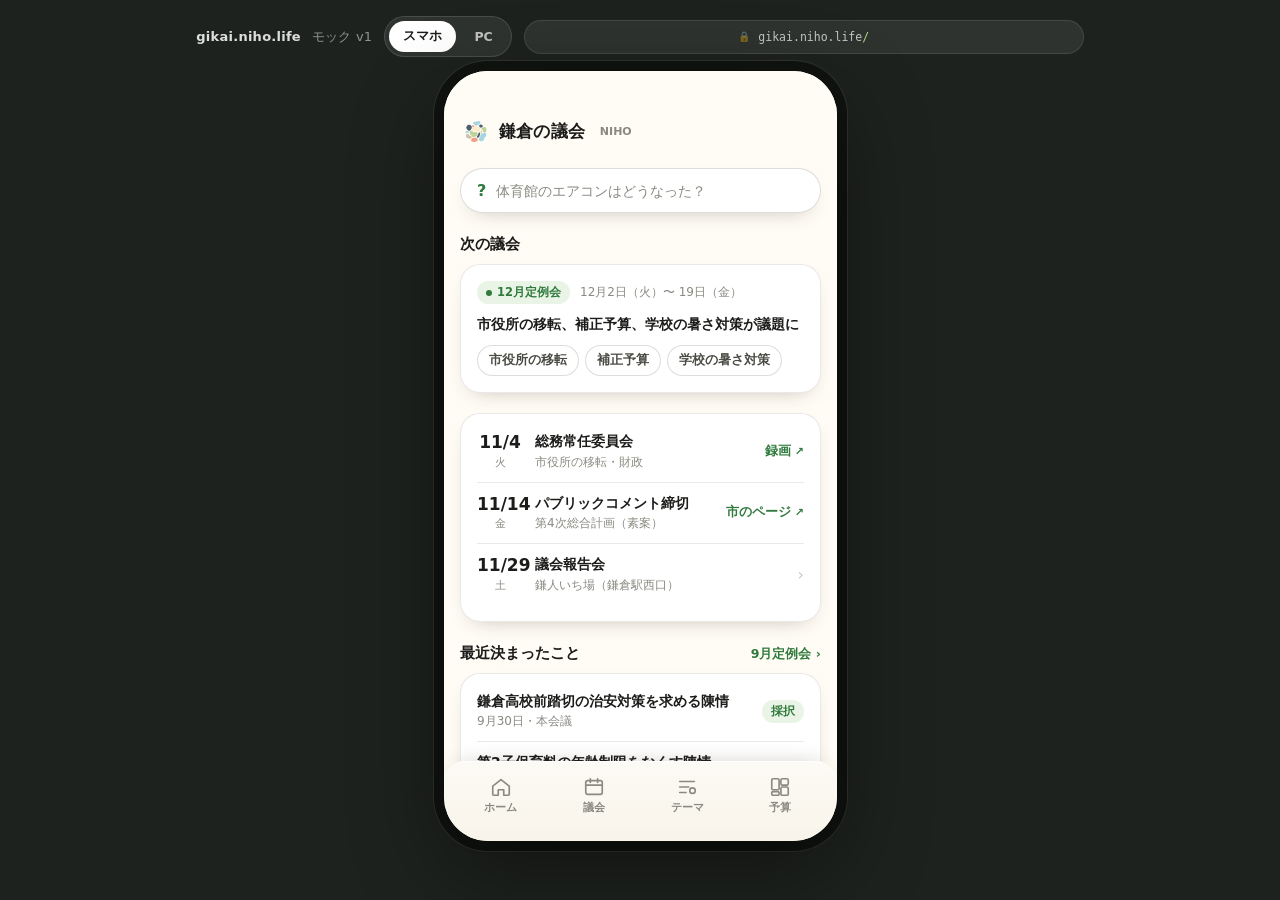
<file: docs/mock/gikai-v1.html>
<!doctype html>
<!--
  mock: gikai.niho.life v1（スマホ＋PC・切替で見比べ）
  論点: (1) ホームの「次の議会／最近決まったこと／テーマ／予算」の順と密度 (2) 定例会ページの「暮らしの言葉のトピック → 決まった/これから → 原文・録画」の 3 層
        (3) テーマページの経緯タイムラインと「ひとこと」（賛否＋100 字・返信なし）の置き方 (4) 予算ページの入口（ツリーマップ→款→事業、ひとりあたり・ひと月、去年から、お金はどこから）
  実数: 令和7年度 一般会計の款別・前年差・歳入・性質別（hihirohub download-hi/gov の抽出 JSON）、2025年9月定例会のトピック（download-hi/gikai の会議録と article-highlight.md）、
        市役所の移転の経緯（docs/research/01）。市民ひとりあたりは 809.7億円 ÷ 17.18万人 = 約47.1万円/年。
  見本（実データではない）: 12月定例会の日程と「次に起きること」の日付、款ごとの「主な事業」の行と金額（放課後かまくらっ子 4.56億円と修繕料の内訳だけ抽出 JSON）、採決の結果の「令和6年度決算」行、
        ひとことの集計（人数・割合）、「AI に聞く」の答えの文面、関心チップの中身。
  作っていない: 議員の一覧ページ・テーマの一覧ページ（ホームのテーマ欄だけ）、検索の結果画面、通知の設定、ログイン、PC の右レールの中身の一部（固定）、
        市役所の移転と学校の暑さ対策以外のテーマページ（カードは開くだけ）、款ページは 8 ブロック共通の雛形、CSV の書き出し、原文・録画の外部リンク（押しても遷移しない）。
  参照: docs/design/00-concept.md §5〜§8（F1 今回の議会・F2 テーマの経緯・F3 予算・F7 聞く・F9 ひとこと）、docs/research/04-data-sources.md、niho-app docs/design/design-guide.md（Morphoism・骨格は固い名詞）
-->
<html lang="ja">
<head>
<meta charset="utf-8">
<meta name="viewport" content="width=device-width, initial-scale=1">
<meta name="robots" content="noindex, nofollow">
<title>gikai.niho.life モック v1</title>
<style>
:root{
  --font:"Hiragino Maru Gothic ProN","Hiragino Sans","BIZ UDGothic",system-ui,-apple-system,sans-serif;
  --cream:#FFFCF5; --paper:#FFFFFF; --ink:#1C1C1A; --ink2:#4A4A44; --mute:#8A8A82;
  --line:rgba(60,45,30,.10); --line2:rgba(60,45,30,.16);
  --green:#4B9E5E; --green-ink:#2F7A3C; --green-soft:#EAF4E6; --green-soft2:#D9EBD3;
  --brown:#5D4335; --sand:#F6F0E2;
  --shadow:0 8px 22px -14px rgba(60,45,30,.45);
  --g1:#7CC083; --g2:#5FAA68; --g3:#45924F; --g4:#2F7A3C; --g5:#1E6230; --g6:#124A24;
  --o1:#CF9A30; --o2:#B07F22; --o3:#926716; --o4:#75510D; --o5:#5A3D07;
  --blue:#3B7DBE; --grey:#C9C6BC;
}
*,*::before,*::after{box-sizing:border-box;margin:0;padding:0}
html,body{min-height:100%}
body{font-family:var(--font);background:#1E221E;color:#fff;-webkit-font-smoothing:antialiased;padding:16px 12px 40px}
button{font-family:var(--font);cursor:pointer;border:0;background:none;color:inherit}
input,textarea{font-family:var(--font)}
a{color:inherit;text-decoration:none}

/* ===== stage ===== */
.stage{display:flex;flex-direction:column;align-items:center;gap:14px}
.bar{display:flex;align-items:center;justify-content:center;gap:12px;flex-wrap:wrap;width:min(1180px,100%)}
.bar__title{font-size:13px;font-weight:700;color:rgba(255,255,255,.85);letter-spacing:.02em}
.bar__title span{font-weight:400;color:rgba(255,255,255,.5);margin-left:6px}
.variant-switch{display:flex;gap:4px;background:rgba(255,255,255,.08);border:1px solid rgba(255,255,255,.12);border-radius:999px;padding:4px}
.variant-switch button{font-size:12.5px;font-weight:700;color:rgba(255,255,255,.7);padding:7px 14px;border-radius:999px;transition:background .15s,color .15s}
.variant-switch button.on{background:#fff;color:#1C1C1A}
.urlbar{display:flex;align-items:center;gap:8px;width:min(560px,100%);border-radius:999px;background:rgba(255,255,255,.08);border:1px solid rgba(255,255,255,.1);padding:9px 16px;font-size:11.5px;color:rgba(255,255,255,.72);font-family:ui-monospace,SFMono-Regular,Menlo,monospace;white-space:nowrap;overflow:hidden;justify-content:center}
.urlbar .lock{font-size:10px;opacity:.6}
.urlbar .u{overflow:hidden;text-overflow:ellipsis}
.urlbar .u b{font-weight:400;color:#B3D97D}
.scaler{transform-origin:top center}

/* ===== frames ===== */
.frame{position:relative;overflow:hidden;background:var(--cream);color:var(--ink)}
.frame.phone{width:393px;max-width:100%;height:812px;max-height:calc(100vh - 130px);border-radius:44px;box-shadow:0 30px 90px rgba(0,0,0,.45),0 0 0 10px #101310,0 0 0 11px rgba(255,255,255,.08)}
.frame.desktop{width:1180px;height:760px;border-radius:16px;box-shadow:0 30px 90px rgba(0,0,0,.45),0 0 0 1px rgba(255,255,255,.12)}
.app{position:absolute;inset:0;display:flex;flex-direction:column;container-type:inline-size;container-name:app}

/* ===== top bar ===== */
.topbar{flex:none;display:flex;align-items:center;gap:10px;padding:14px 18px 10px;background:var(--cream)}
.frame.phone .topbar{padding-top:46px}
.brand{display:flex;align-items:center;gap:9px}
.brand svg{width:28px;height:29px;flex:none}
.brand .t{font-size:17px;font-weight:700;letter-spacing:.01em}
.brand .s{font-size:11px;color:var(--mute);margin-left:6px;font-weight:600}
.topnav{display:none;margin-left:28px;gap:4px}
.topnav button{font-size:14px;font-weight:700;color:var(--ink2);padding:8px 14px;border-radius:999px}
.topnav button.on{background:var(--ink);color:#fff}
.topbar .sp{flex:1}
.topbar .ask-btn{display:none;align-items:center;gap:8px;background:#fff;border:1px solid var(--line2);border-radius:999px;padding:9px 14px;font-size:13px;color:var(--mute);width:300px;text-align:left}

/* ===== screens ===== */
.screens{flex:1;overflow:auto;-webkit-overflow-scrolling:touch;overscroll-behavior:contain}
.screens::-webkit-scrollbar{width:0;height:0}
.screen{display:none;padding:6px 16px 110px}
.screen.on{display:block}
.pagehead{display:flex;align-items:flex-start;gap:8px;margin:4px 0 14px}
.back{width:36px;height:36px;border-radius:999px;background:#fff;border:1px solid var(--line);display:flex;align-items:center;justify-content:center;flex:none;font-size:18px;color:var(--ink2);margin-left:-6px}
.pagehead h1{font-size:22px;font-weight:700;line-height:1.3;margin-top:4px}
.pagehead .sub{font-size:13px;color:var(--ink2);margin-top:4px;line-height:1.6}
h2.sec{font-size:15px;font-weight:700;margin:22px 0 10px;display:flex;align-items:baseline;gap:8px}
h2.sec:first-child{margin-top:4px}
h2.sec .more{margin-left:auto;font-size:12.5px;font-weight:600;color:var(--green-ink)}
.card{background:var(--paper);border:1px solid var(--line);border-radius:20px;padding:16px;box-shadow:var(--shadow)}
.card+.card{margin-top:10px}
.card.tap{cursor:pointer;transition:transform .15s,box-shadow .15s}
.card.tap:hover{transform:translateY(-1px);box-shadow:0 12px 26px -14px rgba(60,45,30,.5)}
.row{display:flex;align-items:center;gap:10px}
.pill{display:inline-flex;align-items:center;gap:5px;font-size:11.5px;font-weight:700;padding:4px 9px;border-radius:999px;background:var(--sand);color:var(--brown);white-space:nowrap}
.pill.go{background:var(--green-soft);color:var(--green-ink)}
.pill.soon{background:#FFF1DB;color:#8A5A12}
.pill.done{background:#EEF0F4;color:#4A5568}
.pill .dot{width:6px;height:6px;border-radius:50%;background:currentColor}
.chip{display:inline-flex;align-items:center;font-size:12.5px;font-weight:600;padding:6px 11px;border-radius:999px;background:#fff;border:1px solid var(--line2);color:var(--ink2);white-space:nowrap}
.chip.on{background:var(--ink);color:#fff;border-color:var(--ink)}
.chips{display:flex;gap:6px;flex-wrap:wrap}
.mute{color:var(--mute)} .small{font-size:12px} .xs{font-size:11.5px}
.ink2{color:var(--ink2)}
.btn{display:inline-flex;align-items:center;justify-content:center;gap:6px;font-size:14px;font-weight:700;padding:11px 18px;border-radius:999px;background:var(--green);color:#fff;transition:background .15s}
.btn:hover{background:var(--green-ink)}
.btn.sec{background:#fff;color:var(--ink);border:1px solid var(--line2)}
.btn.sm{font-size:12.5px;padding:7px 12px}
.ext{color:var(--green-ink);font-weight:600;font-size:12.5px;display:inline-flex;align-items:center;gap:4px}
.ext::after{content:"↗";font-size:11px}
.hr{height:1px;background:var(--line);margin:12px 0}
.num{font-variant-numeric:tabular-nums}

/* lists */
.list{display:flex;flex-direction:column}
.list .it{display:flex;align-items:center;gap:12px;padding:11px 0;border-top:1px solid var(--line)}
.list .it:first-child{border-top:0;padding-top:2px}
.list .it .t{flex:1;min-width:0}
.list .it .t b{display:block;font-size:14px;font-weight:700;line-height:1.4}
.list .it .t span{display:block;font-size:12px;color:var(--mute);margin-top:2px}
.list .it .v{font-weight:700;font-size:14px;white-space:nowrap}
.list .it .arrow{color:var(--grey);font-size:16px}
.date{width:46px;flex:none;text-align:center;line-height:1.1}
.date b{display:block;font-size:17px}
.date span{font-size:10.5px;color:var(--mute)}

/* hero */
.hero{background:linear-gradient(160deg,#FFFFFF 0%,#F4F8EE 100%);border:1px solid var(--line);border-radius:24px;padding:18px 18px 16px;box-shadow:var(--shadow)}
.hero .big{font-size:38px;font-weight:800;letter-spacing:-.01em;line-height:1.05;margin:6px 0 2px}
.hero .big small{font-size:16px;font-weight:700;margin-left:2px}
.hero .cap{font-size:12.5px;color:var(--ink2)}
.stat2{display:grid;grid-template-columns:repeat(2,minmax(0,1fr));gap:10px;margin-top:12px}
.stat2 .st{background:rgba(255,255,255,.75);border:1px solid var(--line);border-radius:16px;padding:10px 12px}
.stat2 .st b{display:block;font-size:19px;font-weight:800}
.stat2 .st span{font-size:11.5px;color:var(--mute)}

/* treemap */
.treemap{position:relative;width:100%;height:300px;border-radius:18px;overflow:hidden;background:var(--cream)}
.tile{position:absolute;border:2px solid var(--cream);border-radius:10px;padding:8px 9px;overflow:hidden;cursor:pointer;transition:filter .15s,transform .15s;color:#fff;display:flex;flex-direction:column;justify-content:flex-start}
.tile:hover{filter:brightness(1.07)}
.tile .n{font-size:13px;font-weight:700;line-height:1.25;word-break:keep-all}
.tile .a{font-size:12px;font-weight:700;margin-top:3px;opacity:.95}
.tile .k{font-size:10.5px;opacity:.75;margin-top:auto}
.tile.ink{color:var(--ink)}
.tile.tiny .a,.tile.tiny .k{display:none}
.tile.tiny .n{font-size:11px}
.tile.tiny2 .n{display:none}
.legend-note{font-size:11.5px;color:var(--mute);margin-top:8px}

/* bars */
.bars{display:flex;flex-direction:column;gap:9px}
.brow{display:grid;grid-template-columns:7.2em 1fr auto;align-items:center;gap:10px;font-size:13px}
.brow .n{font-weight:700;line-height:1.25}
.brow .n small{display:block;font-weight:400;color:var(--mute);font-size:11px}
.brow .bar{height:10px;border-radius:5px;background:#EFEBE2;position:relative;overflow:hidden}
.brow .bar i{position:absolute;left:0;top:0;bottom:0;border-radius:5px;background:var(--g4)}
.brow .v{font-weight:700;font-size:13px;white-space:nowrap}
.brow .v small{font-weight:400;color:var(--mute);margin-left:4px;font-size:11px}
/* diverging */
.div{display:flex;flex-direction:column;gap:7px}
.drow{display:grid;grid-template-columns:6.2em 1fr 4.6em;align-items:center;gap:8px;font-size:12.5px}
.drow .v{font-weight:700;font-size:12.5px;white-space:nowrap}
.drow .n{font-weight:700;text-align:right;line-height:1.2}
.drow .trk{position:relative;height:14px}
.drow .trk::before{content:"";position:absolute;left:50%;top:-3px;bottom:-3px;width:1px;background:var(--line2)}
.drow .trk i{position:absolute;top:1px;height:12px;border-radius:4px;background:var(--blue)}
/* stack */
.stack{display:flex;height:16px;border-radius:8px;overflow:hidden;gap:2px;background:var(--cream)}
.stack i{display:block;height:100%}
.stack-legend{display:grid;grid-template-columns:repeat(2,minmax(0,1fr));gap:6px 14px;margin-top:10px;font-size:12px}
.stack-legend .l{display:flex;align-items:center;gap:7px;min-width:0}
.stack-legend .l i{width:10px;height:10px;border-radius:3px;flex:none}
.stack-legend .l b{margin-left:auto;font-weight:700}

/* timeline */
.tl{position:relative;padding-left:22px}
.tl::before{content:"";position:absolute;left:7px;top:8px;bottom:8px;width:2px;background:var(--line2);border-radius:1px}
.tl .ev{position:relative;padding:0 0 18px}
.tl .ev::before{content:"";position:absolute;left:-19px;top:5px;width:10px;height:10px;border-radius:50%;background:#fff;border:2px solid var(--mute)}
.tl .ev.now::before{background:var(--green);border-color:var(--green);box-shadow:0 0 0 4px var(--green-soft)}
.tl .ev.next::before{background:#fff;border-style:dashed;border-color:var(--green-ink)}
.tl .ev .d{font-size:11.5px;font-weight:700;color:var(--mute);letter-spacing:.02em}
.tl .ev .h{font-size:14px;font-weight:700;line-height:1.45;margin-top:2px}
.tl .ev .p{font-size:12.5px;color:var(--ink2);line-height:1.6;margin-top:3px}
.tl .ev .who{margin-top:6px;display:flex;gap:5px;flex-wrap:wrap}
.who .w{font-size:11px;font-weight:700;padding:3px 8px;border-radius:999px;background:var(--sand);color:var(--brown)}
.who .w.city{background:#E8EEF6;color:#3A4D6B}
.who .w.ppl{background:var(--green-soft);color:var(--green-ink)}

/* topic cards (session) */
.tcard .head{display:flex;gap:10px;align-items:flex-start;cursor:pointer}
.tcard .no{width:28px;height:28px;border-radius:999px;background:var(--green-soft);color:var(--green-ink);font-weight:800;font-size:13px;display:flex;align-items:center;justify-content:center;flex:none;margin-top:1px}
.tcard h3{font-size:15.5px;font-weight:700;line-height:1.4}
.tcard .lead{font-size:13px;color:var(--ink2);line-height:1.6;margin-top:4px}
.tcard .body{display:none;margin-top:12px}
.tcard.open .body{display:block}
.tcard .caret{margin-left:auto;color:var(--grey);font-size:18px;transition:transform .2s;flex:none}
.tcard.open .caret{transform:rotate(180deg)}
.qa{border-left:3px solid var(--green-soft2);padding:2px 0 2px 10px;margin:8px 0}
.qa .q{font-size:13px;font-weight:700}
.qa .a{font-size:13px;color:var(--ink2);margin-top:3px;line-height:1.6}
.qa .a b{color:var(--ink)}
.links{display:flex;gap:14px;flex-wrap:wrap;margin-top:10px;align-items:center}

/* vote */
.vote{display:grid;grid-template-columns:1fr 1fr 1fr;gap:8px}
.vote button{border:1.5px solid var(--line2);background:#fff;border-radius:16px;padding:12px 6px;font-size:13.5px;font-weight:700;color:var(--ink2);transition:all .15s}
.vote button.on{border-color:var(--green);background:var(--green-soft);color:var(--green-ink)}
.ta{width:100%;border:1.5px solid var(--line2);border-radius:16px;padding:12px;font-size:14px;line-height:1.6;resize:none;margin-top:10px;background:#fff;color:var(--ink)}
.ta:focus{outline:2px solid var(--green);border-color:transparent}
.cnt{text-align:right;font-size:11.5px;color:var(--mute);margin-top:4px}
.res{display:none;margin-top:12px}
.res.on{display:block}
.res .st{display:flex;height:12px;border-radius:6px;overflow:hidden;gap:2px}
.res .st i{display:block}
.res .lg{display:flex;justify-content:space-between;font-size:12px;margin-top:6px;color:var(--ink2)}
.res .lg b{color:var(--ink)}
.meta-row{display:flex;gap:8px;align-items:center;flex-wrap:wrap;font-size:12px;color:var(--mute);margin-top:10px}
.meta-row .m{display:inline-flex;align-items:center;gap:5px;background:var(--sand);color:var(--brown);padding:4px 9px;border-radius:999px;font-weight:700;font-size:11.5px}

/* search */
.search{display:flex;align-items:center;gap:10px;background:#fff;border:1px solid var(--line2);border-radius:999px;padding:12px 16px;box-shadow:var(--shadow)}
.search input{flex:1;border:0;outline:0;font-size:14px;background:transparent;color:var(--ink);min-width:0}
.search input::placeholder{color:var(--mute)}
.search .ic{color:var(--green-ink);font-weight:800}
.answer{background:#fff;border:1px solid var(--line);border-radius:20px;padding:16px;box-shadow:var(--shadow)}
.answer .q{font-size:15px;font-weight:700}
.answer .a{font-size:14px;line-height:1.75;margin-top:10px;color:var(--ink2)}
.answer .a b{color:var(--ink)}
.src{margin-top:12px;display:flex;flex-direction:column;gap:6px}
.src a{font-size:12.5px;color:var(--green-ink);font-weight:600;display:flex;gap:6px;align-items:center}
.src a::before{content:"";width:6px;height:6px;border-radius:50%;background:var(--green);flex:none}

/* home blocks */
.next{display:grid;grid-template-columns:1fr;gap:10px}
.budget-mini{display:flex;align-items:center;gap:14px}
.budget-mini .mini{flex:1}
.budget-mini .big{font-size:24px;font-weight:800;line-height:1.1}
.budget-mini .big small{font-size:13px;font-weight:700;margin-left:2px}
.mini-stack{display:flex;height:12px;border-radius:6px;overflow:hidden;gap:2px;margin-top:10px}
.mini-stack i{display:block}
.theme-grid{display:grid;grid-template-columns:1fr 1fr;gap:8px}
.theme{background:#fff;border:1px solid var(--line);border-radius:18px;padding:12px 13px;box-shadow:var(--shadow);cursor:pointer;min-height:92px;display:flex;flex-direction:column;gap:6px}
.theme b{font-size:14px;line-height:1.35}
.theme .pill{align-self:flex-start;margin-top:auto}
.theme.off{cursor:default}

/* dock */
.dock{flex:none;display:flex;justify-content:center;background:linear-gradient(180deg,rgba(252,250,244,.97),rgba(248,244,234,.98));border-top:1px solid rgba(255,255,255,.9);border-radius:22px 22px 0 0;box-shadow:0 -8px 24px -16px rgba(60,45,30,.4);padding:6px 10px 18px}
.dock .in{display:flex;width:100%;max-width:640px}
.dock button{flex:1;display:flex;flex-direction:column;align-items:center;gap:3px;padding:8px 6px;border-radius:14px;font-size:10.5px;font-weight:700;color:var(--mute)}
.dock button svg{width:22px;height:22px;stroke:currentColor;fill:none;stroke-width:1.8;stroke-linecap:round;stroke-linejoin:round}
.dock button.on{color:var(--green-ink)}
.dock button.on svg{stroke-width:2.2}

/* desktop (container) */
.rail{display:none}
@container app (min-width: 860px){
  .topbar{padding:16px 36px 12px;border-bottom:1px solid var(--line)}
  .topnav{display:flex}
  .topbar .ask-btn{display:flex}
  .dock{display:none}
  .screen{padding:22px 36px 60px;max-width:1120px;margin:0 auto}
  .pagehead h1{font-size:28px}
  .two{display:grid;grid-template-columns:minmax(0,1fr) 340px;gap:28px;align-items:start}
  .rail{display:block;position:sticky;top:0}
  .treemap{height:420px}
  .tile .n{font-size:15px}.tile .a{font-size:13.5px}.tile .k{font-size:11.5px}
  .theme-grid{grid-template-columns:repeat(3,1fr)}
  .next{grid-template-columns:1fr 1fr}
  .stat2{grid-template-columns:repeat(4,minmax(0,1fr))}
  .hero .big{font-size:46px}
  .budget-cols{display:grid;grid-template-columns:repeat(2,minmax(0,1fr));gap:16px;align-items:start}
  .budget-cols .card+.card{margin-top:0}
  .hide-d{display:none}
  .home-search{max-width:560px}
}
</style>
</head>
<body>
<div class="stage">
  <div class="bar">
    <div class="bar__title">gikai.niho.life <span>モック v1</span></div>
    <div class="variant-switch">
      <button data-frame="phone" class="on">スマホ</button>
      <button data-frame="desktop">PC</button>
    </div>
    <div class="urlbar"><span class="lock">🔒</span><span class="u" id="url"></span></div>
  </div>

  <div class="scaler" id="scaler">
  <div class="frame phone" id="frame">
    <div class="app" id="app">

      <div class="topbar">
        <div class="brand" onclick="go('home')" style="cursor:pointer"><svg aria-hidden="true" viewBox="0 0 462 473" fill="none" xmlns="http://www.w3.org/2000/svg">
<g clip-path="url(#clip0_1644_5)">
<path d="M302.558 171.957C298.265 171.411 288.441 164.836 285.967 159.527C282.376 151.836 283.444 136.553 287.422 130.797C292.104 124.023 309.86 116.233 317.064 120.252C324.244 124.272 328.174 127.745 335.087 132.285C343.504 137.818 346.415 150.794 336.979 162.107C322.837 179.052 311.315 173.048 302.558 171.957Z" fill="#4D5E71"/>
<path d="M358.859 165.134C375.014 160.296 393.231 169.798 401.261 185.304C409.29 200.811 407.713 220.733 399.296 236.066C397.064 240.11 394.347 243.955 390.806 246.809C387.531 249.438 383.698 251.126 379.842 252.639C373.316 255.194 365.821 257.303 359.611 254.028C353.789 250.952 350.806 243.906 349.787 237.108C349.399 234.503 349.229 231.823 348.38 229.317C345.105 219.518 333.608 216.317 326.791 208.849C320.096 201.481 318.592 189.373 323.298 180.367C327.98 171.361 339.187 171.039 358.883 165.159L358.859 165.134Z" fill="#BCD499"/>
<path d="M354.808 385.596C342.122 396.289 307.701 400.11 297.464 393.238C287.228 386.39 275.318 377.98 274.76 365.128C273.717 341.881 292.419 345.925 298.726 328.806C303.043 317.096 295.96 297.223 315.512 279.632C337.537 259.809 340.763 270.254 356.142 266.93C367.422 264.498 388.574 257.03 397.282 267.773C412.152 286.108 402.207 315.26 377.78 330.964C353.426 346.62 374.917 368.701 354.832 385.596H354.808Z" fill="#A8D5E2"/>
<path d="M260.182 338.11C251.886 340.665 244.391 331.386 244.391 326.772C244.391 316.947 257.392 309.628 265.349 287.969C266.562 284.669 270.758 268.121 272.966 265.441C275.173 262.737 282.135 254.946 285.579 254.946C296.543 254.946 301.007 262.786 300.061 269.808C298.46 281.617 293.002 295.387 289.727 306.824C288.854 309.851 288.32 316.699 286.913 319.502C282.523 328.384 269.472 335.232 260.182 338.11Z" fill="#4D5E71"/>
<path d="M224.863 227.134C212.783 225.894 211.522 234.925 183.02 224.355C175.888 221.701 161.455 216.094 161.455 201.208C161.455 165.828 189.812 174.959 216.931 161.884C248.223 146.799 278.374 159.03 295.282 179.548C306.828 193.566 307.75 226.216 288.441 237.108C262.583 251.696 244.342 229.144 224.839 227.134H224.863Z" fill="#FAEBCC"/>
<path d="M207.131 76.264C232.043 73.6589 262.243 66.2407 266.221 65.5708C281.455 63.065 302.316 69.2179 304.062 87.1308C305.008 96.906 300.812 106.681 294.141 113.777C279.975 128.837 253.074 137.644 228.429 141.986C217.707 143.872 211.497 130.424 201.115 127.125C179.429 120.228 176.591 79.4397 207.107 76.2392L207.131 76.264Z" fill="#A8D5E2"/>
<path d="M130.867 218.674C116.774 221.651 98.4839 231.699 85.2152 205.252C72.5045 179.896 61.322 180.293 78.2049 148.834C84.9969 136.18 96.8101 124.817 110.904 124.718C118.326 124.669 125.385 127.745 132.177 130.772C135.67 132.31 139.139 133.873 142.632 135.411C147.896 137.743 153.353 140.224 157.089 144.665C164.027 152.902 163.105 165.431 159.442 175.628C155.464 186.669 154.372 213.687 130.843 218.674H130.867Z" fill="#4D5E71"/>
<path d="M125.506 302.879C131.862 307.866 141.273 305.137 148.648 308.338C155.173 311.141 159.151 318.485 159.369 325.73C159.563 332.974 156.483 339.995 152.116 345.677C143.675 356.693 128.563 363.466 115.925 358.107C109.254 355.254 104.087 349.498 97.465 346.496C93.4384 344.66 88.9993 343.94 84.8999 342.303C74.0327 338.011 65.9793 327.02 65.009 315.136C64.5239 309.231 65.6397 303.326 67.2407 297.645C69.8362 288.39 74.5178 278.714 83.2504 275.117C91.7161 271.619 101.662 275.117 108.672 281.071C115.706 287.026 118.35 297.248 125.482 302.855L125.506 302.879Z" fill="#CFC1AC"/>
<path d="M216.082 405.171C200.388 409.563 183.554 408.769 168.272 402.939C163.59 401.152 158.908 398.795 155.512 394.826C146.901 384.703 149.958 367.187 158.86 357.362C167.762 347.538 180.643 343.642 193.014 340.963C208.757 337.539 226.028 335.703 240 344.387C246.695 348.555 252.201 355.005 255.549 362.647C259.818 372.397 260.182 384.976 253.972 393.387C247.374 402.318 235.246 399.813 216.082 405.171Z" fill="#F09B84"/>
<path d="M231.946 316.699C221.2 324.563 211.74 326.871 198.714 329.203C185.688 331.535 169.654 326.871 164.851 314.267C157.622 295.312 143.31 303.053 132.613 283.329C121.139 262.191 124.657 240.408 136.373 229.739C149.763 217.558 168.223 224.554 175.961 230.608C191.34 242.616 193.79 252.837 204.39 248.124C232.334 235.719 250.672 246.213 257.101 264.275C265.008 286.455 241.916 309.405 231.97 316.674L231.946 316.699Z" fill="#BCD499"/>
<path d="M95.0391 256.733C87.6164 260.653 80.5333 264.349 72.577 266.979C69.7389 267.922 66.5855 268.542 63.7959 267.426C60.8365 266.235 58.9202 263.258 57.6831 260.256C55.9366 255.988 55.2089 251.324 55.5727 246.709C56.0579 240.482 58.9202 234.056 64.3053 231.079C68.1379 228.97 87.4466 226.613 91.7886 226.961C100.594 227.655 118.884 232.468 115.536 247.528C113.256 257.874 102.243 252.887 95.0148 256.733H95.0391Z" fill="#A8D5E2"/>
<path d="M314.081 255.691C308.89 255.715 304.402 250.753 303.965 245.394C303.529 240.035 306.585 234.776 310.927 231.823C315.269 228.871 320.678 227.978 325.869 228.35C328.077 228.499 330.406 228.945 332.104 230.384C333.292 231.402 334.093 232.841 334.845 234.23C335.936 236.264 337.076 238.398 337.125 240.705C337.173 243.261 335.912 245.692 334.214 247.553C329.726 252.515 322.959 255.591 314.056 255.666L314.081 255.691Z" fill="#CFC1AC"/>
<path d="M183.166 166.474C175.428 166.722 171.668 164.737 169.242 157.914C167.568 153.2 163.663 141.961 166.719 138.041C171.401 132.062 182.947 136.528 187.241 137.892C194.251 140.125 199.418 143.747 204.196 149.454C205.555 151.091 206.719 153.299 206.04 155.309C205.288 157.467 192.529 166.151 183.19 166.474H183.166Z" fill="#F09B84"/>
</g>
<defs>
<clipPath id="clip0_1644_5">
<rect width="351" height="342.9" fill="white" transform="translate(55.5 65.0498)"/>
</clipPath>
</defs>
</svg>
<span class="t">鎌倉の議会</span><span class="s">NIHO</span></div>
        <nav class="topnav" id="topnav">
          <button data-nav="home" onclick="go('home')">ホーム</button>
          <button data-nav="session" onclick="go('session')">議会</button>
          <button data-nav="topic" onclick="go('topic-cityhall')">テーマ</button>
          <button data-nav="budget" onclick="go('budget')">予算</button>
          <button data-nav="member" onclick="go('member')">議員</button>
        </nav>
        <div class="sp"></div>
        <button class="ask-btn" onclick="go('ask')"><span style="color:var(--green-ink);font-weight:800">?</span> 体育館のエアコンはどうなった？</button>
      </div>

      <main class="screens" id="screens">

        <!-- ================= HOME ================= -->
        <section class="screen on" data-route="home">
          <div class="search home-search" onclick="go('ask')" style="cursor:pointer;margin:6px 0 4px">
            <span class="ic">?</span><input type="text" placeholder="体育館のエアコンはどうなった？" readonly>
          </div>

          <h2 class="sec">次の議会</h2>
          <div class="next">
            <div class="card tap" onclick="go('session')">
              <div class="row"><span class="pill go"><span class="dot"></span>12月定例会</span><span class="small mute">12月2日（火）〜 19日（金）</span></div>
              <div style="margin-top:10px;font-size:14px;font-weight:700;line-height:1.5">市役所の移転、補正予算、学校の暑さ対策が議題に</div>
              <div class="chips" style="margin-top:10px"><span class="chip">市役所の移転</span><span class="chip">補正予算</span><span class="chip">学校の暑さ対策</span></div>
            </div>
            <div class="card">
              <div class="list">
                <div class="it"><div class="date"><b>11/4</b><span>火</span></div><div class="t"><b>総務常任委員会</b><span>市役所の移転・財政</span></div><span class="ext">録画</span></div>
                <div class="it"><div class="date"><b>11/14</b><span>金</span></div><div class="t"><b>パブリックコメント締切</b><span>第4次総合計画（素案）</span></div><span class="ext">市のページ</span></div>
                <div class="it"><div class="date"><b>11/29</b><span>土</span></div><div class="t"><b>議会報告会</b><span>鎌人いち場（鎌倉駅西口）</span></div><span class="arrow">›</span></div>
              </div>
            </div>
          </div>

          <h2 class="sec">最近決まったこと <button class="more" onclick="go('session')">9月定例会 ›</button></h2>
          <div class="card">
            <div class="list">
              <div class="it" onclick="go('session')" style="cursor:pointer"><div class="t"><b>鎌倉高校前踏切の治安対策を求める陳情</b><span>9月30日・本会議</span></div><span class="pill go">採択</span></div>
              <div class="it" onclick="go('session')" style="cursor:pointer"><div class="t"><b>第2子保育料の年齢制限をなくす陳情</b><span>9月30日・本会議</span></div><span class="pill go">採択</span></div>
              <div class="it" onclick="go('session')" style="cursor:pointer"><div class="t"><b>令和6年度の決算</b><span>9月30日・本会議</span></div><span class="pill done">認定</span></div>
            </div>
          </div>

          <h2 class="sec">テーマ</h2>
          <div class="theme-grid">
            <div class="theme" onclick="go('topic-cityhall')"><b>市役所の移転</b><span class="small mute">御成町か、深沢か</span><span class="pill soon"><span class="dot"></span>12月に動き</span></div>
            <div class="theme" onclick="go('topic-heat')"><b>学校の暑さ対策</b><span class="small mute">体育館のエアコン</span><span class="pill go"><span class="dot"></span>予算化へ</span></div>
            <div class="theme off"><b>下水道の老朽化</b><span class="small mute">25% が耐用年数超え</span><span class="pill">270〜360億円</span></div>
            <div class="theme off"><b>観光と暮らし</b><span class="small mute">鎌高前踏切・宿泊税</span><span class="pill go"><span class="dot"></span>陳情を採択</span></div>
            <div class="theme off"><b>産科と子育て</b><span class="small mute">お産できる病院が1か所に</span><span class="pill">質問 4件</span></div>
            <div class="theme off"><b>ごみの行き先</b><span class="small mute">逗子市へ委託</span><span class="pill">令和16年度まで</span></div>
          </div>

          <h2 class="sec">予算 <button class="more" onclick="go('budget')">くわしく ›</button></h2>
          <div class="card tap" onclick="go('budget')">
            <div class="budget-mini">
              <div class="mini">
                <div class="small mute">2025年度 鎌倉市の予算</div>
                <div class="big">810<small>億円</small></div>
                <div class="mini-stack" id="miniStack"></div>
                <div class="xs mute" style="margin-top:6px">福祉・子育て・医療が 4 割。市民ひとりあたり 月 3.9 万円</div>
              </div>
            </div>
          </div>
        </section>

        <!-- ================= SESSION ================= -->
        <section class="screen" data-route="session">
          <div class="pagehead">
            <button class="back" onclick="back()">‹</button>
            <div><h1>9月定例会</h1><div class="sub">2025年9月3日（水）〜 30日（火）・本会議 7日間・一般質問 18人</div></div>
          </div>

          <div class="two">
          <div>
          <h2 class="sec">暮らしに関わる 5 つのトピック</h2>

          <div class="card tcard open" id="t1">
            <div class="head" onclick="toggle('t1')"><span class="no">1</span><div style="flex:1;min-width:0"><h3>市役所は「2 拠点」に？ 両輪案が登場</h3><div class="lead">御成町に市長室と議会を残し、8 割の機能を深沢へ。条例改正なしで進める案に、議会から異論。</div></div><span class="caret">⌄</span></div>
            <div class="body">
              <div class="row" style="gap:6px;flex-wrap:wrap"><span class="pill soon"><span class="dot"></span>まだこれから</span><span class="pill">12月定例会で続き</span></div>
              <div class="qa"><div class="q">吉岡和江議員・くりはらえりこ議員</div><div class="a">「これまでの議論をないがしろにする進め方ではないか」「住民投票を行うべき」と反発。総務省への見解確認の経緯を追及。</div></div>
              <div class="qa"><div class="q">市長</div><div class="a">「いつ起こるか分からない災害への備えを早急に講じる必要がある」として<b>両輪案を進める姿勢</b>。</div></div>
              <div class="links"><span class="ext">会議録 9/5</span><span class="ext">録画</span><button class="btn sm sec" onclick="go('topic-cityhall')">テーマの経緯</button></div>
            </div>
          </div>

          <div class="card tcard" id="t2">
            <div class="head" onclick="toggle('t2')"><span class="no">2</span><div style="flex:1;min-width:0"><h3>避難所が暑すぎる。体育館にエアコンは？</h3><div class="lead">7月の津波警報と9月の台風15号をふり返り、避難所の暑さとペット同行避難が議題に。</div></div><span class="caret">⌄</span></div>
            <div class="body">
              <div class="row" style="gap:6px;flex-wrap:wrap"><span class="pill go"><span class="dot"></span>決まった方向</span><span class="pill">2026年度の予算化を目指す</span></div>
              <div class="qa"><div class="q">細川まなか議員</div><div class="a">「猛暑の影響は子どもたちの生活にも大きく影響している」。体育館にエアコンがあれば休み時間も過ごせる、と設置を要望。</div></div>
              <div class="qa"><div class="q">市</div><div class="a">「喫緊の課題」と認め、<b>「少なくとも令和8年度の予算化を目指している」</b>と答弁。</div></div>
              <div class="links"><span class="ext">会議録 9/5</span><span class="ext">録画</span><button class="btn sm sec" onclick="go('topic-heat')">テーマの経緯</button></div>
            </div>
          </div>

          <div class="card tcard" id="t3">
            <div class="head" onclick="toggle('t3')"><span class="no">3</span><div style="flex:1;min-width:0"><h3>下水道管の 25% が耐用年数を超えている</h3><div class="lead">123km が 50 年超。全部直すと 270〜360 億円。八潮市の陥没事故を受けて優先順位を問う声。</div></div><span class="caret">⌄</span></div>
            <div class="body">
              <div class="row" style="gap:6px;flex-wrap:wrap"><span class="pill soon"><span class="dot"></span>まだこれから</span></div>
              <div class="qa"><div class="q">長嶋竜弘議員</div><div class="a">市内の下水管の約 25%、123km が耐用年数の 50 年を超えていることを市が答弁。</div></div>
              <div class="qa"><div class="q">岡田かずのり議員</div><div class="a">「新庁舎建設よりも、こうしたインフラ維持を優先すべきではないか」。</div></div>
              <div class="links"><span class="ext">会議録 9/8</span><span class="ext">録画</span></div>
            </div>
          </div>

          <div class="card tcard" id="t4">
            <div class="head" onclick="toggle('t4')"><span class="no">4</span><div style="flex:1;min-width:0"><h3>鎌高前踏切、観光客の増加で治安が悪化</h3><div class="lead">車道への飛び出し、私有地への侵入、ごみの放置。住民からの陳情を議会が全会一致で採択。</div></div><span class="caret">⌄</span></div>
            <div class="body">
              <div class="row" style="gap:6px;flex-wrap:wrap"><span class="pill go"><span class="dot"></span>陳情を採択（全会一致）</span></div>
              <div class="qa"><div class="q">上野学議員・大石香議員</div><div class="a">近隣の生活が脅かされている現状を訴え、警察官の常駐要請や防犯カメラの設置を求めた。</div></div>
              <div class="qa"><div class="q">市長</div><div class="a">「看過できない状況」として、<b>早急な改善を約束</b>。</div></div>
              <div class="links"><span class="ext">会議録 9/9</span><span class="ext">録画</span></div>
            </div>
          </div>

          <div class="card tcard" id="t5">
            <div class="head" onclick="toggle('t5')"><span class="no">5</span><div style="flex:1;min-width:0"><h3>お産できる病院が市内 1 か所に。第2子の保育料も</h3><div class="lead">分娩施設の 1 つが令和8年で終了。妊産婦の交通費補助を求める声と、第2子保育料の年齢制限をなくす陳情が採択。</div></div><span class="caret">⌄</span></div>
            <div class="body">
              <div class="row" style="gap:6px;flex-wrap:wrap"><span class="pill go"><span class="dot"></span>陳情を採択</span><span class="pill soon"><span class="dot"></span>交通費補助はこれから</span></div>
              <div class="qa"><div class="q">大石香議員・前川綾子議員</div><div class="a">妊産婦への交通費補助や不安解消のための施策を強く要望。</div></div>
              <div class="links"><span class="ext">会議録 9/10</span><span class="ext">録画</span></div>
            </div>
          </div>
          </div>

          <aside class="rail">
            <h2 class="sec">採決の結果</h2>
            <div class="card">
              <div class="list">
                <div class="it"><div class="t"><b>令和6年度 一般会計の決算</b><span>9月30日</span></div><span class="pill done">認定・賛成多数</span></div>
                <div class="it"><div class="t"><b>鎌高前踏切の治安対策を求める陳情</b><span>9月30日</span></div><span class="pill go">採択・全会一致</span></div>
                <div class="it"><div class="t"><b>第2子保育料の年齢制限撤廃を求める陳情</b><span>9月30日</span></div><span class="pill go">採択</span></div>
              </div>
              <div class="hr"></div>
              <span class="ext">議案と陳情のすべて（市のページ）</span>
            </div>
            <h2 class="sec">日程</h2>
            <div class="card">
              <div class="list">
                <div class="it"><div class="date"><b>9/3</b><span>水</span></div><div class="t"><b>開会・議案の説明</b></div></div>
                <div class="it"><div class="date"><b>9/4</b><span>木</span></div><div class="t"><b>一般質問</b><span>〜 9/11・18人</span></div></div>
                <div class="it"><div class="date"><b>9/30</b><span>火</span></div><div class="t"><b>採決・閉会</b></div></div>
              </div>
            </div>
          </aside>
          </div>
        </section>

        <!-- ================= TOPIC: CITY HALL ================= -->
        <section class="screen" data-route="topic-cityhall">
          <div class="pagehead">
            <button class="back" onclick="back()">‹</button>
            <div><h1>市役所の移転</h1><div class="sub">御成町に残すか、深沢へ移すか。8 年ごしの論点。</div></div>
          </div>
          <div class="row" style="gap:6px;flex-wrap:wrap;margin-bottom:14px"><span class="pill soon"><span class="dot"></span>12月定例会で動き</span><span class="pill">市役所</span><span class="pill">防災</span><span class="pill">財政</span></div>

          <div class="two">
          <div>
          <h2 class="sec">いまの論点</h2>
          <div class="card">
            <div class="list">
              <div class="it"><div class="t"><b>両輪案で進めてよいか</b><span>市: 災害への備えを急ぐ ／ 議会: 条例改正を避ける手法は強引</span></div></div>
              <div class="it"><div class="t"><b>住民投票をするか</b><span>2018年に 8,270 筆の直接請求は否決。市長選で両候補の争点に</span></div></div>
              <div class="it"><div class="t"><b>2 拠点の費用と使い勝手</b><span>二重行政になるのか。深沢の浸水・渋滞の心配</span></div></div>
            </div>
          </div>

          <h2 class="sec">経緯</h2>
          <div class="card">
            <div class="tl">
              <div class="ev"><div class="d">2018</div><div class="h">住民投票を求める直接請求（8,270 筆）</div><div class="p">市議会は住民投票条例案を否決。</div><div class="who"><span class="w ppl">市民</span><span class="w">議会</span></div></div>
              <div class="ev"><div class="d">2022.12</div><div class="h">市役所の位置を変える条例案、16 対 10 で否決</div><div class="p">可決には 3 分の 2（18 人）の賛成が必要だった。</div><div class="who"><span class="w">議会</span></div></div>
              <div class="ev"><div class="d">2025.8</div><div class="h">市の説明会に延べ 183 人、パブコメ 85 通</div><div class="p">「市民全体に信を問わずに進めている」など反対の声と、早期移転を求める声の両方。</div><div class="who"><span class="w city">市</span><span class="w ppl">市民</span></div></div>
              <div class="ev now"><div class="d">2025.9</div><div class="h">9月定例会で市長が「両輪案」を表明</div><div class="p">現在地に市長室と議会、深沢に約 8 割の機能。条例改正を行わずに進める案。議員から「住民投票を」の声。</div><div class="who"><span class="w city">市</span><span class="w">議会</span></div><div class="links" style="margin-top:8px"><button class="btn sm sec" onclick="go('session')">9月定例会のまとめ</button><span class="ext">会議録 9/5</span></div></div>
              <div class="ev"><div class="d">2025.10</div><div class="h">市長選。両輪案を進める現職が 52.7%、撤回と住民投票を掲げた候補が 41.5%</div><div class="p">投票率 40.9%。</div><div class="who"><span class="w ppl">市民</span></div></div>
              <div class="ev"><div class="d">2025.12</div><div class="h">市が「両輪体制」の方針を策定</div><div class="who"><span class="w city">市</span></div></div>
              <div class="ev next"><div class="d">次</div><div class="h">12月定例会（12/2〜）で質疑</div><div class="p">総務常任委員会は 11/4。</div></div>
            </div>
          </div>
          </div>

          <aside class="rail">
          <h2 class="sec">関連</h2>
          <div class="card">
            <div class="list">
              <div class="it" onclick="goKan('somu')" style="cursor:pointer"><div class="t"><b>本庁舎等整備事業</b><span>2025年度予算・市役所の運営（総務費）</span></div><span class="v num">3.3億円</span><span class="arrow">›</span></div>
              <div class="it"><div class="t"><b>市役所の位置を変える条例案</b><span>2022年12月定例会</span></div><span class="pill done">否決</span></div>
              <div class="it"><div class="t"><b>住民投票条例案</b><span>2018年・直接請求</span></div><span class="pill done">否決</span></div>
            </div>
          </div>
          <h2 class="sec">発言した議員</h2>
          <div class="chips"><span class="chip">吉岡和江</span><span class="chip">くりはらえりこ</span><span class="chip">岡田かずのり</span><span class="chip">長嶋竜弘</span><span class="chip">＋6人</span></div>

          <h2 class="sec">ひとこと</h2>
          <div class="card">
            <div style="font-size:14px;font-weight:700;line-height:1.5">両輪案（2 拠点）で進めることに</div>
            <div class="vote" style="margin-top:12px">
              <button onclick="vote(this,'y')">賛成</button><button onclick="vote(this,'n')">反対</button><button onclick="vote(this,'u')">わからない</button>
            </div>
            <textarea class="ta" rows="3" maxlength="100" placeholder="理由をひとこと（100字まで）" oninput="this.nextElementSibling.textContent=this.value.length+' / 100'"></textarea>
            <div class="cnt">0 / 100</div>
            <div class="row" style="margin-top:10px;gap:10px"><button class="btn" onclick="sendVote(this)">送る</button><span class="xs mute">ニックネームで表示・返信はありません</span></div>
            <div class="res" id="voteRes">
              <div class="st"><i style="width:38%;background:var(--g4)"></i><i style="width:44%;background:var(--o2)"></i><i style="width:18%;background:var(--grey)"></i></div>
              <div class="lg"><span>賛成 <b>38%</b></span><span>反対 <b>44%</b></span><span>わからない <b>18%</b></span></div>
              <div class="xs mute" style="margin-top:6px">213 人（あなたを含む）</div>
            </div>
            <div class="meta-row"><span class="m">届け先　市議会の各会派</span><span class="m">11/28 まで</span></div>
          </div>
          </aside>
          </div>
        </section>

        <!-- ================= TOPIC: SCHOOL HEAT ================= -->
        <section class="screen" data-route="topic-heat">
          <div class="pagehead">
            <button class="back" onclick="back()">‹</button>
            <div><h1>学校の暑さ対策</h1><div class="sub">体育館にエアコンを。避難所としての備えも。</div></div>
          </div>
          <div class="row" style="gap:6px;flex-wrap:wrap;margin-bottom:14px"><span class="pill go"><span class="dot"></span>2026年度の予算化を目指す（市の答弁）</span><span class="pill">学校</span><span class="pill">防災</span></div>

          <div class="two">
          <div>
          <h2 class="sec">経緯</h2>
          <div class="card">
            <div class="tl">
              <div class="ev"><div class="d">2025.7.30</div><div class="h">津波警報で多くの人が学校や市役所へ避難</div><div class="p">体育館の暑さが課題に。ペットを連れた避難でもトラブル。</div><div class="who"><span class="w ppl">市民</span></div></div>
              <div class="ev now"><div class="d">2025.9.5</div><div class="h">9月定例会で細川まなか議員が体育館のエアコン設置を質問</div><div class="p">市は「喫緊の課題」と認め、「少なくとも令和8年度の予算化を目指している」と答弁。</div><div class="who"><span class="w">議会</span><span class="w city">市</span></div><div class="links" style="margin-top:8px"><button class="btn sm sec" onclick="go('member')">細川まなか議員</button><span class="ext">会議録 9/5</span><span class="ext">録画</span></div></div>
              <div class="ev next"><div class="d">次</div><div class="h">2026年2月定例会で 2026年度予算案</div><div class="p">教育費（2025年度 78.6億円）の中に入るかを確認。</div></div>
            </div>
          </div>
          </div>
          <aside class="rail">
          <h2 class="sec">関連</h2>
          <div class="card">
            <div class="list">
              <div class="it" onclick="goKan('kyoiku')" style="cursor:pointer"><div class="t"><b>学校・教育（教育費）</b><span>2025年度予算</span></div><span class="v num">78.6億円</span><span class="arrow">›</span></div>
              <div class="it"><div class="t"><b>防災（津波・台風・避難所）</b><span>テーマ</span></div><span class="arrow">›</span></div>
            </div>
          </div>
          <h2 class="sec">ひとこと</h2>
          <div class="card">
            <div style="font-size:14px;font-weight:700;line-height:1.5">体育館のエアコンを 2026年度に予算化することに</div>
            <div class="vote" style="margin-top:12px"><button onclick="vote(this,'y')">賛成</button><button onclick="vote(this,'n')">反対</button><button onclick="vote(this,'u')">わからない</button></div>
            <textarea class="ta" rows="3" maxlength="100" placeholder="理由をひとこと（100字まで）" oninput="this.nextElementSibling.textContent=this.value.length+' / 100'"></textarea>
            <div class="cnt">0 / 100</div>
            <div class="row" style="margin-top:10px;gap:10px"><button class="btn" onclick="sendVote(this)">送る</button><span class="xs mute">ニックネームで表示・返信はありません</span></div>
            <div class="res"><div class="st"><i style="width:81%;background:var(--g4)"></i><i style="width:7%;background:var(--o2)"></i><i style="width:12%;background:var(--grey)"></i></div><div class="lg"><span>賛成 <b>81%</b></span><span>反対 <b>7%</b></span><span>わからない <b>12%</b></span></div><div class="xs mute" style="margin-top:6px">96 人（あなたを含む）</div></div>
            <div class="meta-row"><span class="m">届け先　市教育委員会・各会派</span><span class="m">1/31 まで</span></div>
          </div>
          </aside>
          </div>
        </section>

        <!-- ================= BUDGET ================= -->
        <section class="screen" data-route="budget">
          <div class="pagehead">
            <button class="back" onclick="back()">‹</button>
            <div><h1>2025年度の予算</h1><div class="sub">鎌倉市 一般会計・当初予算</div></div>
          </div>
          <div class="hero">
            <div class="cap">1 年間に使うお金</div>
            <div class="big">810<small>億円</small></div>
            <div class="stat2">
              <div class="st"><b class="num">+65億円</b><span>去年より（+8.8%）</span></div>
              <div class="st"><b class="num">47万円</b><span>市民ひとりあたり・1 年</span></div>
              <div class="st"><b class="num">3.9万円</b><span>市民ひとりあたり・ひと月</span></div>
              <div class="st"><b class="num">386億円</b><span>市税（お金の 48%）</span></div>
            </div>
          </div>

          <h2 class="sec">何に使う？ <span class="xs mute" style="font-weight:400">ブロックを押すと内訳</span></h2>
          <div class="card" style="padding:10px">
            <div class="treemap" id="treemap"></div>
          </div>

          <div class="budget-cols">
          <div>
          <h2 class="sec">ひとりあたり、ひと月に</h2>
          <div class="card"><div class="bars" id="perPerson"></div></div>
          </div>
          <div>
          <h2 class="sec">去年から変わったこと</h2>
          <div class="card"><div class="div" id="diffBars"></div></div>
          </div>
          </div>

          <div class="budget-cols">
          <div>
          <h2 class="sec">お金はどこから</h2>
          <div class="card">
            <div class="stack" id="revStack"></div>
            <div class="stack-legend" id="revLegend"></div>
          </div>
          </div>
          <div>
          <h2 class="sec">どんな形で払う？</h2>
          <div class="card">
            <div class="stack" id="natStack"></div>
            <div class="stack-legend" id="natLegend"></div>
          </div>
          </div>
          </div>

          <h2 class="sec">あなたの関心から</h2>
          <div class="chips" id="interest">
            <button class="chip on" onclick="interest(this,'kids')">子育て</button><button class="chip" onclick="interest(this,'bosai')">防災</button><button class="chip" onclick="interest(this,'kanko')">観光</button><button class="chip" onclick="interest(this,'gomi')">ごみ</button><button class="chip" onclick="interest(this,'school')">学校</button>
          </div>
          <div class="card" style="margin-top:10px">
            <div class="list" id="interestList"></div>
          </div>
          <div class="row" style="margin-top:14px;gap:10px;flex-wrap:wrap"><button class="btn sec sm">事業を検索</button><button class="btn sec sm">CSV で書き出す</button><span class="ext">市の予算書（PDF）</span></div>
        </section>

        <!-- ================= BUDGET: KAN ================= -->
        <section class="screen" data-route="kan">
          <div class="pagehead">
            <button class="back" onclick="back()">‹</button>
            <div><h1 id="kanTitle">福祉・子育て・医療</h1><div class="sub" id="kanSub">民生費</div></div>
          </div>
          <div class="hero" style="padding:16px 18px">
            <div class="row" style="align-items:baseline;gap:10px"><div class="big num" id="kanAmt" style="margin:0">331<small>億円</small></div><span class="pill" id="kanShare">予算の 40.9%</span></div>
            <div class="stat2" style="grid-template-columns:1fr 1fr">
              <div class="st"><b class="num" id="kanDiff">+25.9億円</b><span>去年より</span></div>
              <div class="st"><b class="num" id="kanPer">1.6万円</b><span>ひとりあたり・ひと月</span></div>
            </div>
          </div>
          <h2 class="sec">主な事業 <span class="xs mute" style="font-weight:400" id="kanCount"></span></h2>
          <div class="card"><div class="list" id="kanList"></div></div>
          <h2 class="sec">この分野が話題になった議会</h2>
          <div class="card">
            <div class="list" id="kanTopics"></div>
          </div>
        </section>

        <!-- ================= BUDGET: PROJECT ================= -->
        <section class="screen" data-route="project">
          <div class="pagehead">
            <button class="back" onclick="back()">‹</button>
            <div><h1>放課後かまくらっ子</h1><div class="sub">放課後子ども総合プラン等管理運営事業・青少年課</div></div>
          </div>
          <div class="hero" style="padding:16px 18px">
            <div class="row" style="align-items:baseline;gap:10px"><div class="big num" style="margin:0">4.56<small>億円</small></div><span class="pill">福祉・子育て・医療</span></div>
            <div class="cap" style="margin-top:8px">市内の小学生が放課後を過ごせる場所を、16 の「子どもの家」で運営する。全ての児童が対象。</div>
          </div>
          <h2 class="sec">内訳</h2>
          <div class="card"><div class="bars" id="projBars"></div></div>
          <h2 class="sec">お金の出どころ</h2>
          <div class="card">
            <div class="stack"><i style="width:34%;background:var(--o2)"></i><i style="width:17%;background:var(--o3)"></i><i style="width:49%;background:var(--o1)"></i></div>
            <div class="stack-legend" style="grid-template-columns:1fr 1fr 1fr"><div class="l"><i style="background:var(--o2)"></i>国<b>34%</b></div><div class="l"><i style="background:var(--o3)"></i>県<b>17%</b></div><div class="l"><i style="background:var(--o1)"></i>市<b>49%</b></div></div>
          </div>
          <h2 class="sec">去年から</h2>
          <div class="card"><div class="list"><div class="it"><div class="t"><b>2024年度</b></div><span class="v num">4.31億円</span></div><div class="it"><div class="t"><b>2025年度</b><span>エアコンの取替（2 か所）と各所の修繕を追加</span></div><span class="v num">4.56億円</span></div></div></div>
          <div class="row" style="margin-top:14px;gap:14px"><span class="ext">予算書 p.48（PDF）</span><span class="ext">事業のページ（市）</span></div>
        </section>

        <!-- ================= MEMBER ================= -->
        <section class="screen" data-route="member">
          <div class="pagehead">
            <button class="back" onclick="back()">‹</button>
            <div><h1>細川まなか 議員</h1><div class="sub">議席 1 番</div></div>
          </div>
          <h2 class="sec">質問したテーマ</h2>
          <div class="chips"><span class="chip on" onclick="go('topic-heat')">学校の暑さ対策</span><span class="chip">防災</span><span class="chip">子育て</span></div>
          <h2 class="sec">9月定例会での質問</h2>
          <div class="card">
            <div class="qa" style="margin:0"><div class="q">体育館のエアコン設置について</div><div class="a">「猛暑の影響は子どもたちの生活にも大きく影響している」「体育館にエアコンが設置されていれば、高温の日にも休み時間に体育館で過ごすことができる」</div></div>
            <div class="qa"><div class="q">市の答弁</div><div class="a">「喫緊の課題」。<b>「少なくとも令和8年度の予算化を目指している」</b></div></div>
            <div class="links"><span class="ext">会議録 9/5</span><span class="ext">録画</span><button class="btn sm sec" onclick="go('topic-heat')">テーマの経緯</button></div>
          </div>
          <h2 class="sec">発言した議会</h2>
          <div class="card"><div class="list"><div class="it" onclick="go('session')" style="cursor:pointer"><div class="t"><b>9月定例会</b><span>一般質問 9/5</span></div><span class="arrow">›</span></div><div class="it"><div class="t"><b>6月定例会</b><span>一般質問 6/10</span></div><span class="arrow">›</span></div></div></div>
        </section>

        <!-- ================= ASK ================= -->
        <section class="screen" data-route="ask">
          <div class="pagehead">
            <button class="back" onclick="back()">‹</button>
            <div><h1>聞く</h1></div>
          </div>
          <div class="search"><span class="ic">?</span><input type="text" value="体育館のエアコンはどうなった？"></div>
          <div class="answer" style="margin-top:12px">
            <div class="q">体育館のエアコンはどうなった？</div>
            <div class="a">9月定例会で細川まなか議員が設置を求め、市は「喫緊の課題」として<b>「少なくとも令和8年度（2026年度）の予算化を目指している」</b>と答えました。設置が決まったわけではなく、<b>2026年2月定例会の予算案</b>で中身が分かります。</div>
            <div class="src"><a onclick="go('topic-heat')">テーマ: 学校の暑さ対策</a><a onclick="go('session')">9月定例会のまとめ</a><a>会議録 2025年9月5日（原文）</a></div>
            <div class="meta-row"><span class="m">会議録から AI が作成・NIHO が確認</span></div>
          </div>
          <h2 class="sec">よく聞かれていること</h2>
          <div class="chips"><span class="chip">市役所はどこに移るの？</span><span class="chip">下水道料金は上がるの？</span><span class="chip">保育料はいつから無料？</span></div>
        </section>

      </main>

      <nav class="dock" id="dock">
        <div class="in">
          <button data-nav="home" onclick="go('home')"><svg viewBox="0 0 24 24"><path d="M3 11l9-7 9 7v9a1 1 0 0 1-1 1h-5v-6H9v6H4a1 1 0 0 1-1-1z"/></svg>ホーム</button>
          <button data-nav="session" onclick="go('session')"><svg viewBox="0 0 24 24"><rect x="3" y="5" width="18" height="15" rx="2"/><path d="M3 10h18M8 3v4M16 3v4"/></svg>議会</button>
          <button data-nav="topic" onclick="go('topic-cityhall')"><svg viewBox="0 0 24 24"><path d="M4 6h16M4 12h10M4 18h7"/><circle cx="18" cy="16" r="3"/></svg>テーマ</button>
          <button data-nav="budget" onclick="go('budget')"><svg viewBox="0 0 24 24"><rect x="3" y="3" width="8" height="12" rx="1.5"/><rect x="13" y="3" width="8" height="7" rx="1.5"/><rect x="13" y="12" width="8" height="9" rx="1.5"/><rect x="3" y="17" width="8" height="4" rx="1.5"/></svg>予算</button>
        </div>
      </nav>

    </div>
  </div>
  </div>
</div>

<script>
/* ===== data (令和7年度 一般会計・億円) ===== */
const POP=171800;
const KAN=[
 {key:'minsei',jp:'福祉・子育て・医療',kan:'民生費',amt:331.3,share:40.9,diff:25.9,projects:[['生活を支える給付（生活保護）','生活福祉課',52.1],['後期高齢者医療への繰出','保険年金課',25.4],['保育所の運営','保育課',24.8],['障害福祉サービス','障害福祉課',21.6],['国民健康保険への繰出','保険年金課',13.3],['児童手当','こども支援課',12.9],['放課後かまくらっ子','青少年課',4.56]],topics:[['産科と子育て','9月定例会・質問 4件'],['第2子保育料の年齢制限','9月定例会・陳情を採択']]},
 {key:'doboku',jp:'道路・まちづくり',kan:'土木費',amt:122.9,share:15.2,diff:17.9,projects:[['下水道事業への繰出','都市整備総務課',32.9],['深沢地域の整備','深沢地域整備課',5.4],['道路の維持補修','道路課',3.2],['公園の維持管理','みどり公園課',1.6]],topics:[['下水道の老朽化','9月定例会・質問 2件'],['市役所の移転','9月定例会・質問 6件']]},
 {key:'somu',jp:'市役所の運営',kan:'総務費',amt:101.3,share:12.5,diff:21.1,projects:[['職員の給与','職員課',14.2],['本庁舎等整備事業','公的不動産活用課',3.3],['庁舎の管理','公的不動産活用課',2.7],['鎌倉芸術館の運営','文化課',1.4]],topics:[['市役所の移転','9月定例会・質問 6件']]},
 {key:'eisei',jp:'ごみ・健康',kan:'衛生費',amt:87.2,share:10.8,diff:18.1,projects:[['ごみ処理の計画と施設','ごみ減量対策課',20.3],['ごみの収集','ごみ減量対策課',8.9],['ごみの資源化','ごみ減量対策課',6.3],['予防接種','市民健康課',3.7],['母子保健','こども家庭相談課',1.9]],topics:[['ごみの行き先','6月定例会・質問 3件']]},
 {key:'kyoiku',jp:'学校・教育',kan:'教育費',amt:78.6,share:9.7,diff:-8.6,projects:[['小学校の施設管理','学校施設課',3.8],['学校給食','学務課',3.1],['生涯学習センターの運営','生涯学習課',3.1],['史跡の環境整備','文化財課',2.1]],topics:[['学校の暑さ対策','9月定例会・質問 1件']]},
 {key:'kosai',jp:'借金の返済',kan:'公債費',amt:36.8,share:4.5,diff:-4.4,projects:[['市債の元金の返済','財政課',32.4],['市債の利子','財政課',4.4]],topics:[]},
 {key:'shobo',jp:'消防・救急',kan:'消防費',amt:30.8,share:3.8,diff:-5.5,projects:[['消防署の運営','消防総務課',18.9],['救急','警防救急課',4.1],['消防団','消防総務課',1.3]],topics:[['防災（津波・台風・避難所）','9月定例会・質問 5件']]},
 {key:'other',jp:'そのほか',kan:'農林水産・商工・観光・議会など 7 つ',amt:20.7,share:2.6,diff:0.8,projects:[['農業・漁業','農水産課',5.9],['商業・産業','商工課',4.8],['市議会','議会総務課',4.4],['観光','観光課',4.1],['働く支援','商工課',0.9]],topics:[['観光と暮らし','9月定例会・陳情を採択']]}
];
const REV=[['市税',385.9,47.7],['国から',139.4,17.2],['県から',56.0,6.9],['貯金から',54.5,6.7],['消費税の配分',43.2,5.3],['借金（市債）',42.4,5.2],['寄附',30.1,3.7],['そのほか',58.2,7.3]];
const NAT=[['給付（扶助費）',204.5,25.3],['委託・物件費',201.7,24.9],['人件費',143.7,17.7],['建設事業',77.6,9.6],['借金の返済',37.3,4.6],['補助金など',30.6,3.8],['そのほか',114.3,14.1]];
const PROJ=[['指定管理料（16 施設）',3.30],['各所の修繕',1.03],['省エネ改修の修繕',0.65],['エアコンの取替（2 か所）',0.69],['消耗品など',0.12]];
const INTEREST={
 kids:[['放課後かまくらっ子','福祉・子育て・医療',4.56,'project'],['保育所の運営','福祉・子育て・医療',24.8],['児童手当','福祉・子育て・医療',12.9],['母子保健','ごみ・健康',1.9],['学校給食','学校・教育',3.1]],
 bosai:[['消防署の運営','消防・救急',18.9],['避難所の備蓄','市役所の運営',0.8],['津波避難路の整備','道路・まちづくり',0.6]],
 kanko:[['観光','そのほか',4.1],['鎌高前踏切の安全対策','道路・まちづくり',0.3]],
 gomi:[['ごみ処理の計画と施設','ごみ・健康',20.3],['ごみの収集','ごみ・健康',8.9],['ごみの資源化','ごみ・健康',6.3]],
 school:[['小学校の施設管理','学校・教育',3.8],['学校給食','学校・教育',3.1],['体育館の空調（検討）','学校・教育',0]]
};
const URLS={home:'gikai.niho.life/',session:'gikai.niho.life/sessions/2025-09','topic-cityhall':'gikai.niho.life/topics/city-hall','topic-heat':'gikai.niho.life/topics/school-heat',budget:'gikai.niho.life/budget/2025',kan:'gikai.niho.life/budget/2025/',project:'gikai.niho.life/budget/2025/p/houkago-kamakurakko',member:'gikai.niho.life/members/hosokawa-manaka',ask:'gikai.niho.life/ask?q=体育館のエアコン'};
const GREENS=['--g6','--g5','--g4','--g3','--g2','--g1','--g1','--g1'];
const OCHRE=['--o5','--o4','--o3','--o2','--o1','--o1','--o1','--grey'];
const NAV={home:'home',session:'session','topic-cityhall':'topic','topic-heat':'topic',budget:'budget',kan:'budget',project:'budget',member:'member',ask:'home'};

/* ===== routing ===== */
const hist=[];let cur='home';let curKan='minsei';
function setUrl(route){let u=URLS[route]||'gikai.niho.life/';if(route==='kan')u+=curKan;const i=u.indexOf('/');document.getElementById('url').innerHTML=u.slice(0,i)+'<b>'+u.slice(i)+'</b>';}
function go(route,opts){if(route!==cur)hist.push(cur);cur=route;document.querySelectorAll('.screen').forEach(s=>s.classList.toggle('on',s.dataset.route===route));setUrl(route);if(route==='budget'){drawTreemap();requestAnimationFrame(drawTreemap);}document.getElementById('screens').scrollTop=0;const n=NAV[route];document.querySelectorAll('[data-nav]').forEach(b=>b.classList.toggle('on',b.dataset.nav===n));}
function back(){const p=hist.pop()||'home';const keep=cur;cur=p;document.querySelectorAll('.screen').forEach(s=>s.classList.toggle('on',s.dataset.route===p));setUrl(p);document.getElementById('screens').scrollTop=0;const n=NAV[p];document.querySelectorAll('[data-nav]').forEach(b=>b.classList.toggle('on',b.dataset.nav===n));}
function toggle(id){document.getElementById(id).classList.toggle('open');}
function yen(x){return x.toLocaleString('ja-JP');}
function perMonth(amt){return Math.round(amt*1e8/POP/12);}
function goKan(key){curKan=key;const k=KAN.find(x=>x.key===key);document.getElementById('kanTitle').textContent=k.jp;document.getElementById('kanSub').textContent=k.kan;document.getElementById('kanAmt').innerHTML=(k.amt>=100?Math.round(k.amt):k.amt.toFixed(1))+'<small>億円</small>';document.getElementById('kanShare').textContent='予算の '+k.share+'%';document.getElementById('kanDiff').textContent=(k.diff>=0?'+':'−')+Math.abs(k.diff).toFixed(1)+'億円';const pm=perMonth(k.amt);document.getElementById('kanPer').textContent=(pm>=10000?(pm/10000).toFixed(1)+'万円':yen(pm)+'円');document.getElementById('kanCount').textContent='金額の大きい順';
 const l=document.getElementById('kanList');l.innerHTML=k.projects.map(p=>`<div class="it" ${p[0]==='放課後かまくらっ子'?'onclick="go(\'project\')" style="cursor:pointer"':''}><div class="t"><b>${p[0]}</b><span>${p[1]}</span></div><span class="v num">${p[2]>=10?Math.round(p[2]):p[2].toFixed(p[2]<1?2:1)}億円</span><span class="arrow">›</span></div>`).join('')+`<div class="it"><div class="t"><span>ほか ${Math.max(0,54-k.projects.length)} 事業</span></div><button class="btn sm sec">すべて見る</button></div>`;
 const t=document.getElementById('kanTopics');t.innerHTML=k.topics.length?k.topics.map(x=>`<div class="it" onclick="go('session')" style="cursor:pointer"><div class="t"><b>${x[0]}</b><span>${x[1]}</span></div><span class="arrow">›</span></div>`).join(''):'<div class="it"><div class="t"><span>直近 1 年の議会で質問はありません</span></div></div>';
 go('kan');}

/* ===== treemap (squarify) ===== */
function squarify(items,W,H){const total=items.reduce((a,b)=>a+b.v,0);const scale=W*H/total;const data=items.map(it=>({...it,a:it.v*scale}));const rects=[];let x=0,y=0,w=W,h=H;let row=[];let i=0;
 const worst=(r,len)=>{const s=r.reduce((a,b)=>a+b.a,0);const mx=Math.max(...r.map(q=>q.a)),mn=Math.min(...r.map(q=>q.a));return Math.max(len*len*mx/(s*s),s*s/(len*len*mn));};
 function layout(r){const s=r.reduce((a,b)=>a+b.a,0);if(w>=h){const cw=s/h;let cy=y;r.forEach(q=>{const rh=q.a/cw;rects.push({...q,x,y:cy,w:cw,h:rh});cy+=rh;});x+=cw;w-=cw;}else{const rh=s/w;let cx=x;r.forEach(q=>{const rw=q.a/rh;rects.push({...q,x:cx,y,w:rw,h:rh});cx+=rw;});y+=rh;h-=rh;}}
 while(i<data.length){const len=Math.min(w,h);const it=data[i];if(row.length===0||worst(row.concat([it]),len)<=worst(row,len)){row.push(it);i++;}else{layout(row);row=[];}}
 if(row.length)layout(row);return rects;}
function drawTreemap(){const el=document.getElementById('treemap');const W=el.clientWidth,H=el.clientHeight;if(!W)return;const items=KAN.map(k=>({key:k.key,jp:k.jp,kan:k.kan,amt:k.amt,v:k.amt}));const rects=squarify(items,W,H);el.innerHTML='';rects.forEach((r,idx)=>{const d=document.createElement('div');const rank=KAN.findIndex(k=>k.key===r.key);d.className='tile'+(rank>=4?' ink':'')+((r.w<78||r.h<44)?' tiny':'')+((r.w<46||r.h<28)?' tiny2':'');d.style.cssText=`left:${r.x}px;top:${r.y}px;width:${r.w}px;height:${r.h}px;background:var(${GREENS[rank]})`;d.innerHTML=`<div class="n">${r.jp}</div><div class="a num">${r.amt>=100?Math.round(r.amt):r.amt.toFixed(1)}億円</div><div class="k">${r.kan}</div>`;d.title=`${r.jp}（${r.kan}）${r.amt}億円`;d.onclick=()=>goKan(r.key);el.appendChild(d);});}

/* ===== bars ===== */
function drawPerPerson(){const el=document.getElementById('perPerson');const max=perMonth(KAN[0].amt);el.innerHTML=KAN.map((k,i)=>{const pm=perMonth(k.amt);return `<div class="brow"><div class="n">${k.jp}<small>${k.kan}</small></div><div class="bar"><i style="width:${Math.max(2,pm/max*100)}%;background:var(${GREENS[i]})"></i></div><div class="v num">${pm>=10000?(pm/10000).toFixed(1)+'万円':yen(pm)+'円'}</div></div>`;}).join('')+`<div class="xs mute" style="margin-top:4px">合計 3.9万円（47万円 ÷ 12 か月）</div>`;}
function drawDiff(){const el=document.getElementById('diffBars');const rows=[...KAN].filter(k=>k.key!=='other').sort((a,b)=>b.diff-a.diff);const max=Math.max(...rows.map(r=>Math.abs(r.diff)));el.innerHTML=rows.map(r=>{const pct=Math.abs(r.diff)/max*48;const pos=r.diff>=0;return `<div class="drow"><div class="n">${r.jp}</div><div class="trk"><i style="${pos?'left:50%':'right:50%'};width:${pct}%"></i></div><div class="v num">${pos?'+':'−'}${Math.abs(r.diff).toFixed(1)}億</div></div>`;}).join('');}
function drawStack(stackId,legendId,rows,ramp){const s=document.getElementById(stackId),l=document.getElementById(legendId);s.innerHTML=rows.map((r,i)=>`<i style="width:${r[2]}%;background:var(${ramp[i]})" title="${r[0]} ${r[1]}億円（${r[2]}%）"></i>`).join('');l.innerHTML=rows.map((r,i)=>`<div class="l"><i style="background:var(${ramp[i]})"></i>${r[0]}<b class="num">${Math.round(r[1])}億円</b></div>`).join('');}
function drawProj(){const el=document.getElementById('projBars');const max=PROJ[0][1];el.innerHTML=PROJ.map((p,i)=>`<div class="brow" style="grid-template-columns:9em 1fr auto"><div class="n">${p[0]}</div><div class="bar"><i style="width:${p[1]/max*100}%;background:var(${GREENS[Math.min(i,5)]})"></i></div><div class="v num">${p[1].toFixed(2)}億円</div></div>`).join('');}
function drawMini(){const el=document.getElementById('miniStack');el.innerHTML=KAN.map((k,i)=>`<i style="width:${k.share}%;background:var(${GREENS[i]})" title="${k.jp} ${k.share}%"></i>`).join('');}
function interest(btn,key){document.querySelectorAll('#interest .chip').forEach(c=>c.classList.toggle('on',c===btn));const el=document.getElementById('interestList');el.innerHTML=INTEREST[key].map(r=>`<div class="it" ${r[3]?'onclick="go(\'project\')" style="cursor:pointer"':''}><div class="t"><b>${r[0]}</b><span>${r[1]}</span></div><span class="v num">${r[2]?(r[2]>=10?Math.round(r[2]):r[2].toFixed(r[2]<1?2:1))+'億円':'—'}</span><span class="arrow">›</span></div>`).join('');}

/* ===== vote ===== */
function vote(btn,v){btn.parentElement.querySelectorAll('button').forEach(b=>b.classList.toggle('on',b===btn));}
function sendVote(btn){const card=btn.closest('.card');const res=card.querySelector('.res');res.classList.add('on');btn.textContent='送りました';btn.classList.add('sec');}

/* ===== frame switch & scale ===== */
function setFrame(kind){document.querySelectorAll('.variant-switch button').forEach(b=>b.classList.toggle('on',b.dataset.frame===kind));const f=document.getElementById('frame');f.classList.toggle('phone',kind==='phone');f.classList.toggle('desktop',kind==='desktop');fit();setTimeout(drawTreemap,30);}
function fit(){const sc=document.getElementById('scaler');const f=document.getElementById('frame');const isD=f.classList.contains('desktop');if(!isD){sc.style.transform='';sc.style.height='';return;}const avail=window.innerWidth-24;const s=Math.max(0.3,Math.min(1,avail/1180));sc.style.transform=`scale(${s})`;sc.style.height=(760*s)+'px';}
document.querySelectorAll('.variant-switch button').forEach(b=>b.onclick=()=>setFrame(b.dataset.frame));
window.addEventListener('resize',()=>{fit();drawTreemap();});

/* ===== init ===== */
setUrl('home');drawMini();drawPerPerson();drawDiff();drawStack('revStack','revLegend',REV,OCHRE);drawStack('natStack','natLegend',NAT,['--g6','--g5','--g4','--g3','--g2','--g1','--grey']);drawProj();interest(document.querySelector('#interest .chip'),'kids');
new ResizeObserver(()=>drawTreemap()).observe(document.getElementById('treemap'));
document.querySelector('[data-nav="home"]').classList.add('on');
</script>
</body>
</html>
</file>
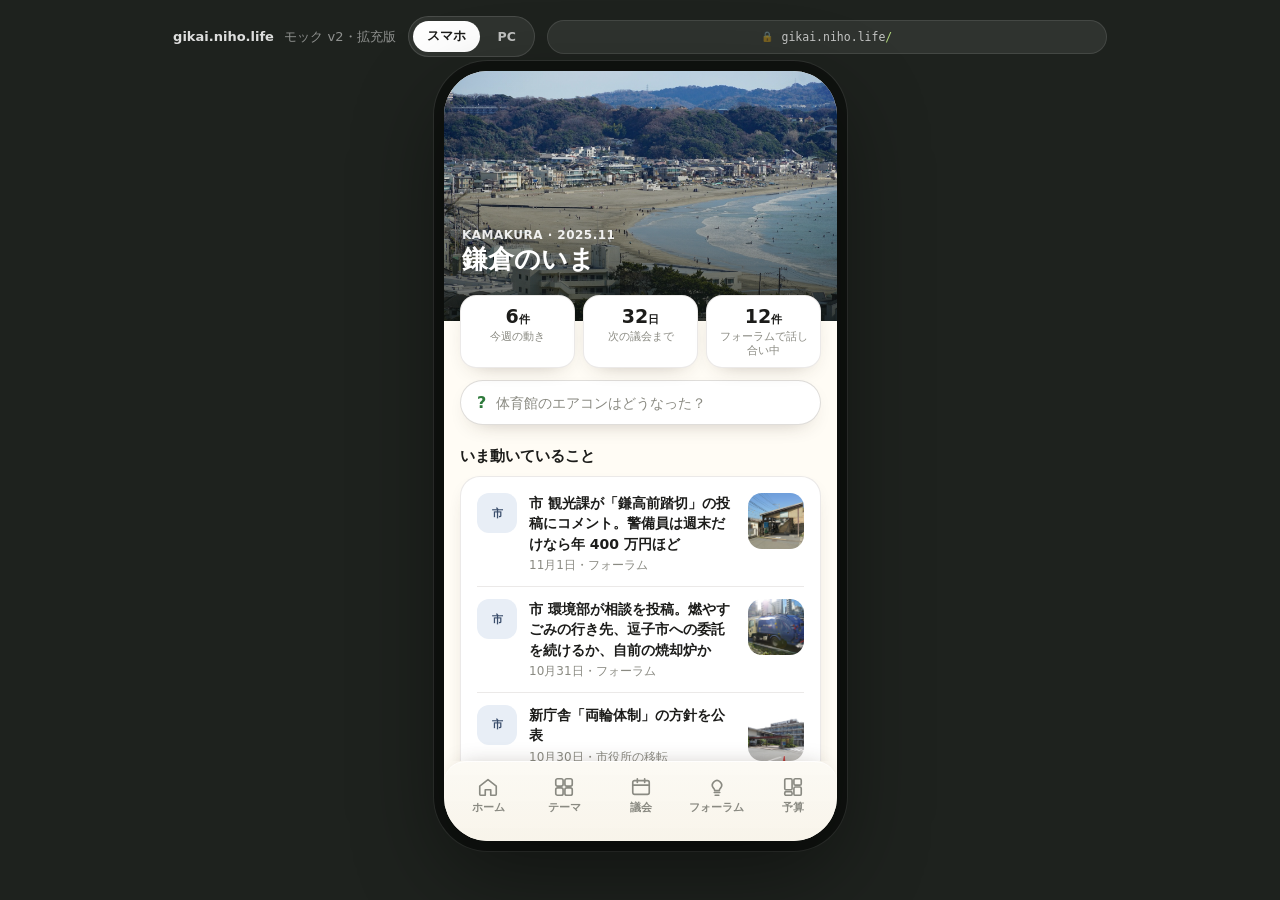
<file: docs/mock/gikai-v2.html>
<!doctype html>
<!--
  mock: gikai.niho.life v2 拡充版（スマホ＋PC 切替）。v1（gikai-v1.html）に、写真・インフォグラフィック・テーマ一覧・資料室・スタンプ・意見・市民の提案・街の目標を足したもの。
  論点: (00) テーマ詳細は「3 行で → どんな問題？ → 意見が分かれるところ → これまで → よくある質問 → みんなの意見 → 反応」の順（初めての人がざっくり分かる順。owner 2026-10-31）。見本の文章は会議録と市の資料から書いたが「体育館 1 棟で数千万円規模」は見本
        (0) テーマ詳細の反応は一番下に、控えめなピル（いいと思う／心配がある／まだ決められない）。ハンコ風の賛成／反対と「賛否型／同意型」の切替は owner 指示で撤去（対立を煽らない・読んでから反応）
        (1) ホーム=「鎌倉のいま」: 動いていること／次に起きること／街のこれから／自分にできること、の順と密度
        (2) テーマは写真カードの一覧 → 詳細。詳細の中の「スタンプ（賛成・反対・わからない）→ 理由 → 意見の整理（賛成の理由・反対の理由）」の並び
        (3) 資料室: 1 つの議題の資料を種類別と年表で全部並べる。種類の分け方と、原文リンクの見せ方
        (4) フォーラム: GitHub Discussions のような軽い投稿とコメントのスレッド（種類: アイデア・困りごと・相談〔市から〕・質問・お知らせ）。市・議員・事業者も同じ形でコメント。案の比較・段階・磨き上がりの条件は応用機能として今回は作らない（owner 2026-10-31）
        (5) 予算: v1 と同じ（コインは owner 指示で撤去）
  実数: 令和7年度 一般会計の款別・前年差・歳入・性質別、2025年9月定例会のトピック、市役所の移転の経緯、市民意識調査の指標（意見を届けられている 7.3%・参画を実感 2.3%・市民活動への参加 12〜15%・観光と暮らしの満足 24.7%）
  見本（実データではない）: 「いま動いていること」の日付と件数、12月定例会の日程、街の目標の目標値、フォーラムの投稿とコメント（すべて架空。費用の数字も見本）、スタンプと意見の件数・文面、資料室の件名の一部、款ごとの主な事業（放課後かまくらっ子以外）、「AI に聞く」の答え、議会を読む会の日程
  写真: assets/ の仮画像（Wikipedia/Commons・Openverse の自由ライセンス＋NIHO 所有。出典は assets/CREDITS.md）。本番では差し替える。
  作っていない: 検索の結果画面、通知の設定、ログイン・ニックネーム登録、提案フォームの送信、写真の追加、資料室の年表の中身（種類別と同じ行を年で区切っただけ）、市役所の移転と学校の暑さ対策以外のテーマ詳細（一覧のカードは開かない）、議員一覧、PC 右レールの一部は固定
  参照: docs/design/00-concept.md、docs/research/01〜05、owner 2026-10-31「テーマは画像つきカードの一覧→詳細」「インフォグラフィックと写真でビジュアルに」「親しみやすく・シンプル・スタイリッシュ・直感的」
-->
<html lang="ja">
<head>
<meta charset="utf-8">
<meta name="viewport" content="width=device-width, initial-scale=1">
<meta name="robots" content="noindex, nofollow">
<title>gikai.niho.life モック v2</title>
<style>
:root{
  --font:"Hiragino Maru Gothic ProN","Hiragino Sans","BIZ UDGothic",system-ui,-apple-system,sans-serif;
  --cream:#FFFCF5; --paper:#FFFFFF; --ink:#1C1C1A; --ink2:#4A4A44; --mute:#8A8A82;
  --line:rgba(60,45,30,.10); --line2:rgba(60,45,30,.16);
  --green:#4B9E5E; --green-ink:#2F7A3C; --green-soft:#EAF4E6; --green-soft2:#D9EBD3;
  --brown:#5D4335; --sand:#F6F0E2; --vermilion:#C4674F; --vermilion-soft:#F9ECE6; --navy:#3A4D6B; --navy-soft:#E8EEF6;
  --shadow:0 8px 22px -14px rgba(60,45,30,.45);
  --g1:#7CC083; --g2:#5FAA68; --g3:#45924F; --g4:#2F7A3C; --g5:#1E6230; --g6:#124A24;
  --o1:#CF9A30; --o2:#B07F22; --o3:#926716; --o4:#75510D; --o5:#5A3D07;
  --blue:#3B7DBE; --grey:#C9C6BC;
}
*,*::before,*::after{box-sizing:border-box;margin:0;padding:0}
html,body{min-height:100%}
body{font-family:var(--font);background:#1E221E;color:#fff;-webkit-font-smoothing:antialiased;padding:16px 12px 40px}
button{font-family:var(--font);cursor:pointer;border:0;background:none;color:inherit}
input,textarea,select{font-family:var(--font)}
a{color:inherit;text-decoration:none}
img{display:block}
svg.i{width:18px;height:18px;stroke:currentColor;fill:none;stroke-width:1.9;stroke-linecap:round;stroke-linejoin:round;flex:none}

/* ===== stage ===== */
.stage{display:flex;flex-direction:column;align-items:center;gap:14px}
.bar{display:flex;align-items:center;justify-content:center;gap:12px;flex-wrap:wrap;width:min(1180px,100%)}
.bar__title{font-size:13px;font-weight:700;color:rgba(255,255,255,.85)}
.bar__title span{font-weight:400;color:rgba(255,255,255,.5);margin-left:6px}
.variant-switch{display:flex;gap:4px;background:rgba(255,255,255,.08);border:1px solid rgba(255,255,255,.12);border-radius:999px;padding:4px}
.variant-switch button{font-size:12.5px;font-weight:700;color:rgba(255,255,255,.7);padding:7px 14px;border-radius:999px}
.variant-switch button.on{background:#fff;color:#1C1C1A}
.urlbar{display:flex;align-items:center;gap:8px;width:min(560px,100%);border-radius:999px;background:rgba(255,255,255,.08);border:1px solid rgba(255,255,255,.1);padding:9px 16px;font-size:11.5px;color:rgba(255,255,255,.72);font-family:ui-monospace,SFMono-Regular,Menlo,monospace;white-space:nowrap;overflow:hidden;justify-content:center}
.urlbar .lock{font-size:10px;opacity:.6}.urlbar .u{overflow:hidden;text-overflow:ellipsis}.urlbar .u b{font-weight:400;color:#B3D97D}
.scaler{transform-origin:top center}

/* ===== frames ===== */
.frame{position:relative;overflow:hidden;background:var(--cream);color:var(--ink)}
.frame.phone{width:393px;max-width:100%;height:812px;max-height:calc(100vh - 130px);border-radius:44px;box-shadow:0 30px 90px rgba(0,0,0,.45),0 0 0 10px #101310,0 0 0 11px rgba(255,255,255,.08)}
.frame.desktop{width:1180px;height:760px;border-radius:16px;box-shadow:0 30px 90px rgba(0,0,0,.45),0 0 0 1px rgba(255,255,255,.12)}
.app{position:absolute;inset:0;display:flex;flex-direction:column;container-type:inline-size;container-name:app}

/* ===== top bar ===== */
.topbar{flex:none;display:flex;align-items:center;gap:10px;padding:14px 18px 10px;background:var(--cream);z-index:2}
.frame.phone .topbar{padding-top:46px}
.brand{display:flex;align-items:center;gap:9px;cursor:pointer}
.brand svg{width:28px;height:29px;flex:none}
.brand .t{font-size:17px;font-weight:700}.brand .s{font-size:11px;color:var(--mute);margin-left:6px;font-weight:600}
.topnav{display:none;margin-left:22px;gap:2px}
.topnav button{font-size:13.5px;font-weight:700;color:var(--ink2);padding:8px 12px;border-radius:999px}
.topnav button.on{background:var(--ink);color:#fff}
.topbar .sp{flex:1}
.topbar .ask-btn{display:none;align-items:center;gap:8px;background:#fff;border:1px solid var(--line2);border-radius:999px;padding:9px 14px;font-size:13px;color:var(--mute);width:280px;text-align:left}

.me{width:36px;height:36px;border-radius:50%;overflow:hidden;border:1px solid var(--line2);flex:none;padding:0;background:#fff}
.me img{width:100%;height:100%;object-fit:cover}
.app:not([data-route="home"]) .topbar{display:none}
.app:not([data-route="home"]) .screen:not(.bleed){padding-top:50px}
.icon-btn{width:40px;height:40px;border-radius:12px;border:1px solid var(--line2);background:#fff;display:inline-flex;align-items:center;justify-content:center;color:var(--ink2);flex:none}
.icon-btn svg{width:20px;height:20px}
/* ===== screens ===== */
.screens{flex:1;overflow:auto;-webkit-overflow-scrolling:touch;overscroll-behavior:contain}
.screens::-webkit-scrollbar{width:0;height:0}
.screen{display:none;padding:6px 16px 110px}
.screen.on{display:block}
.screen.bleed{padding-top:0}
.pagehead{display:flex;align-items:flex-start;gap:8px;margin:4px 0 14px}
.back{width:36px;height:36px;border-radius:999px;background:#fff;border:1px solid var(--line);display:flex;align-items:center;justify-content:center;flex:none;font-size:18px;color:var(--ink2);margin-left:-6px}
.pagehead h1{font-size:22px;font-weight:700;line-height:1.3;margin-top:4px}
.pagehead .sub{font-size:13px;color:var(--ink2);margin-top:4px;line-height:1.6}
h2.sec{font-size:15px;font-weight:700;margin:22px 0 10px;display:flex;align-items:baseline;gap:8px}
h2.sec:first-child{margin-top:4px}
h2.sec .more{margin-left:auto;font-size:12.5px;font-weight:600;color:var(--green-ink)}
h2.sec .cnt{font-size:12px;color:var(--mute);font-weight:600}
.card{background:var(--paper);border:1px solid var(--line);border-radius:20px;padding:16px;box-shadow:var(--shadow)}
.card+.card{margin-top:10px}
.card.tap{cursor:pointer;transition:transform .15s,box-shadow .15s}
.card.tap:hover{transform:translateY(-1px);box-shadow:0 12px 26px -14px rgba(60,45,30,.5)}
.row{display:flex;align-items:center;gap:10px}
.pill{display:inline-flex;align-items:center;gap:5px;font-size:11.5px;font-weight:700;padding:4px 9px;border-radius:999px;background:var(--sand);color:var(--brown);white-space:nowrap}
.pill.go{background:var(--green-soft);color:var(--green-ink)}.pill.soon{background:#FFF1DB;color:#8A5A12}.pill.done{background:#EEF0F4;color:#4A5568}.pill.red{background:var(--vermilion-soft);color:var(--vermilion)}.pill.navy{background:var(--navy-soft);color:var(--navy)}
.pill .dot{width:6px;height:6px;border-radius:50%;background:currentColor}
.chip{display:inline-flex;align-items:center;gap:5px;font-size:12.5px;font-weight:600;padding:6px 11px;border-radius:999px;background:#fff;border:1px solid var(--line2);color:var(--ink2);white-space:nowrap}
.chip.on{background:var(--ink);color:#fff;border-color:var(--ink)}
.chips{display:flex;gap:6px;flex-wrap:wrap}
.chips.scroll{flex-wrap:nowrap;overflow-x:auto;padding-bottom:4px;margin:0 -16px;padding-left:16px;padding-right:16px}
.chips.scroll::-webkit-scrollbar{display:none}
.mute{color:var(--mute)}.small{font-size:12px}.xs{font-size:11.5px}.ink2{color:var(--ink2)}
.btn{display:inline-flex;align-items:center;justify-content:center;gap:6px;font-size:14px;font-weight:700;padding:11px 18px;border-radius:999px;background:var(--green);color:#fff;transition:background .15s}
.btn:hover{background:var(--green-ink)}.btn.sec{background:#fff;color:var(--ink);border:1px solid var(--line2)}.btn.sm{font-size:12.5px;padding:7px 12px}.btn.red{background:var(--green)}
.ext{color:var(--green-ink);font-weight:600;font-size:12.5px;display:inline-flex;align-items:center;gap:4px}.ext::after{content:"↗";font-size:11px}
.hr{height:1px;background:var(--line);margin:12px 0}
.num{font-variant-numeric:tabular-nums}
.placeholder{background:#E9E3D6;color:var(--mute)}

/* lists */
.list{display:flex;flex-direction:column}
.list .it{display:flex;align-items:center;gap:12px;padding:11px 0;border-top:1px solid var(--line)}
.list .it:first-child{border-top:0;padding-top:2px}
.list .it .t{flex:1;min-width:0}.list .it .t b{display:block;font-size:14px;font-weight:700;line-height:1.4}.list .it .t span{display:block;font-size:12px;color:var(--mute);margin-top:2px}
.list .it .v{font-weight:700;font-size:14px;white-space:nowrap}.list .it .arrow{color:var(--grey);font-size:16px}
.date{width:46px;flex:none;text-align:center;line-height:1.1}.date b{display:block;font-size:17px}.date span{font-size:10.5px;color:var(--mute)}
.thumb{width:56px;height:56px;border-radius:14px;object-fit:cover;flex:none}
.thumb.sm{width:44px;height:44px;border-radius:12px}

/* hero photo */
.hero-photo{position:relative;margin:0 -16px;height:250px;overflow:hidden;background:#333}
.hero-photo img{width:100%;height:100%;object-fit:cover}
.hero-photo .ov{position:absolute;inset:0;background:linear-gradient(180deg,rgba(0,0,0,.05) 30%,rgba(20,24,20,.72) 100%)}
.hero-photo .tx{position:absolute;left:18px;right:18px;bottom:16px;color:#fff}
.hero-photo.has-stats .tx{bottom:46px}
.hero-photo .tx .k{font-size:12px;font-weight:700;opacity:.9;letter-spacing:.04em}
.hero-photo .tx h1{font-size:26px;font-weight:800;line-height:1.2;margin-top:2px;text-shadow:0 2px 12px rgba(0,0,0,.35)}
.hero-photo .tx p{font-size:12.5px;margin-top:4px;opacity:.92}
.hero-photo .tx .pills{display:flex;gap:6px;margin-top:8px;flex-wrap:wrap}
.hero-photo .tx .pill{background:rgba(255,255,255,.92)}
.hero-photo .back{position:absolute;left:14px;top:14px;margin:0;background:rgba(255,255,255,.9)}
.frame.phone .hero-photo .back{top:48px}
.stats3{display:grid;grid-template-columns:repeat(3,minmax(0,1fr));gap:8px;margin-top:-26px;position:relative;z-index:1}
.stats3 .st{background:#fff;border:1px solid var(--line);border-radius:16px;padding:10px 10px;box-shadow:var(--shadow);text-align:center}
.stats3 .st b{display:block;font-size:19px;font-weight:800;line-height:1.1}.stats3 .st b small{font-size:11px;font-weight:700}
.stats3 .st span{display:block;font-size:10.5px;color:var(--mute);margin-top:3px;line-height:1.3}

/* hero number */
.hero{background:linear-gradient(160deg,#FFFFFF 0%,#F4F8EE 100%);border:1px solid var(--line);border-radius:24px;padding:18px 18px 16px;box-shadow:var(--shadow)}
.hero .big{font-size:38px;font-weight:800;letter-spacing:-.01em;line-height:1.05;margin:6px 0 2px}.hero .big small{font-size:16px;font-weight:700;margin-left:2px}
.hero .cap{font-size:12.5px;color:var(--ink2)}
.stat2{display:grid;grid-template-columns:repeat(2,minmax(0,1fr));gap:10px;margin-top:12px}
.stat2 .st{background:rgba(255,255,255,.75);border:1px solid var(--line);border-radius:16px;padding:10px 12px}
.stat2 .st b{display:block;font-size:19px;font-weight:800}.stat2 .st span{font-size:11.5px;color:var(--mute)}

/* feed */
.feed .fi{display:flex;gap:12px;padding:12px 0;border-top:1px solid var(--line);align-items:flex-start}
.feed .fi:first-child{border-top:0;padding-top:0}
.feed .who{width:40px;height:40px;border-radius:12px;display:flex;align-items:center;justify-content:center;flex:none;font-size:11px;font-weight:800}
.feed .who.council{background:var(--sand);color:var(--brown)}.feed .who.city{background:var(--navy-soft);color:var(--navy)}.feed .who.ppl{background:var(--green-soft);color:var(--green-ink)}.feed .who.niho{background:#FFF1DB;color:#8A5A12}
.feed .tx{flex:1;min-width:0}.feed .tx b{display:block;font-size:14px;line-height:1.45}.feed .tx span{display:block;font-size:12px;color:var(--mute);margin-top:3px}
.feed .tx .pill{margin-top:6px}

/* goals */
.goal{display:flex;gap:12px;align-items:center;padding:10px 0;border-top:1px solid var(--line)}
.goal:first-child{border-top:0;padding-top:0}
.gv{width:74px;flex:none}
.gv b{font-size:22px;font-weight:800;line-height:1}
.gv b small{font-size:12px;margin-left:1px}
.ring{width:54px;height:54px;flex:none;position:relative}
.ring svg{width:54px;height:54px;transform:rotate(-90deg)}
.ring circle{fill:none;stroke-width:6}
.ring .bg{stroke:#EFEBE2}.ring .fg{stroke:var(--green);stroke-linecap:round}
.ring b{position:absolute;inset:0;display:flex;align-items:center;justify-content:center;font-size:11.5px;font-weight:800}
.goal .t{flex:1;min-width:0}.goal .t b{display:block;font-size:13.5px;line-height:1.4}.goal .t span{display:block;font-size:11.5px;color:var(--mute);margin-top:2px}

/* action tiles */
.acts{display:grid;grid-template-columns:repeat(2,minmax(0,1fr));gap:8px}
.act{background:#fff;border:1px solid var(--line);border-radius:18px;padding:12px;box-shadow:var(--shadow);cursor:pointer;display:flex;flex-direction:column;gap:6px;min-height:92px}
.act .ic{width:34px;height:34px;border-radius:10px;display:flex;align-items:center;justify-content:center;background:var(--green-soft);color:var(--green-ink)}
.act b{font-size:13.5px;line-height:1.35}.act span{font-size:11.5px;color:var(--mute)}

/* theme cards */
.tgrid{display:grid;grid-template-columns:1fr;gap:12px}
.tcardp{background:#fff;border:1px solid var(--line);border-radius:20px;overflow:hidden;box-shadow:var(--shadow);cursor:pointer;transition:transform .15s}
.tcardp:hover{transform:translateY(-2px)}
.tcardp .im{position:relative;height:150px;background:#ddd}
.tcardp .im img{width:100%;height:100%;object-fit:cover}
.tcardp .im .pill{position:absolute;left:12px;top:12px;background:rgba(255,255,255,.94)}
.tcardp .bd{padding:12px 14px 14px}
.tcardp .bd b{display:block;font-size:16px;line-height:1.35}
.tcardp .bd p{font-size:12.5px;color:var(--ink2);margin-top:4px;line-height:1.5}
.tcardp .bd .m{display:flex;gap:12px;margin-top:9px;font-size:11.5px;color:var(--mute);align-items:center}
.tcardp .bd .m i{display:inline-flex;align-items:center;gap:4px;font-style:normal}
.tcardp.off{cursor:default}
.hscroll{display:flex;gap:10px;overflow-x:auto;margin:0 -16px;padding:4px 16px 8px;scroll-snap-type:x mandatory}
.hscroll::-webkit-scrollbar{display:none}
.hscroll .tcardp{flex:0 0 230px;scroll-snap-align:start}
.hscroll .tcardp .im{height:110px}
.hscroll .tcardp .bd b{font-size:14px}

/* stamps */
.stamps{display:grid;grid-template-columns:repeat(3,minmax(0,1fr));gap:10px}
.stamp{display:flex;flex-direction:column;align-items:center;gap:6px;padding:6px 0}
.stamp .seal{width:66px;height:66px;border-radius:50%;border:2.5px solid var(--vermilion);color:var(--vermilion);display:flex;align-items:center;justify-content:center;font-size:15px;font-weight:800;letter-spacing:.04em;background:#fff;box-shadow:inset 0 0 0 3px #fff,inset 0 0 0 4px var(--vermilion-soft);transition:transform .12s,background .12s,color .12s;transform:rotate(-6deg)}
.stamp .seal.mini{font-size:10.5px;line-height:1.15;text-align:center;padding:0 4px}
.stamp:hover .seal{transform:rotate(-6deg) scale(1.04)}
.stamp.on .seal{background:var(--vermilion);color:#fff;box-shadow:inset 0 0 0 3px var(--vermilion),inset 0 0 0 4px #fff;animation:press .25s ease-out}
.stamp .c{font-size:12px;color:var(--ink2);font-weight:700}
.stamp.on .c{color:var(--vermilion)}
@keyframes press{0%{transform:rotate(-6deg) scale(1.25)}60%{transform:rotate(-6deg) scale(.96)}100%{transform:rotate(-6deg) scale(1)}}
.res{display:none;margin-top:12px}.res.on{display:block}
.res .st{display:flex;height:12px;border-radius:6px;overflow:hidden;gap:2px}.res .st i{display:block}
.res .lg{display:flex;justify-content:space-between;font-size:12px;margin-top:6px;color:var(--ink2)}.res .lg b{color:var(--ink)}
.ta{width:100%;border:1.5px solid var(--line2);border-radius:16px;padding:12px;font-size:14px;line-height:1.6;resize:none;margin-top:10px;background:#fff;color:var(--ink)}
.ta:focus{outline:2px solid var(--green);border-color:transparent}
.cnt{text-align:right;font-size:11.5px;color:var(--mute);margin-top:4px}
.meta-row{display:flex;gap:8px;align-items:center;flex-wrap:wrap;font-size:12px;color:var(--mute);margin-top:10px}
.meta-row .m{display:inline-flex;align-items:center;gap:5px;background:var(--sand);color:var(--brown);padding:4px 9px;border-radius:999px;font-weight:700;font-size:11.5px}

.next-step{display:none;margin-top:12px;border-top:1px solid var(--line);padding-top:10px}
.next-step.on{display:block}
.ns{display:flex;align-items:center;gap:10px;padding:8px 0}
.ns .ic{width:34px;height:34px;border-radius:10px;background:var(--green-soft);color:var(--green-ink);display:flex;align-items:center;justify-content:center;flex:none}
.ns>div:not(.ic){flex:1;min-width:0}
.ns b{display:block;font-size:13px;line-height:1.4}
.ns span{display:block;font-size:11.5px;color:var(--mute);margin-top:2px}
.react{display:flex;gap:6px;flex-wrap:wrap;margin-bottom:10px}
.react button{font-size:12px;font-weight:700;color:var(--ink2);background:#fff;border:1px solid var(--line2);border-radius:999px;padding:5px 10px 5px 8px;display:inline-flex;gap:5px;align-items:center}
.react .em,.cmt .cm .em{font-size:17px;line-height:1}
.cmt .cm button .em{font-size:15px}
.react button b{color:var(--mute);font-weight:700}
.react button.on{background:var(--green-soft);border-color:var(--green);color:var(--green-ink)}
.react button.on b{color:var(--green-ink)}
.concern{display:flex;gap:10px;align-items:center;padding:8px 0;border-top:1px solid var(--line);font-size:13px;line-height:1.5}
.concern:first-of-type{border-top:0}
.concern button{flex:none;font-size:12px;font-weight:800;color:var(--green-ink);background:var(--green-soft);border-radius:999px;padding:6px 10px;display:inline-flex;gap:2px}
.concern button.on{background:var(--green);color:#fff}
.concern button.on b{color:#fff}
.quiet .q{font-size:13.5px;font-weight:700;margin-bottom:10px;line-height:1.5}
.quiet .react{margin-bottom:0}
.quiet .react button b{color:var(--mute)}
.lead3{counter-reset:n;display:flex;flex-direction:column;gap:10px}
.lead3 div{display:flex;gap:12px;align-items:flex-start;font-size:14.5px;line-height:1.65}
.lead3 div::before{counter-increment:n;content:counter(n);width:24px;height:24px;border-radius:50%;background:var(--green-soft);color:var(--green-ink);font-weight:800;font-size:12px;display:flex;align-items:center;justify-content:center;flex:none;margin-top:3px}
.about p{font-size:14px;line-height:1.85}
.about p+p{margin-top:10px}
.photos2{display:grid;grid-template-columns:1fr 1fr;gap:8px;margin-top:12px}
.photos2 div{position:relative;border-radius:14px;overflow:hidden;height:110px}
.photos2 img{width:100%;height:100%;object-fit:cover}
.photos2 span{position:absolute;left:8px;bottom:8px;font-size:11.5px;font-weight:700;color:#fff;background:rgba(0,0,0,.45);padding:3px 8px;border-radius:999px}
.faq .f{padding:11px 0;border-top:1px solid var(--line)}
.faq .f:first-child{border-top:0;padding-top:2px}
.faq .f b{display:block;font-size:14px;line-height:1.5}
.faq .f p{font-size:13px;color:var(--ink2);line-height:1.7;margin-top:4px}
/* opinions */
.op2{display:grid;grid-template-columns:1fr;gap:10px}
.opcol h4{font-size:13px;font-weight:800;display:flex;align-items:center;gap:6px;margin-bottom:8px}
.opcol h4 .dot{width:10px;height:10px;border-radius:50%}
.op{background:#fff;border:1px solid var(--line);border-radius:16px;padding:11px 12px;margin-bottom:8px}
.op p{font-size:13px;line-height:1.6}
.op .m{display:flex;gap:10px;align-items:center;margin-top:7px;font-size:11.5px;color:var(--mute)}
.op .m .nm{font-weight:700;color:var(--ink2)}
.op .m button{margin-left:auto;font-size:11.5px;font-weight:700;color:var(--green-ink);display:inline-flex;gap:4px;align-items:center}
.sum{background:var(--sand);border-radius:16px;padding:12px 14px}
.sum b{font-size:13px;display:block;margin-bottom:6px}
.sum ul{padding-left:18px;font-size:12.5px;line-height:1.7;color:var(--ink2)}

/* library */
.lib-types{display:grid;grid-template-columns:repeat(5,minmax(0,1fr));gap:6px}
.lt{background:#fff;border:1px solid var(--line);border-radius:14px;padding:9px 4px;text-align:center;cursor:pointer}
.lt .ic{width:28px;height:28px;border-radius:9px;margin:0 auto 4px;display:flex;align-items:center;justify-content:center}
.lt b{display:block;font-size:10.5px;line-height:1.2}.lt span{display:block;font-size:12px;font-weight:800;margin-top:2px}
.lt.on{border-color:var(--ink);background:var(--ink);color:#fff}
.lrow{display:flex;gap:10px;align-items:flex-start;padding:10px 0;border-top:1px solid var(--line)}
.lrow:first-child{border-top:0}
.lrow .ic{width:34px;height:34px;border-radius:10px;display:flex;align-items:center;justify-content:center;flex:none}
.lrow .t{flex:1;min-width:0}.lrow .t b{display:block;font-size:13.5px;line-height:1.4}.lrow .t span{display:block;font-size:11.5px;color:var(--mute);margin-top:2px}
.lrow .f{font-size:10.5px;font-weight:800;color:var(--mute);border:1px solid var(--line2);border-radius:6px;padding:2px 5px;flex:none;margin-top:3px}
.ic.c1{background:var(--sand);color:var(--brown)}.ic.c2{background:var(--navy-soft);color:var(--navy)}.ic.c3{background:var(--green-soft);color:var(--green-ink)}.ic.c4{background:#FFF1DB;color:#8A5A12}.ic.c5{background:var(--vermilion-soft);color:var(--vermilion)}
.seg{display:inline-flex;background:#EFEBE2;border-radius:999px;padding:3px}
.seg button{font-size:12px;font-weight:700;padding:6px 12px;border-radius:999px;color:var(--ink2)}
.seg button.on{background:#fff;color:var(--ink);box-shadow:0 1px 3px rgba(0,0,0,.08)}
.yearh{font-size:12px;font-weight:800;color:var(--mute);margin:12px 0 2px;letter-spacing:.04em}

/* proposals */
.pcard{background:#fff;border:1px solid var(--line);border-radius:20px;overflow:hidden;box-shadow:var(--shadow);cursor:pointer;display:flex;gap:0}
.pcard .im{width:112px;flex:none;background:#ddd}
.pcard .im img{width:100%;height:100%;object-fit:cover;min-height:120px}
.pcard .bd{padding:12px 14px;flex:1;min-width:0}
.pcard .bd b{display:block;font-size:14.5px;line-height:1.4}
.pcard .bd .by{font-size:11.5px;color:var(--mute);margin-top:3px}
.prog{height:8px;border-radius:4px;background:#EFEBE2;overflow:hidden;margin-top:9px}
.prog i{display:block;height:100%;background:var(--g3);border-radius:4px}
.prog.ok i{background:var(--green)}
.pm{display:flex;justify-content:space-between;align-items:center;margin-top:6px;font-size:11.5px;color:var(--ink2)}
.pm b{font-size:12.5px}
.steps{display:flex;gap:0;align-items:flex-start}
.step{flex:1;text-align:center;position:relative;font-size:10.5px;color:var(--mute);line-height:1.25}
.step .d{width:12px;height:12px;border-radius:50%;background:#fff;border:2px solid var(--grey);margin:0 auto 5px;position:relative;z-index:1}
.step::before{content:"";position:absolute;left:50%;right:-50%;top:5px;height:2px;background:#E4DFD3}
.step:last-child::before{display:none}
.step.done .d{background:var(--green);border-color:var(--green)}.step.done{color:var(--ink2);font-weight:700}
.step.done::before{background:var(--green-soft2)}
.step.now .d{background:#fff;border-color:var(--vermilion);box-shadow:0 0 0 3px var(--vermilion-soft)}.step.now{color:var(--vermilion);font-weight:800}
.bigbtn{display:flex;align-items:center;gap:12px;background:var(--green);color:#fff;border-radius:18px;padding:14px 16px;cursor:pointer;box-shadow:0 10px 24px -14px rgba(47,122,60,.6)}
.bigbtn b{font-size:15px;display:block}.bigbtn span{font-size:11.5px;opacity:.9}
.bigbtn .seal2{width:44px;height:44px;border-radius:50%;border:2px solid #fff;display:flex;align-items:center;justify-content:center;font-weight:800;font-size:13px;transform:rotate(-8deg);flex:none}
.form .f{margin-top:12px}.form label{display:block;font-size:12.5px;font-weight:700;margin-bottom:5px}
.form input,.form textarea,.form select{width:100%;border:1.5px solid var(--line2);border-radius:14px;padding:11px 12px;font-size:14px;background:#fff;color:var(--ink)}
.form textarea{resize:none;line-height:1.6}

.opt+.opt{margin-top:10px}
.optgrid{display:grid;grid-template-columns:1fr 1fr;gap:8px 12px;margin:10px 0 6px}
.optgrid div{min-width:0}
.optgrid span{display:block;font-size:10.5px;color:var(--mute);font-weight:700}
.optgrid b{display:block;font-size:12.5px;line-height:1.4}
.stamps.small{gap:6px;margin-top:4px}
.stamps.small .seal{width:54px;height:54px;font-size:13px}
.stamps.small .seal.mini{font-size:9.5px}
.agree{display:flex;gap:12px;align-items:center;padding:9px 0;border-top:1px solid var(--line)}
.agree:first-child{border-top:0;padding-top:0}
.agree .bar{width:64px;height:10px;border-radius:5px;background:#EFEBE2;overflow:hidden;flex:none}
.agree .bar i{display:block;height:100%;background:var(--g4)}
.agree.split .bar i{background:var(--o2)}
.agree .t{flex:1;min-width:0}
.agree .t b{display:block;font-size:13.5px;line-height:1.4}
.agree .t span{display:block;font-size:11.5px;color:var(--mute);margin-top:2px}
.posts .po{display:flex;gap:12px;align-items:flex-start;padding:12px 0;border-top:1px solid var(--line);cursor:pointer}
.posts .po:first-child{border-top:0}
.av{width:36px;height:36px;border-radius:50%;display:flex;align-items:center;justify-content:center;font-size:13px;font-weight:800;flex:none}
.av.ppl{background:var(--green-soft);color:var(--green-ink)}.av.city{background:var(--navy-soft);color:var(--navy)}.av.giin{background:var(--sand);color:var(--brown)}.av.biz{background:#FFF1DB;color:#8A5A12}
.posts .po .t{flex:1;min-width:0}
.posts .po .t b{display:block;font-size:14.5px;line-height:1.45}
.posts .po .t span{display:block;font-size:11.5px;color:var(--mute);margin-top:3px}
.posts .po .t span i{font-style:normal;font-weight:700;padding:1px 6px;border-radius:999px;margin-right:4px}
.posts .po .n{flex:none;font-size:12px;color:var(--mute);font-weight:700;display:flex;align-items:center;gap:4px;margin-top:2px}
.post p{font-size:14.5px;line-height:1.8}
.post p+p{margin-top:8px}
.ph{display:flex;gap:10px;align-items:center;margin-bottom:10px}
.ph b{display:block;font-size:13.5px}.ph span{display:block;font-size:11.5px;color:var(--mute)}
.cmts{display:flex;flex-direction:column}
.cmt{padding:14px 0 12px;border-top:1px solid var(--line)}
.cmt:first-child{border-top:0;padding-top:4px}
.cmt p{font-size:13.5px;line-height:1.75}.cmt p+p{margin-top:6px}
.cmt .cm{display:flex;gap:12px;margin-top:8px}
.cmt .cm button{font-size:12px;font-weight:700;color:var(--green-ink);display:inline-flex;gap:4px;align-items:center}
.cmt .cm button b{color:var(--mute)}
.cmt .cm button.on b{color:var(--green-ink)}
.cmt.reply{margin:4px 0 0 46px;padding:12px 0 0}
.cmt.reply .av{width:28px;height:28px;font-size:11px}
.cmt .cm button svg{width:16px;height:16px}
/* treemap / bars / coins */
.treemap{position:relative;width:100%;height:300px;border-radius:18px;overflow:hidden;background:var(--cream)}
.tile{position:absolute;border:2px solid var(--cream);border-radius:10px;padding:8px 9px;overflow:hidden;cursor:pointer;transition:filter .15s;color:#fff;display:flex;flex-direction:column}
.tile:hover{filter:brightness(1.07)}
.tile .n{font-size:13px;font-weight:700;line-height:1.25}.tile .a{font-size:12px;font-weight:700;margin-top:3px;opacity:.95}.tile .k{font-size:10.5px;opacity:.75;margin-top:auto}
.tile.ink{color:var(--ink)}.tile.tiny .a,.tile.tiny .k{display:none}.tile.tiny .n{font-size:11px}.tile.tiny2 .n{display:none}
.bars{display:flex;flex-direction:column;gap:9px}
.brow{display:grid;grid-template-columns:7.2em 1fr auto;align-items:center;gap:10px;font-size:13px}
.brow .n{font-weight:700;line-height:1.25}.brow .n small{display:block;font-weight:400;color:var(--mute);font-size:11px}
.brow .bar{height:10px;border-radius:5px;background:#EFEBE2;position:relative;overflow:hidden}.brow .bar i{position:absolute;left:0;top:0;bottom:0;border-radius:5px;background:var(--g4)}
.brow .v{font-weight:700;font-size:13px;white-space:nowrap}
.div{display:flex;flex-direction:column;gap:7px}
.drow{display:grid;grid-template-columns:6.2em 1fr 4.6em;align-items:center;gap:8px;font-size:12.5px}
.drow .n{font-weight:700;text-align:right;line-height:1.2}.drow .trk{position:relative;height:14px}
.drow .trk::before{content:"";position:absolute;left:50%;top:-3px;bottom:-3px;width:1px;background:var(--line2)}
.drow .trk i{position:absolute;top:1px;height:12px;border-radius:4px;background:var(--blue)}.drow .v{font-weight:700;font-size:12.5px;white-space:nowrap}
.stack{display:flex;height:16px;border-radius:8px;overflow:hidden;gap:2px;background:var(--cream)}.stack i{display:block;height:100%}
.stack-legend{display:grid;grid-template-columns:repeat(2,minmax(0,1fr));gap:6px 14px;margin-top:10px;font-size:12px}
.stack-legend .l{display:flex;align-items:center;gap:7px;min-width:0}.stack-legend .l i{width:10px;height:10px;border-radius:3px;flex:none}.stack-legend .l b{margin-left:auto;font-weight:700}
.coins{display:flex;flex-wrap:wrap;gap:5px}
.coin{width:26px;height:26px;border-radius:50%;display:flex;align-items:center;justify-content:center;font-size:11px;font-weight:800;color:#fff;box-shadow:inset 0 0 0 2px rgba(255,255,255,.35)}
.coin.ink{color:var(--ink)}
.coin-legend{display:grid;grid-template-columns:repeat(2,minmax(0,1fr));gap:5px 12px;margin-top:10px;font-size:12px}
.coin-legend .l{display:flex;align-items:center;gap:7px}.coin-legend .l i{width:12px;height:12px;border-radius:50%;flex:none}.coin-legend .l b{margin-left:auto}

.mini-stack{display:flex;height:12px;border-radius:6px;overflow:hidden;gap:2px;margin-top:10px}
.mini-stack i{display:block}
/* timeline */
.tl{position:relative;padding-left:22px}
.tl::before{content:"";position:absolute;left:7px;top:8px;bottom:8px;width:2px;background:var(--line2)}
.tl .ev{position:relative;padding:0 0 18px}
.tl .ev::before{content:"";position:absolute;left:-19px;top:5px;width:10px;height:10px;border-radius:50%;background:#fff;border:2px solid var(--mute)}
.tl .ev.now::before{background:var(--green);border-color:var(--green);box-shadow:0 0 0 4px var(--green-soft)}
.tl .ev.next::before{background:#fff;border-style:dashed;border-color:var(--green-ink)}
.tl .ev .d{font-size:11.5px;font-weight:700;color:var(--mute)}.tl .ev .h{font-size:14px;font-weight:700;line-height:1.45;margin-top:2px}.tl .ev .p{font-size:12.5px;color:var(--ink2);line-height:1.6;margin-top:3px}
.tl .ev .who{margin-top:6px;display:flex;gap:5px;flex-wrap:wrap}
.who .w{font-size:11px;font-weight:700;padding:3px 8px;border-radius:999px;background:var(--sand);color:var(--brown)}.who .w.city{background:var(--navy-soft);color:var(--navy)}.who .w.ppl{background:var(--green-soft);color:var(--green-ink)}
.tl .ev img{width:100%;height:120px;object-fit:cover;border-radius:12px;margin-top:8px}

/* session topic cards */
.tcard .head{display:flex;gap:10px;align-items:flex-start;cursor:pointer}
.tcard h3{font-size:15px;font-weight:700;line-height:1.4}.tcard .lead{font-size:12.5px;color:var(--ink2);line-height:1.55;margin-top:4px}
.tcard .body{display:none;margin-top:12px}.tcard.open .body{display:block}
.tcard .caret{margin-left:auto;color:var(--grey);font-size:18px;transition:transform .2s;flex:none}.tcard.open .caret{transform:rotate(180deg)}
.qa{border-left:3px solid var(--green-soft2);padding:2px 0 2px 10px;margin:8px 0}.qa .q{font-size:13px;font-weight:700}.qa .a{font-size:13px;color:var(--ink2);margin-top:3px;line-height:1.6}.qa .a b{color:var(--ink)}
.links{display:flex;gap:14px;flex-wrap:wrap;margin-top:10px;align-items:center}

/* search / answer */
.search{display:flex;align-items:center;gap:10px;background:#fff;border:1px solid var(--line2);border-radius:999px;padding:12px 16px;box-shadow:var(--shadow)}
.search input{flex:1;border:0;outline:0;font-size:14px;background:transparent;color:var(--ink);min-width:0}.search input::placeholder{color:var(--mute)}.search .ic{color:var(--green-ink);font-weight:800}
.answer{background:#fff;border:1px solid var(--line);border-radius:20px;padding:16px;box-shadow:var(--shadow)}
.answer .q{font-size:15px;font-weight:700}.answer .a{font-size:14px;line-height:1.75;margin-top:10px;color:var(--ink2)}.answer .a b{color:var(--ink)}
.src{margin-top:12px;display:flex;flex-direction:column;gap:6px}.src a{font-size:12.5px;color:var(--green-ink);font-weight:600;display:flex;gap:6px;align-items:center;cursor:pointer}.src a::before{content:"";width:6px;height:6px;border-radius:50%;background:var(--green);flex:none}

.fab{display:none;position:absolute;right:14px;bottom:96px;width:48px;height:48px;border-radius:50%;background:#5C5240;color:#fff;font-size:24px;line-height:1;align-items:center;justify-content:center;box-shadow:0 4px 20px rgba(0,0,0,.25);z-index:5;transition:transform .15s}
.fab:active{transform:scale(.95)}
.app[data-route="forum"] .fab{display:flex}
.fab-desk{display:none}
/* dock */
.dock{flex:none;display:flex;justify-content:center;background:linear-gradient(180deg,rgba(252,250,244,.97),rgba(248,244,234,.98));border-top:1px solid rgba(255,255,255,.9);border-radius:22px 22px 0 0;box-shadow:0 -8px 24px -16px rgba(60,45,30,.4);padding:6px 6px 18px}
.dock .in{display:flex;width:100%;max-width:640px}
.dock button{flex:1;display:flex;flex-direction:column;align-items:center;gap:3px;padding:8px 2px;border-radius:14px;font-size:10.5px;font-weight:700;color:var(--mute)}
.dock button svg{width:22px;height:22px;stroke:currentColor;fill:none;stroke-width:1.8;stroke-linecap:round;stroke-linejoin:round}
.dock button.on{color:var(--green-ink)}.dock button.on svg{stroke-width:2.2}

/* desktop */
.rail{display:none}
@container app (min-width: 860px){
  .topbar{padding:16px 36px 12px;border-bottom:1px solid var(--line)}
  .topnav{display:flex}.topbar .ask-btn{display:flex}.dock{display:none}.fab{display:none!important}.fab-desk{display:inline-flex}
  .app:not([data-route="home"]) .topbar{display:flex}
  .app:not([data-route="home"]) .screen:not(.bleed){padding-top:22px}
  .screen{padding:22px 36px 60px;max-width:1120px;margin:0 auto}
  .screen.bleed{padding-top:0}
  .hero-photo{margin:0 -36px;height:300px;border-radius:0 0 28px 28px}
  .me{display:inline-flex}
  .hero-photo .tx{left:36px;right:36px;bottom:26px}
  .hero-photo.has-stats .tx{bottom:56px}.hero-photo .tx h1{font-size:40px}
  .frame.desktop .hero-photo .back{top:16px;left:36px}
  .stats3{grid-template-columns:repeat(3,minmax(0,1fr));max-width:620px}
  .pagehead h1{font-size:28px}
  .two{display:grid;grid-template-columns:minmax(0,1fr) 360px;gap:28px;align-items:start}
  .rail{display:block;position:sticky;top:0}
  .treemap{height:420px}.tile .n{font-size:15px}.tile .a{font-size:13.5px}.tile .k{font-size:11.5px}
  .tgrid{grid-template-columns:repeat(3,minmax(0,1fr))}
  .acts{grid-template-columns:repeat(4,minmax(0,1fr))}
  .stat2{grid-template-columns:repeat(4,minmax(0,1fr))}
  .hero .big{font-size:46px}
  .budget-cols{display:grid;grid-template-columns:repeat(2,minmax(0,1fr));gap:16px;align-items:start}.budget-cols .card+.card{margin-top:0}
  .op2{grid-template-columns:1fr 1fr}
  .lib-types{grid-template-columns:repeat(10,minmax(0,1fr))}
  .pgrid{display:grid;grid-template-columns:repeat(2,minmax(0,1fr));gap:12px}.pgrid .pcard{margin:0}
  .hscroll{margin:0;padding:4px 0 8px}
  .home-search{max-width:560px}
  .coin-legend{grid-template-columns:repeat(4,minmax(0,1fr))}
}
</style>
</head>
<body>
<svg width="0" height="0" style="position:absolute">
  <symbol id="i-doc" viewBox="0 0 24 24"><path d="M6 3h8l4 4v14H6z"/><path d="M14 3v4h4M9 12h6M9 16h6"/></symbol>
  <symbol id="i-people" viewBox="0 0 24 24"><circle cx="9" cy="8" r="3.2"/><path d="M3.5 19a5.5 5.5 0 0 1 11 0"/><circle cx="17" cy="9" r="2.6"/><path d="M15.5 14.5a4.5 4.5 0 0 1 5 4.5"/></symbol>
  <symbol id="i-chat" viewBox="0 0 24 24"><path d="M4 5h16v11H9l-5 4z"/></symbol>
  <symbol id="i-check" viewBox="0 0 24 24"><circle cx="12" cy="12" r="9"/><path d="M8 12l3 3 5-6"/></symbol>
  <symbol id="i-coin" viewBox="0 0 24 24"><circle cx="12" cy="12" r="9"/><path d="M9 9.5h6M9 12.5h6M12 7v10"/></symbol>
  <symbol id="i-map" viewBox="0 0 24 24"><path d="M3 6l6-2 6 2 6-2v14l-6 2-6-2-6 2z"/><path d="M9 4v14M15 6v14"/></symbol>
  <symbol id="i-mega" viewBox="0 0 24 24"><path d="M4 10v4h3l7 4V6l-7 4z"/><path d="M18 9a4 4 0 0 1 0 6"/></symbol>
  <symbol id="i-news" viewBox="0 0 24 24"><rect x="3" y="5" width="18" height="14" rx="2"/><path d="M7 9h5v4H7zM14 9h3M14 13h3M7 16h10"/></symbol>
  <symbol id="i-heart" viewBox="0 0 24 24"><path d="M12 20s-7-4.4-7-10a4 4 0 0 1 7-2.5A4 4 0 0 1 19 10c0 5.6-7 10-7 10z"/></symbol>
  <symbol id="i-video" viewBox="0 0 24 24"><rect x="3" y="6" width="13" height="12" rx="2"/><path d="M16 10l5-3v10l-5-3z"/></symbol>
  <symbol id="i-stamp" viewBox="0 0 24 24"><circle cx="12" cy="12" r="8"/><circle cx="12" cy="12" r="4.5"/></symbol>
  <symbol id="i-bulb" viewBox="0 0 24 24"><path d="M9 18h6M10 21h4"/><path d="M8 13a5 5 0 1 1 8 0c-1 1-1.5 2-1.5 3h-5c0-1-.5-2-1.5-3z"/></symbol>
  <symbol id="i-home" viewBox="0 0 24 24"><path d="M3 11l9-7 9 7v9a1 1 0 0 1-1 1h-5v-6H9v6H4a1 1 0 0 1-1-1z"/></symbol>
  <symbol id="i-cal" viewBox="0 0 24 24"><rect x="3" y="5" width="18" height="15" rx="2"/><path d="M3 10h18M8 3v4M16 3v4"/></symbol>
  <symbol id="i-grid" viewBox="0 0 24 24"><rect x="3" y="3" width="8" height="8" rx="2"/><rect x="13" y="3" width="8" height="8" rx="2"/><rect x="3" y="13" width="8" height="8" rx="2"/><rect x="13" y="13" width="8" height="8" rx="2"/></symbol>
  <symbol id="i-tree" viewBox="0 0 24 24"><rect x="3" y="3" width="8" height="12" rx="1.5"/><rect x="13" y="3" width="8" height="7" rx="1.5"/><rect x="13" y="12" width="8" height="9" rx="1.5"/><rect x="3" y="17" width="8" height="4" rx="1.5"/></symbol>
  <symbol id="i-book" viewBox="0 0 24 24"><path d="M4 5h6a3 3 0 0 1 3 3v12a2 2 0 0 0-2-2H4zM20 5h-6a3 3 0 0 0-3 3v12a2 2 0 0 1 2-2h7z"/></symbol>
  <symbol id="i-pen" viewBox="0 0 24 24"><path d="M4 20l4-1 11-11-3-3L5 16z"/><path d="M13 7l3 3"/></symbol>
  <symbol id="i-photo" viewBox="0 0 24 24"><rect x="3" y="5" width="18" height="14" rx="2.5"/><circle cx="9" cy="10" r="2"/><path d="M21 16l-5-5-7 7"/></symbol>
  <symbol id="i-user" viewBox="0 0 24 24"><circle cx="12" cy="8" r="4"/><path d="M4 21a8 8 0 0 1 16 0"/></symbol>
  <symbol id="i-bell" viewBox="0 0 24 24"><path d="M6 16V11a6 6 0 0 1 12 0v5l2 2H4z"/><path d="M10 20a2 2 0 0 0 4 0"/></symbol>
  <symbol id="i-reply" viewBox="0 0 24 24"><path d="M9 7L4 12l5 5"/><path d="M4 12h9a6 6 0 0 1 6 6v1"/></symbol>
  <symbol id="i-cup" viewBox="0 0 24 24"><path d="M5 8h12v6a5 5 0 0 1-5 5H10a5 5 0 0 1-5-5z"/><path d="M17 10h2a2 2 0 0 1 0 4h-2M7 4v2M10 3v3M13 4v2"/></symbol>
</svg>

<div class="stage">
  <div class="bar">
    <div class="bar__title">gikai.niho.life <span>モック v2・拡充版</span></div>
    <div class="variant-switch"><button data-frame="phone" class="on">スマホ</button><button data-frame="desktop">PC</button></div>
    <div class="urlbar"><span class="lock">🔒</span><span class="u" id="url"></span></div>
  </div>

  <div class="scaler" id="scaler">
  <div class="frame phone" id="frame">
    <div class="app" id="app">

      <div class="topbar">
        <div class="brand" onclick="go('home')"><svg aria-hidden="true" viewBox="0 0 462 473" fill="none" xmlns="http://www.w3.org/2000/svg">
<g clip-path="url(#clip0_1644_5)">
<path d="M302.558 171.957C298.265 171.411 288.441 164.836 285.967 159.527C282.376 151.836 283.444 136.553 287.422 130.797C292.104 124.023 309.86 116.233 317.064 120.252C324.244 124.272 328.174 127.745 335.087 132.285C343.504 137.818 346.415 150.794 336.979 162.107C322.837 179.052 311.315 173.048 302.558 171.957Z" fill="#4D5E71"/>
<path d="M358.859 165.134C375.014 160.296 393.231 169.798 401.261 185.304C409.29 200.811 407.713 220.733 399.296 236.066C397.064 240.11 394.347 243.955 390.806 246.809C387.531 249.438 383.698 251.126 379.842 252.639C373.316 255.194 365.821 257.303 359.611 254.028C353.789 250.952 350.806 243.906 349.787 237.108C349.399 234.503 349.229 231.823 348.38 229.317C345.105 219.518 333.608 216.317 326.791 208.849C320.096 201.481 318.592 189.373 323.298 180.367C327.98 171.361 339.187 171.039 358.883 165.159L358.859 165.134Z" fill="#BCD499"/>
<path d="M354.808 385.596C342.122 396.289 307.701 400.11 297.464 393.238C287.228 386.39 275.318 377.98 274.76 365.128C273.717 341.881 292.419 345.925 298.726 328.806C303.043 317.096 295.96 297.223 315.512 279.632C337.537 259.809 340.763 270.254 356.142 266.93C367.422 264.498 388.574 257.03 397.282 267.773C412.152 286.108 402.207 315.26 377.78 330.964C353.426 346.62 374.917 368.701 354.832 385.596H354.808Z" fill="#A8D5E2"/>
<path d="M260.182 338.11C251.886 340.665 244.391 331.386 244.391 326.772C244.391 316.947 257.392 309.628 265.349 287.969C266.562 284.669 270.758 268.121 272.966 265.441C275.173 262.737 282.135 254.946 285.579 254.946C296.543 254.946 301.007 262.786 300.061 269.808C298.46 281.617 293.002 295.387 289.727 306.824C288.854 309.851 288.32 316.699 286.913 319.502C282.523 328.384 269.472 335.232 260.182 338.11Z" fill="#4D5E71"/>
<path d="M224.863 227.134C212.783 225.894 211.522 234.925 183.02 224.355C175.888 221.701 161.455 216.094 161.455 201.208C161.455 165.828 189.812 174.959 216.931 161.884C248.223 146.799 278.374 159.03 295.282 179.548C306.828 193.566 307.75 226.216 288.441 237.108C262.583 251.696 244.342 229.144 224.839 227.134H224.863Z" fill="#FAEBCC"/>
<path d="M207.131 76.264C232.043 73.6589 262.243 66.2407 266.221 65.5708C281.455 63.065 302.316 69.2179 304.062 87.1308C305.008 96.906 300.812 106.681 294.141 113.777C279.975 128.837 253.074 137.644 228.429 141.986C217.707 143.872 211.497 130.424 201.115 127.125C179.429 120.228 176.591 79.4397 207.107 76.2392L207.131 76.264Z" fill="#A8D5E2"/>
<path d="M130.867 218.674C116.774 221.651 98.4839 231.699 85.2152 205.252C72.5045 179.896 61.322 180.293 78.2049 148.834C84.9969 136.18 96.8101 124.817 110.904 124.718C118.326 124.669 125.385 127.745 132.177 130.772C135.67 132.31 139.139 133.873 142.632 135.411C147.896 137.743 153.353 140.224 157.089 144.665C164.027 152.902 163.105 165.431 159.442 175.628C155.464 186.669 154.372 213.687 130.843 218.674H130.867Z" fill="#4D5E71"/>
<path d="M125.506 302.879C131.862 307.866 141.273 305.137 148.648 308.338C155.173 311.141 159.151 318.485 159.369 325.73C159.563 332.974 156.483 339.995 152.116 345.677C143.675 356.693 128.563 363.466 115.925 358.107C109.254 355.254 104.087 349.498 97.465 346.496C93.4384 344.66 88.9993 343.94 84.8999 342.303C74.0327 338.011 65.9793 327.02 65.009 315.136C64.5239 309.231 65.6397 303.326 67.2407 297.645C69.8362 288.39 74.5178 278.714 83.2504 275.117C91.7161 271.619 101.662 275.117 108.672 281.071C115.706 287.026 118.35 297.248 125.482 302.855L125.506 302.879Z" fill="#CFC1AC"/>
<path d="M216.082 405.171C200.388 409.563 183.554 408.769 168.272 402.939C163.59 401.152 158.908 398.795 155.512 394.826C146.901 384.703 149.958 367.187 158.86 357.362C167.762 347.538 180.643 343.642 193.014 340.963C208.757 337.539 226.028 335.703 240 344.387C246.695 348.555 252.201 355.005 255.549 362.647C259.818 372.397 260.182 384.976 253.972 393.387C247.374 402.318 235.246 399.813 216.082 405.171Z" fill="#F09B84"/>
<path d="M231.946 316.699C221.2 324.563 211.74 326.871 198.714 329.203C185.688 331.535 169.654 326.871 164.851 314.267C157.622 295.312 143.31 303.053 132.613 283.329C121.139 262.191 124.657 240.408 136.373 229.739C149.763 217.558 168.223 224.554 175.961 230.608C191.34 242.616 193.79 252.837 204.39 248.124C232.334 235.719 250.672 246.213 257.101 264.275C265.008 286.455 241.916 309.405 231.97 316.674L231.946 316.699Z" fill="#BCD499"/>
<path d="M95.0391 256.733C87.6164 260.653 80.5333 264.349 72.577 266.979C69.7389 267.922 66.5855 268.542 63.7959 267.426C60.8365 266.235 58.9202 263.258 57.6831 260.256C55.9366 255.988 55.2089 251.324 55.5727 246.709C56.0579 240.482 58.9202 234.056 64.3053 231.079C68.1379 228.97 87.4466 226.613 91.7886 226.961C100.594 227.655 118.884 232.468 115.536 247.528C113.256 257.874 102.243 252.887 95.0148 256.733H95.0391Z" fill="#A8D5E2"/>
<path d="M314.081 255.691C308.89 255.715 304.402 250.753 303.965 245.394C303.529 240.035 306.585 234.776 310.927 231.823C315.269 228.871 320.678 227.978 325.869 228.35C328.077 228.499 330.406 228.945 332.104 230.384C333.292 231.402 334.093 232.841 334.845 234.23C335.936 236.264 337.076 238.398 337.125 240.705C337.173 243.261 335.912 245.692 334.214 247.553C329.726 252.515 322.959 255.591 314.056 255.666L314.081 255.691Z" fill="#CFC1AC"/>
<path d="M183.166 166.474C175.428 166.722 171.668 164.737 169.242 157.914C167.568 153.2 163.663 141.961 166.719 138.041C171.401 132.062 182.947 136.528 187.241 137.892C194.251 140.125 199.418 143.747 204.196 149.454C205.555 151.091 206.719 153.299 206.04 155.309C205.288 157.467 192.529 166.151 183.19 166.474H183.166Z" fill="#F09B84"/>
</g>
<defs>
<clipPath id="clip0_1644_5">
<rect width="351" height="342.9" fill="white" transform="translate(55.5 65.0498)"/>
</clipPath>
</defs>
</svg>
<span class="t">鎌倉の議会</span><span class="s">NIHO</span></div>
        <nav class="topnav" id="topnav">
          <button data-nav="home" onclick="go('home')">ホーム</button>
          <button data-nav="topics" onclick="go('topics')">テーマ</button>
          <button data-nav="session" onclick="go('session')">議会</button>
          <button data-nav="forum" onclick="go('forum')">フォーラム</button>
          <button data-nav="budget" onclick="go('budget')">予算</button>
          <button data-nav="library" onclick="go('library')">資料室</button>
        </nav>
        <div class="sp"></div>
        <button class="ask-btn" onclick="go('ask')"><span style="color:var(--green-ink);font-weight:800">?</span> 体育館のエアコンはどうなった？</button>
        <button class="me" aria-label="マイページ" onclick="go('me')"><img src="assets/niho-takuya-profile.png" alt=""></button>
      </div>

      <main class="screens" id="screens">

        <!-- ================= HOME ================= -->
        <section class="screen bleed on" data-route="home">
          <div class="hero-photo has-stats">
            <img src="assets/yuigahama.jpg" alt="">
            <div class="ov"></div>
            <div class="tx"><div class="k">KAMAKURA · 2025.11</div><h1>鎌倉のいま</h1></div>
          </div>
          <div class="stats3">
            <div class="st"><b>6<small>件</small></b><span>今週の動き</span></div>
            <div class="st"><b>32<small>日</small></b><span>次の議会まで</span></div>
            <div class="st"><b>12<small>件</small></b><span>フォーラムで話し合い中</span></div>
          </div>

          <div class="search home-search" onclick="go('ask')" style="cursor:pointer;margin:12px 0 4px"><span class="ic">?</span><input type="text" placeholder="体育館のエアコンはどうなった？" readonly></div>

          <h2 class="sec">いま動いていること</h2>
          <div class="card feed">
            <div class="fi" onclick="go('thread')" style="cursor:pointer"><div class="who city">市</div><div class="tx"><b>市 観光課が「鎌高前踏切」の投稿にコメント。警備員は週末だけなら年 400 万円ほど</b><span>11月1日・フォーラム</span></div><img class="thumb" src="assets/kamakoumae.jpg" alt=""></div>
            <div class="fi" onclick="go('forum')" style="cursor:pointer"><div class="who city">市</div><div class="tx"><b>市 環境部が相談を投稿。燃やすごみの行き先、逗子市への委託を続けるか、自前の焼却炉か</b><span>10月31日・フォーラム</span></div><img class="thumb" src="assets/garbage-truck.jpg" alt=""></div>
            <div class="fi" onclick="go('topic-cityhall')" style="cursor:pointer"><div class="who city">市</div><div class="tx"><b>新庁舎「両輪体制」の方針を公表</b><span>10月30日・市役所の移転</span><span class="pill soon">12月定例会で質疑</span></div><img class="thumb" src="assets/cityhall.jpg" alt=""></div>
            <div class="fi" onclick="go('session')" style="cursor:pointer"><div class="who council">議会</div><div class="tx"><b>12月定例会の議案を公開。補正予算と学校の空調が議題に</b><span>10月28日・議会</span></div></div>
            <div class="fi"><div class="who city">市</div><div class="tx"><b>パブリックコメント「第4次総合計画（素案）」を受付中</b><span>11月14日まで・市の計画</span><span class="pill red">あと 13 日</span></div></div>
            <div class="fi"><div class="who niho">NIHO</div><div class="tx"><b>議会を読む会 — 12月定例会のまえに</b><span>11月20日（木）19:00・NIHO kamakura・オンライン可</span></div><img class="thumb" src="assets/niho-cover1.jpg" alt=""></div>
          </div>

          <h2 class="sec">みんなで進めていること <button class="more" onclick="go('forum')">›</button></h2>
          <div class="card" id="ledger"></div>

          <h2 class="sec">次に起きること <button class="more">›</button></h2>
          <div class="card">
            <div class="list">
              <div class="it"><div class="date"><b>11/4</b><span>火</span></div><div class="t"><b>総務常任委員会</b><span>市役所の移転・財政</span></div><span class="ext">録画</span></div>
              <div class="it"><div class="date"><b>11/14</b><span>金</span></div><div class="t"><b>パブリックコメント締切</b><span>第4次総合計画（素案）</span></div><span class="ext">市のページ</span></div>
              <div class="it"><div class="date"><b>11/20</b><span>木</span></div><div class="t"><b>議会を読む会</b><span>NIHO kamakura 19:00</span></div><span class="arrow">›</span></div>
              <div class="it"><div class="date"><b>12/2</b><span>火</span></div><div class="t"><b>12月定例会 開会</b><span>〜 12/19</span></div><span class="arrow">›</span></div>
            </div>
          </div>

          <h2 class="sec">テーマ <button class="more" onclick="go('topics')">›</button></h2>
          <div class="hscroll" id="homeThemes"></div>

          <h2 class="sec">街のこれから <button class="more" onclick="go('goals')">›</button></h2>
          <div class="card" id="homeGoals"></div>

          <h2 class="sec">自分にできること</h2>
          <div class="acts">
            <div class="act" onclick="go('topics')"><div class="ic"><svg class="i"><use href="#i-stamp"/></svg></div><b>スタンプで気持ちを示す</b><span>テーマに賛成・反対</span></div>
            <div class="act" onclick="go('idea')"><div class="ic"><svg class="i"><use href="#i-bulb"/></svg></div><b>フォーラムに投稿</b><span>困りごと・アイデア</span></div>
            <div class="act" onclick="go('forum')"><div class="ic"><svg class="i"><use href="#i-chat"/></svg></div><b>市の相談に答える</b><span>ごみの行き先</span></div>
            <div class="act"><div class="ic"><svg class="i"><use href="#i-cup"/></svg></div><b>読む会に来る</b><span>11/20 NIHO kamakura</span></div>
          </div>

          <h2 class="sec">予算 <button class="more" onclick="go('budget')">›</button></h2>
          <div class="card tap" onclick="go('budget')">
            <div class="small mute">2025年度 鎌倉市の予算</div>
            <div style="display:flex;align-items:baseline;gap:8px"><div style="font-size:26px;font-weight:800">810<small style="font-size:13px">億円</small></div><span class="small ink2">= 市民ひとりあたり 月 3.9 万円</span></div>
            <div class="mini-stack" id="miniStack"></div>
          </div>
        </section>

        <!-- ================= TOPICS LIST ================= -->
        <section class="screen" data-route="topics">
          <div class="pagehead"><div><h1>テーマ</h1></div></div>
          <div class="chips scroll" id="topicFilters">
            <button class="chip on">すべて</button><button class="chip">動きあり</button><button class="chip">暮らし</button><button class="chip">子育て</button><button class="chip">観光</button><button class="chip">防災</button><button class="chip">お金</button>
          </div>
          <div class="tgrid" id="topicGrid" style="margin-top:12px"></div>
        </section>

        <!-- ================= TOPIC: CITY HALL ================= -->
        <section class="screen bleed" data-route="topic-cityhall">
          <div class="hero-photo">
            <img src="assets/cityhall.jpg" alt="">
            <div class="ov"></div>
            <button class="back" onclick="back()">‹</button>
            <div class="tx"><div class="k">テーマ</div><h1>市役所の移転</h1><p>御成町に残すか、深沢へ移すか。8 年ごしの論点。</p><div class="pills"><span class="pill soon"><span class="dot"></span>12月定例会で動き</span><span class="pill">防災</span><span class="pill">財政</span></div></div>
          </div>
          
          <div class="two" style="margin-top:14px">
          <div>
          <h2 class="sec">3 行で</h2>
          <div class="card"><div class="lead3">
            <div>市役所をどこに置くかを、市と議会と市民で 8 年ごしに話し合っている。</div>
            <div>市は「いまの御成町に市長室と議会を残し、8 割の機能を深沢へ移す」両輪案を進めたい。</div>
            <div>市役所の場所を変える条例には議会の 3 分の 2 が要り、2022 年は否決。12 月の定例会で続きが議論される。</div>
          </div></div>

          <h2 class="sec">どんな問題？</h2>
          <div class="card about">
            <p>鎌倉市役所はいま、鎌倉駅西口の御成町にあります。建物の老朽化と、地震や津波のときに本庁舎が使えなくなる心配から、市は深沢（湘南深沢駅のそばにある市の広い土地）へ移す計画を進めてきました。</p>
            <p>ただ、市役所の場所を変えるには条例を変える必要があり、議会の 3 分の 2 の賛成が要ります。2022 年 12 月の採決は 16 対 10 で届きませんでした。</p>
            <p>そこで市は 2025 年、御成町に市長室と議会を残して窓口など 8 割の機能を深沢へ移す「両輪案」を出しました。条例を変えずに進められる一方で、「2 か所に分かれて不便」「進め方が強引」という声があります。</p>
            <div class="photos2"><div><img src="assets/cityhall.jpg" alt=""><span>いま・御成町</span></div><div><img src="assets/fukasawa.jpg" alt=""><span>候補地・深沢</span></div></div>
          </div>

          <h2 class="sec">意見が分かれるところ</h2>
          <div class="card">
            <div class="list">
              <div class="it"><div class="t"><b>両輪案で進めてよいか</b><span>市: 災害への備えを急ぐ ／ 議会: 条例改正を避ける手法は強引</span></div></div>
              <div class="it"><div class="t"><b>住民投票をするか</b><span>2018年に 8,270 筆の直接請求は否決。市長選で両候補の争点に</span></div></div>
              <div class="it"><div class="t"><b>2 拠点の費用と使い勝手</b><span>二重行政になるのか。深沢の浸水・渋滞の心配</span></div></div>
            </div>
          </div>

          <h2 class="sec">これまで</h2>
          <div class="card">
            <div class="tl">
              <div class="ev"><div class="d">2018</div><div class="h">住民投票を求める直接請求（8,270 筆）</div><div class="p">市議会は住民投票条例案を否決。</div><div class="who"><span class="w ppl">市民</span><span class="w">議会</span></div></div>
              <div class="ev"><div class="d">2022.12</div><div class="h">市役所の位置を変える条例案、16 対 10 で否決</div><div class="p">可決には 3 分の 2（18 人）の賛成が必要だった。</div><div class="who"><span class="w">議会</span></div></div>
              <div class="ev"><div class="d">2025.8</div><div class="h">市の説明会に延べ 183 人、パブコメ 85 通</div><div class="p">「市民全体に信を問わずに進めている」など反対の声と、早期移転を求める声の両方。</div><div class="who"><span class="w city">市</span><span class="w ppl">市民</span></div><img src="assets/meeting.jpg" alt=""></div>
              <div class="ev now"><div class="d">2025.9</div><div class="h">9月定例会で市長が「両輪案」を表明</div><div class="p">現在地に市長室と議会、深沢に約 8 割の機能。条例改正を行わずに進める案。議員から「住民投票を」の声。</div><div class="who"><span class="w city">市</span><span class="w">議会</span></div><div class="links" style="margin-top:8px"><button class="btn sm sec" onclick="go('session')">9月定例会のまとめ</button><span class="ext">会議録 9/5</span></div></div>
              <div class="ev"><div class="d">2025.10</div><div class="h">市長選。両輪案を進める現職が 52.7%、撤回と住民投票を掲げた候補が 41.5%</div><div class="p">投票率 40.9%。</div><div class="who"><span class="w ppl">市民</span></div></div>
              <div class="ev"><div class="d">2025.10.30</div><div class="h">市が「両輪体制」の方針を公表</div><div class="who"><span class="w city">市</span></div></div>
              <div class="ev next"><div class="d">次</div><div class="h">12月定例会（12/2〜）で質疑</div><div class="p">総務常任委員会は 11/4。</div></div>
            </div>
          </div>

          <h2 class="sec">よくある質問</h2>
          <div class="card faq">
            <div class="f"><b>結局、市役所はどこに行くの？</b><p>両輪案では、市長室と議会は御成町のまま、窓口など 8 割の機能が深沢へ。まだ決まっていません。</p></div>
            <div class="f"><b>住民投票はあるの？</b><p>2018 年の直接請求（8,270 筆）は議会で否決。2025 年の市長選で争点になりましたが、いま予定はありません。</p></div>
            <div class="f"><b>いつ決まるの？</b><p>12 月定例会（12/2〜）で質疑。お金が絡むので、2026 年 2 月の予算案も山場です。</p></div>
          </div>

          <h2 class="sec">みんなの意見 <button class="more">書く ›</button></h2>
          <div class="sum"><b>要約</b><ul><li>賛成: 災害時に本庁舎が使えないリスクを早く減らしたい。深沢は広く、駐車場と将来の建て替えに余裕がある</li><li>反対: 2 拠点は二重行政で費用がかさむ。条例改正を避ける進め方に納得できない。深沢は浸水域で渋滞も心配</li><li>両方: 住民投票で決着をつけるべき、という声が賛否どちらにもある</li></ul></div>
          <div class="op2" style="margin-top:10px">
            <div class="opcol"><h4><span class="dot" style="background:var(--g4)"></span>賛成の理由</h4>
              <div class="op"><p>津波警報のとき市役所に避難して、建物の古さが怖かった。早く安全な場所にしてほしい。</p><div class="m"><span class="nm">由比ガ浜のまき</span><span>11/1</span><button><svg class="i" style="width:14px;height:14px"><use href="#i-heart"/></svg> 24</button></div></div>
              <div class="op"><p>深沢なら駐車場も広い。高齢の親を車で連れて行きやすい。</p><div class="m"><span class="nm">てらさん</span><span>10/31</span><button><svg class="i" style="width:14px;height:14px"><use href="#i-heart"/></svg> 11</button></div></div>
            </div>
            <div class="opcol"><h4><span class="dot" style="background:var(--vermilion)"></span>反対の理由</h4>
              <div class="op"><p>2 か所に分かれると手続きで行ったり来たりになりそう。費用も二重にかかるのでは。</p><div class="m"><span class="nm">大船のケン</span><span>11/2</span><button><svg class="i" style="width:14px;height:14px"><use href="#i-heart"/></svg> 31</button></div></div>
              <div class="op"><p>3 分の 2 が取れないから条例を変えずに進める、というやり方が納得できない。住民投票をしてほしい。</p><div class="m"><span class="nm">御成のユキ</span><span>10/30</span><button><svg class="i" style="width:14px;height:14px"><use href="#i-heart"/></svg> 28</button></div></div>
            </div>
          </div>
          </div>

          <aside class="rail">
          <h2 class="sec">資料室 <span class="cnt">48 件</span> <button class="more" onclick="go('library')">全部見る ›</button></h2>
          <div class="card">
            <div class="chips" style="margin-bottom:8px"><span class="chip">議案 3</span><span class="chip">委員会 8</span><span class="chip">質疑 12</span><span class="chip">予算 2</span><span class="chip">市の計画 4</span><span class="chip">パブコメ 1</span><span class="chip">報道 9</span><span class="chip">市民の声 9</span></div>
            <div class="lrow"><div class="ic c2"><svg class="i"><use href="#i-map"/></svg></div><div class="t"><b>新庁舎整備「両輪体制」の考え方（整理表）</b><span>鎌倉市・2025.10.30</span></div><span class="f">PDF</span></div>
            <div class="lrow"><div class="ic c1"><svg class="i"><use href="#i-chat"/></svg></div><div class="t"><b>9月定例会 本会議 一般質問（庁舎）</b><span>会議録・2025.9.5</span></div><span class="f">原文</span></div>
            <div class="lrow"><div class="ic c4"><svg class="i"><use href="#i-mega"/></svg></div><div class="t"><b>パブリックコメントの結果（85 通）</b><span>鎌倉市・2025.9</span></div><span class="f">PDF</span></div>
          </div>
          <h2 class="sec">フォーラムの投稿</h2>
          <div class="card"><div class="list"><div class="it" onclick="go('forum')" style="cursor:pointer"><div class="t"><b>市役所が移るなら、跡地を芝生の広場にしたい</b><span>御成のユキ・コメント 19</span></div><span class="arrow">›</span></div><div class="it" onclick="go('forum')" style="cursor:pointer"><div class="t"><b>深沢の新庁舎に、市民が使える部屋はできますか？</b><span>深沢のアキ・コメント 7</span></div><span class="arrow">›</span></div></div></div>
          <h2 class="sec">関連する予算</h2>
          <div class="card"><div class="list"><div class="it" onclick="goKan('somu')" style="cursor:pointer"><div class="t"><b>本庁舎等整備事業</b><span>2025年度・市役所の運営（総務費）</span></div><span class="v num">3.3億円</span><span class="arrow">›</span></div></div></div>
          <h2 class="sec">発言した議員</h2>
          <div class="chips"><span class="chip">吉岡和江</span><span class="chip">くりはらえりこ</span><span class="chip">岡田かずのり</span><span class="chip">長嶋竜弘</span><span class="chip">＋6人</span></div>
          </aside>
          </div>
        <div class="card quiet" style="margin-top:22px">
            <div class="q">両輪案（2 拠点）で進めること</div>
            <div class="react"><button onclick="stance(this)" title="いいと思う" aria-label="いいと思う"><span class="em">😊</span><b>81</b></button><button onclick="stance(this)" title="心配がある" aria-label="心配がある"><span class="em">😟</span><b>94</b></button><button onclick="stance(this)" title="まだ決められない" aria-label="まだ決められない"><span class="em">🤔</span><b>38</b></button></div>
            <div class="res"><div class="st"><i style="width:38%;background:var(--g4)"></i><i style="width:44%;background:var(--o2)"></i><i style="width:18%;background:var(--grey)"></i></div><div class="lg"><span>😊 <b>38%</b></span><span>😟 <b>44%</b></span><span>🤔 <b>18%</b></span></div></div>
            <textarea class="ta" rows="2" maxlength="100" placeholder="ひとこと（任意）"></textarea>
            <div class="xs mute" style="margin-top:8px">届け先 市議会の各会派・11/28 まで・返事 12/20 ごろ</div>
          </div>
        
        </section><!-- ================= TOPIC: SCHOOL HEAT ================= -->
        <section class="screen bleed" data-route="topic-heat">
          <div class="hero-photo">
            <img src="assets/onari-es.jpg" alt="">
            <div class="ov"></div>
            <button class="back" onclick="back()">‹</button>
            <div class="tx"><div class="k">テーマ</div><h1>学校の暑さ対策</h1><p>体育館にエアコンを。避難所としての備えも。</p><div class="pills"><span class="pill go"><span class="dot"></span>2026年度の予算化を目指す</span><span class="pill">学校</span><span class="pill">防災</span></div></div>
          </div>
                    <div class="two" style="margin-top:14px">
          <div>
          <h2 class="sec">3 行で</h2>
          <div class="card"><div class="lead3">
            <div>市立の小中学校の体育館にはエアコンがなく、夏は授業でも避難所としても暑すぎる。</div>
            <div>2025 年 9 月の定例会で、市は「少なくとも 2026 年度の予算化を目指す」と答えた。</div>
            <div>2026 年 2 月の予算案に入るか、どの学校から始めるかが次の山場。</div>
          </div></div>

          <h2 class="sec">どんな問題？</h2>
          <div class="card about">
            <p>2025 年 7 月 30 日の津波警報で、多くの人が学校の体育館に避難しました。そこで問題になったのが暑さです。体育館にエアコンがない学校がほとんどで、猛暑の日は休み時間に体育館で過ごすこともできません。</p>
            <p>9 月の定例会で細川まなか議員がエアコンの設置を求め、市は「喫緊の課題」と認めて 2026 年度の予算化を目指すと答えました。全校に一度に付けると費用が大きいため、どの学校から始めるか、国の補助をどう使うかが論点です。</p>
            <div class="photos2"><div><img src="assets/onari-es.jpg" alt=""><span>市立の小学校</span></div><div><img src="assets/zaimokuza.jpg" alt=""><span>津波警報のとき避難した海沿い</span></div></div>
          </div>

          <h2 class="sec">これまで</h2>
          <div class="card">
            <div class="tl">
              <div class="ev"><div class="d">2025.7.30</div><div class="h">津波警報で多くの人が学校や市役所へ避難</div><div class="p">体育館の暑さが課題に。ペットを連れた避難でもトラブル。</div><div class="who"><span class="w ppl">市民</span></div></div>
              <div class="ev now"><div class="d">2025.9.5</div><div class="h">9月定例会で細川まなか議員が体育館のエアコン設置を質問</div><div class="p">市は「喫緊の課題」と認め、「少なくとも令和8年度の予算化を目指している」と答弁。</div><div class="who"><span class="w">議会</span><span class="w city">市</span></div><div class="links" style="margin-top:8px"><button class="btn sm sec" onclick="go('member')">細川まなか議員</button><span class="ext">会議録 9/5</span><span class="ext">録画</span></div></div>
              <div class="ev next"><div class="d">次</div><div class="h">2026年2月定例会で 2026年度予算案</div><div class="p">教育費（2025年度 78.6億円）の中に入るかを確認。</div></div>
            </div>
          </div>
          <h2 class="sec">よくある質問</h2>
          <div class="card faq">
            <div class="f"><b>いつ付くの？</b><p>市の答弁は「2026 年度の予算化を目指す」。付く学校と時期は 2 月の予算案で分かります。</p></div>
            <div class="f"><b>費用はどのくらい？</b><p>体育館 1 棟で数千万円規模と言われます。国の補助を使えるかが鍵です。</p></div>
          </div>
          </div>
          <aside class="rail">
          <h2 class="sec">資料室 <span class="cnt">11 件</span> <button class="more" onclick="go('library')">全部見る ›</button></h2>
          <div class="card"><div class="lrow"><div class="ic c1"><svg class="i"><use href="#i-chat"/></svg></div><div class="t"><b>9月定例会 一般質問（体育館の空調）</b><span>会議録・2025.9.5</span></div><span class="f">原文</span></div><div class="lrow"><div class="ic c3"><svg class="i"><use href="#i-coin"/></svg></div><div class="t"><b>教育費 2025年度 事業費別詳細</b><span>予算書・2025.3</span></div><span class="f">PDF</span></div><div class="lrow"><div class="ic c5"><svg class="i"><use href="#i-heart"/></svg></div><div class="t"><b>避難所の暑さについての市民の声（9 件）</b><span>NIHO・2025.8</span></div><span class="f">ページ</span></div></div>
          <h2 class="sec">フォーラムの投稿</h2>
          <div class="card"><div class="list"><div class="it" onclick="go('forum')" style="cursor:pointer"><div class="t"><b>夏休みの体育館、暑くて使えない。涼める場所として開放できない？</b><span>腰越のパパ・コメント 9</span></div><span class="arrow">›</span></div></div></div>
          <h2 class="sec">関連する予算</h2>
          <div class="card"><div class="list"><div class="it" onclick="goKan('kyoiku')" style="cursor:pointer"><div class="t"><b>学校・教育（教育費）</b><span>2025年度</span></div><span class="v num">78.6億円</span><span class="arrow">›</span></div></div></div>
          </aside>
          </div>
        <div class="card quiet" style="margin-top:22px">
            <div class="q">体育館のエアコンを 2026年度に予算化すること</div>
            <div class="react"><button onclick="stance(this)" title="いいと思う" aria-label="いいと思う"><span class="em">😊</span><b>78</b></button><button onclick="stance(this)" title="心配がある" aria-label="心配がある"><span class="em">😟</span><b>7</b></button><button onclick="stance(this)" title="まだ決められない" aria-label="まだ決められない"><span class="em">🤔</span><b>11</b></button></div>
            <div class="res"><div class="st"><i style="width:81%;background:var(--g4)"></i><i style="width:7%;background:var(--o2)"></i><i style="width:12%;background:var(--grey)"></i></div><div class="lg"><span>😊 <b>81%</b></span><span>😟 <b>7%</b></span><span>🤔 <b>12%</b></span></div></div>
            <textarea class="ta" rows="2" maxlength="100" placeholder="ひとこと（任意）"></textarea>
            <div class="xs mute" style="margin-top:8px">届け先 市教育委員会・各会派・1/31 まで・返事 2月定例会のあと</div>
          </div>
        
        </section><!-- ================= LIBRARY ================= -->
        <section class="screen" data-route="library">
          <div class="pagehead"><button class="back" onclick="back()">‹</button><div><h1>資料室</h1><div class="sub">市役所の移転</div></div></div>
          <div class="search" style="margin-bottom:12px"><span class="ic">⌕</span><input type="text" placeholder="資料の中を検索（例: 浸水 / 3分の2）"></div>
          <div class="lib-types" id="libTypes"></div>
          <div class="row" style="margin:14px 0 8px"><div class="seg"><button class="on" onclick="libMode(this,'type')">種類別</button><button onclick="libMode(this,'year')">年表</button></div></div>
          <div class="card" id="libList"></div>
        </section>

        <!-- ================= FORUM ================= -->
        <section class="screen" data-route="forum">
          <div class="pagehead" style="align-items:center"><div><h1>フォーラム</h1></div><button class="btn sm fab-desk" onclick="go('idea')" style="margin-left:auto">＋ 投稿する</button></div>
          <div class="row" style="margin-top:4px;justify-content:space-between;gap:8px">
            <div class="chips scroll" style="margin:0;padding:0"><button class="chip on">すべて</button><button class="chip">アイデア</button><button class="chip">困りごと</button><button class="chip">相談（市から）</button><button class="chip">質問</button><button class="chip">お知らせ</button></div>
          </div>
          <div class="row" style="margin:10px 0 6px;justify-content:flex-end"><div class="seg"><button class="on">活発な順</button><button>新しい順</button></div></div>
          <div class="card" style="padding:4px 16px"><div class="posts" id="forumList"></div></div>
        </section>

        <!-- ================= THREAD ================= -->
        <section class="screen" data-route="thread">
          <div class="pagehead"><button class="back" onclick="back()">‹</button><div><div class="row" style="gap:6px;margin-top:6px"><span class="pill">アイデア</span><span class="xs mute">観光と暮らし</span></div><h1 style="margin-top:6px">鎌高前踏切、週末だけでも警備員を置けませんか？</h1></div></div>
          <div class="two">
          <div>
          <div class="card post">
            <div class="ph"><div class="av ppl">た</div><div><b>七里ガ浜のたけ</b><span>市民・10月12日</span></div></div>
            <p>週末の鎌高前踏切、人があふれて車道に出る人も多くて、子どもの通学が本当に危ないです。9月の議会で陳情は採択されたけど、具体的に誰が何をするかはまだ決まっていないはず。</p>
            <p>警備員を置くとか、せめて週末だけでも何かできないですかね？ みなさんどう思いますか？</p>
            <div class="react" style="margin:12px 0 0"><button onclick="react(this)" title="共感した" aria-label="共感した"><span class="em">😊</span><b>41</b></button><button onclick="react(this)" title="なるほど" aria-label="なるほど"><span class="em">😮</span><b>12</b></button><button onclick="react(this)" title="うーん" aria-label="うーん"><span class="em">🤔</span><b>3</b></button></div>
          </div>

          <h2 class="sec">コメント <span class="cnt">12 件</span></h2>
          <div class="card cmts" style="padding:6px 16px 10px">
            <div class="cmt"><div class="ph"><div class="av ppl">パ</div><div><b>腰越のパパ</b><span>市民・10月12日</span></div></div><p>毎週土曜、朝 9 時には踏切の前が渋滞です。住民で交代で見守るのも考えたけど、事故のときの責任が怖くて踏み切れていません。</p><div class="cm"><button onclick="react(this)" title="参考になった" aria-label="参考になった"><span class="em">👍</span><b>9</b></button><button aria-label="返信" title="返信"><svg class="i"><use href="#i-reply"/></svg></button></div></div>
            <div class="cmt"><div class="ph"><div class="av city">市</div><div><b>市 観光課</b><span>鎌倉市・10月14日</span></div></div><p>ご指摘の状況は市も把握しています。警備員は 2 人・土日祝 60 日だと年 400 万円ほどで、観光費（4.1 億円）の約 1% です。試行なら来年度の予算で検討できます。</p><p>逆にお聞きしたいのですが、平日はどう感じていますか？ 週末だけの対策で足りるか、皆さんの実感を知りたいです。</p><div class="cm"><button onclick="react(this)" title="参考になった" aria-label="参考になった"><span class="em">👍</span><b>24</b></button><button aria-label="返信" title="返信"><svg class="i"><use href="#i-reply"/></svg></button></div>
              <div class="cmt reply"><div class="ph"><div class="av ppl">た</div><div><b>七里ガ浜のたけ</b><span>市民・10月14日</span></div></div><p>平日は通学の時間だけ混みます。週末は一日中。まず週末からで十分だと思います。</p><div class="cm"><button onclick="react(this)" title="参考になった" aria-label="参考になった"><span class="em">👍</span><b>6</b></button><button aria-label="返信" title="返信"><svg class="i"><use href="#i-reply"/></svg></button></div></div>
            </div>
            <div class="cmt"><div class="ph"><div class="av biz">江</div><div><b>江ノ島電鉄</b><span>事業者・10月15日</span></div></div><p>七里ヶ浜側の踏切には週末に係員を置いています。鎌倉高校前も同じようにできるか、社内で確認します。</p><div class="cm"><button onclick="react(this)" title="参考になった" aria-label="参考になった"><span class="em">👍</span><b>18</b></button><button aria-label="返信" title="返信"><svg class="i"><use href="#i-reply"/></svg></button></div></div>
            <div class="cmt"><div class="ph"><div class="av ppl">ユ</div><div><b>御成のユキ</b><span>市民・10月16日</span></div></div><p>警備員を置くと、人が別の踏切に移るだけになりませんか？ 写真を撮りたい人は減らないので、撮影してよい場所を決めて誘導するほうが効くかも。</p><div class="cm"><button onclick="react(this)" title="参考になった" aria-label="参考になった"><span class="em">👍</span><b>11</b></button><button aria-label="返信" title="返信"><svg class="i"><use href="#i-reply"/></svg></button></div>
              <div class="cmt reply"><div class="ph"><div class="av ppl">た</div><div><b>七里ガ浜のたけ</b><span>市民・10月16日</span></div></div><p>撮影スポットの案、いいと思います。江ノ電さんの駅前の広場とか使えませんか？</p><div class="cm"><button onclick="react(this)" title="参考になった" aria-label="参考になった"><span class="em">👍</span><b>4</b></button><button aria-label="返信" title="返信"><svg class="i"><use href="#i-reply"/></svg></button></div></div>
            </div>
            <div class="cmt"><div class="ph"><div class="av giin">岡</div><div><b>岡田かずのり</b><span>市議会議員・10月18日</span></div></div><p>委員会でも取り上げます。市の試算（年 400 万円）と住民の見守りを組み合わせる形なら、12月定例会で質問できます。</p><div class="cm"><button onclick="react(this)" title="参考になった" aria-label="参考になった"><span class="em">👍</span><b>15</b></button><button aria-label="返信" title="返信"><svg class="i"><use href="#i-reply"/></svg></button></div></div>
            <div class="cmt"><div class="ph"><div class="av ppl">ケ</div><div><b>大船のケン</b><span>市民・10月19日</span></div></div><p>費用は観光客にも負担してもらう形がいいです。宿泊税の使い道として考えられないでしょうか。</p><div class="cm"><button onclick="react(this)" title="参考になった" aria-label="参考になった"><span class="em">👍</span><b>7</b></button><button aria-label="返信" title="返信"><svg class="i"><use href="#i-reply"/></svg></button></div></div>
            <button class="btn sec sm" style="margin:6px 0 2px">ほか 6 件のコメント</button>
          </div>

          <div class="card" style="margin-top:14px">
            <textarea class="ta" rows="3" placeholder="コメントを書く" style="margin-top:0"></textarea>
            <div class="row" style="margin-top:10px;gap:10px"><button class="icon-btn" aria-label="写真を追加"><svg class="i"><use href="#i-photo"/></svg></button><div style="flex:1"></div><button class="btn">投稿する</button></div>
          </div>
          </div>
          <aside class="rail">
          <h2 class="sec">関連</h2>
          <div class="card"><div class="list"><div class="it" onclick="go('session')" style="cursor:pointer"><div class="t"><b>9月定例会</b><span>踏切の治安対策を求める陳情を採択</span></div><span class="arrow">›</span></div><div class="it" onclick="go('topics')" style="cursor:pointer"><div class="t"><b>テーマ: 観光と暮らし</b><span>経緯・資料</span></div><span class="arrow">›</span></div><div class="it" onclick="goKan('other')" style="cursor:pointer"><div class="t"><b>観光費</b><span>2025年度 4.1 億円</span></div><span class="arrow">›</span></div></div></div>
          <h2 class="sec">似た投稿</h2>
          <div class="card"><div class="list"><div class="it"><div class="t"><b>宿泊税を入れるなら、使い道は何がいい？</b><span>市 観光課・コメント 17</span></div><span class="arrow">›</span></div><div class="it"><div class="t"><b>小町通りの一方通行化の話はどうなった？</b><span>小町のハル・コメント 6</span></div><span class="arrow">›</span></div></div></div>
          </aside>
          </div>
        </section>

        <!-- ================= IDEA ================= -->
        <section class="screen" data-route="idea">
          <div class="pagehead"><button class="back" onclick="back()">‹</button><div><h1>投稿</h1></div></div>
          <div class="card form">
            <div class="chips"><span class="chip on">アイデア</span><span class="chip">困りごと</span><span class="chip">質問</span><span class="chip">お知らせ</span></div>
            <div class="f"><input type="text" placeholder="タイトル"></div>
            <div class="f"><textarea rows="7" placeholder="こういう問題を感じていて、こうしたらどうかと思うのですが、みなさんどうですか？"></textarea></div>
            <div class="row" style="margin-top:12px;gap:10px"><button class="icon-btn" aria-label="写真を追加"><svg class="i"><use href="#i-photo"/></svg></button><div class="sp" style="flex:1"></div><button class="btn">投稿する</button></div>
          </div>
        </section>

        <!-- ================= ME ================= -->
        <section class="screen" data-route="me">
          <div class="pagehead"><button class="back" onclick="back()">‹</button><div><h1>マイページ</h1></div></div>
          <div class="card"><div class="row" style="gap:14px"><img src="assets/niho-takuya-profile.png" alt="" style="width:64px;height:64px;border-radius:50%;object-fit:cover"><div><b style="font-size:17px">由比ガ浜のまき</b><div class="row" style="gap:6px;margin-top:6px"><span class="pill go">鎌倉の人</span><span class="xs mute">NIHO アカウント</span></div></div></div></div>
          <div class="card" style="margin-top:10px"><div class="list">
            <div class="it"><svg class="i" style="color:var(--ink2)"><use href="#i-bell"/></svg><div class="t"><b>通知</b></div><span class="pill go">LINE</span><span class="arrow">›</span></div>
            <div class="it"><svg class="i" style="color:var(--ink2)"><use href="#i-grid"/></svg><div class="t"><b>フォローしているテーマ</b></div><span class="v num">3</span><span class="arrow">›</span></div>
            <div class="it"><svg class="i" style="color:var(--ink2)"><use href="#i-chat"/></svg><div class="t"><b>自分の投稿とコメント</b></div><span class="v num">7</span><span class="arrow">›</span></div>
            <div class="it"><svg class="i" style="color:var(--ink2)"><use href="#i-user"/></svg><div class="t"><b>ニックネーム</b></div><span class="arrow">›</span></div>
          </div></div>
          <div class="row" style="margin-top:16px;justify-content:center"><button class="btn sec">ログアウト</button></div>
        </section>

        <!-- ================= GOALS ================= -->
        <section class="screen" data-route="goals">
          <div class="pagehead"><button class="back" onclick="back()">‹</button><div><h1>街のこれから</h1><div class="sub">かまくらビジョン 2034</div></div></div>
          <div class="card" id="goalsFull"></div>
          <div class="row" style="margin-top:12px;gap:14px"><span class="ext">総合計画（素案）PDF</span><span class="ext">市民意識調査</span></div>
        </section>

        <!-- ================= SESSION ================= -->
        <section class="screen" data-route="session">
          <div class="pagehead"><button class="back" onclick="back()">‹</button><div><h1>9月定例会</h1><div class="sub">2025.9.3 〜 9.30</div></div></div>
          <div class="two">
          <div>
          <h2 class="sec">トピック</h2>
          <div class="card tcard open" id="t1"><div class="head" onclick="toggle('t1')"><img class="thumb" src="assets/cityhall.jpg" alt=""><div style="flex:1;min-width:0"><h3>市役所は「2 拠点」に？ 両輪案が登場</h3><div class="lead">御成町に市長室と議会を残し、8 割の機能を深沢へ。条例改正なしで進める案に、議会から異論。</div></div><span class="caret">⌄</span></div>
            <div class="body"><div class="react"><button onclick="react(this)" title="共感した" aria-label="共感した"><span class="em">😊</span><b>48</b></button><button onclick="react(this)" title="なるほど" aria-label="なるほど"><span class="em">😮</span><b>121</b></button><button onclick="react(this)" title="うーん" aria-label="うーん"><span class="em">🤔</span><b>63</b></button></div><div class="row" style="gap:6px;flex-wrap:wrap"><span class="pill soon"><span class="dot"></span>まだこれから</span><span class="pill">12月定例会で続き</span></div><div class="qa"><div class="q">吉岡和江議員・くりはらえりこ議員</div><div class="a">「これまでの議論をないがしろにする進め方ではないか」「住民投票を行うべき」と反発。総務省への見解確認の経緯を追及。</div></div><div class="qa"><div class="q">市長</div><div class="a">「いつ起こるか分からない災害への備えを早急に講じる必要がある」として<b>両輪案を進める姿勢</b>。</div></div><div class="links"><span class="ext">会議録 9/5</span><span class="ext">録画</span><button class="btn sm sec" onclick="go('topic-cityhall')">テーマの経緯</button></div></div></div>
          <div class="card tcard" id="t2"><div class="head" onclick="toggle('t2')"><img class="thumb" src="assets/onari-es.jpg" alt=""><div style="flex:1;min-width:0"><h3>避難所が暑すぎる。体育館にエアコンは？</h3><div class="lead">7月の津波警報と9月の台風15号をふり返り、避難所の暑さとペット同行避難が議題に。</div></div><span class="caret">⌄</span></div>
            <div class="body"><div class="react"><button onclick="react(this)" title="共感した" aria-label="共感した"><span class="em">😊</span><b>96</b></button><button onclick="react(this)" title="なるほど" aria-label="なるほど"><span class="em">😮</span><b>40</b></button><button onclick="react(this)" title="うーん" aria-label="うーん"><span class="em">🤔</span><b>5</b></button></div><div class="row" style="gap:6px;flex-wrap:wrap"><span class="pill go"><span class="dot"></span>決まった方向</span><span class="pill">2026年度の予算化を目指す</span></div><div class="qa"><div class="q">細川まなか議員</div><div class="a">「猛暑の影響は子どもたちの生活にも大きく影響している」。体育館にエアコンがあれば休み時間も過ごせる、と設置を要望。</div></div><div class="qa"><div class="q">市</div><div class="a">「喫緊の課題」と認め、<b>「少なくとも令和8年度の予算化を目指している」</b>と答弁。</div></div><div class="links"><span class="ext">会議録 9/5</span><span class="ext">録画</span><button class="btn sm sec" onclick="go('topic-heat')">テーマの経緯</button></div></div></div>
          <div class="card tcard" id="t3"><div class="head" onclick="toggle('t3')"><img class="thumb" src="assets/sewer.jpg" alt=""><div style="flex:1;min-width:0"><h3>下水道管の 25% が耐用年数を超えている</h3><div class="lead">123km が 50 年超。全部直すと 270〜360 億円。八潮市の陥没事故を受けて優先順位を問う声。</div></div><span class="caret">⌄</span></div>
            <div class="body"><div class="row" style="gap:6px;flex-wrap:wrap"><span class="pill soon"><span class="dot"></span>まだこれから</span></div><div class="qa"><div class="q">長嶋竜弘議員</div><div class="a">市内の下水管の約 25%、123km が耐用年数の 50 年を超えていることを市が答弁。</div></div><div class="qa"><div class="q">岡田かずのり議員</div><div class="a">「新庁舎建設よりも、こうしたインフラ維持を優先すべきではないか」。</div></div><div class="links"><span class="ext">会議録 9/8</span><span class="ext">録画</span></div></div></div>
          <div class="card tcard" id="t4"><div class="head" onclick="toggle('t4')"><img class="thumb" src="assets/kamakoumae.jpg" alt=""><div style="flex:1;min-width:0"><h3>鎌高前踏切、観光客の増加で治安が悪化</h3><div class="lead">車道への飛び出し、私有地への侵入、ごみの放置。住民からの陳情を議会が全会一致で採択。</div></div><span class="caret">⌄</span></div>
            <div class="body"><div class="row" style="gap:6px;flex-wrap:wrap"><span class="pill go"><span class="dot"></span>陳情を採択（全会一致）</span></div><div class="qa"><div class="q">上野学議員・大石香議員</div><div class="a">近隣の生活が脅かされている現状を訴え、警察官の常駐要請や防犯カメラの設置を求めた。</div></div><div class="qa"><div class="q">市長</div><div class="a">「看過できない状況」として、<b>早急な改善を約束</b>。</div></div><div class="links"><span class="ext">会議録 9/9</span><span class="ext">録画</span><button class="btn sm sec" onclick="go('thread')">フォーラムで話す</button></div></div></div>
          <div class="card tcard" id="t5"><div class="head" onclick="toggle('t5')"><img class="thumb" src="assets/baby.jpg" alt=""><div style="flex:1;min-width:0"><h3>お産できる病院が市内 1 か所に。第2子の保育料も</h3><div class="lead">分娩施設の 1 つが令和8年で終了。妊産婦の交通費補助を求める声と、第2子保育料の年齢制限をなくす陳情が採択。</div></div><span class="caret">⌄</span></div>
            <div class="body"><div class="row" style="gap:6px;flex-wrap:wrap"><span class="pill go"><span class="dot"></span>陳情を採択</span><span class="pill soon"><span class="dot"></span>交通費補助はこれから</span></div><div class="qa"><div class="q">大石香議員・前川綾子議員</div><div class="a">妊産婦への交通費補助や不安解消のための施策を強く要望。</div></div><div class="links"><span class="ext">会議録 9/10</span><span class="ext">録画</span></div></div></div>
          </div>
          <aside class="rail">
            <h2 class="sec">採決の結果</h2>
            <div class="card"><div class="list"><div class="it"><div class="t"><b>令和6年度 一般会計の決算</b><span>9月30日</span></div><span class="pill done">認定・賛成多数</span></div><div class="it"><div class="t"><b>鎌高前踏切の治安対策を求める陳情</b><span>9月30日</span></div><span class="pill go">採択・全会一致</span></div><div class="it"><div class="t"><b>第2子保育料の年齢制限撤廃を求める陳情</b><span>9月30日</span></div><span class="pill go">採択</span></div></div><div class="hr"></div><span class="ext">議案と陳情のすべて（市のページ）</span></div>
            <h2 class="sec">日程</h2>
            <div class="card"><div class="list"><div class="it"><div class="date"><b>9/3</b><span>水</span></div><div class="t"><b>開会・議案の説明</b></div></div><div class="it"><div class="date"><b>9/4</b><span>木</span></div><div class="t"><b>一般質問</b><span>〜 9/11・18人</span></div></div><div class="it"><div class="date"><b>9/30</b><span>火</span></div><div class="t"><b>採決・閉会</b></div></div></div></div>
          </aside>
          </div>
        </section>

        <!-- ================= BUDGET ================= -->
        <section class="screen" data-route="budget">
          <div class="pagehead"><button class="back" onclick="back()">‹</button><div><h1>2025年度の予算</h1><div class="sub">鎌倉市 一般会計・当初予算</div></div></div>
          <div class="hero">
            <div class="big">810<small>億円</small></div>
            <div class="stat2"><div class="st"><b class="num">+65億円</b><span>去年より（+8.8%）</span></div><div class="st"><b class="num">47万円</b><span>市民ひとりあたり・1 年</span></div><div class="st"><b class="num">3.9万円</b><span>市民ひとりあたり・ひと月</span></div><div class="st"><b class="num">386億円</b><span>市税（お金の 48%）</span></div></div>
          </div>
          <h2 class="sec">ひとりあたり、ひと月に</h2>
          <div class="card"><div class="bars" id="perPerson"></div></div>
          <h2 class="sec">何に使う？</h2>
          <div class="card" style="padding:10px"><div class="treemap" id="treemap"></div></div>
          <div class="budget-cols">
            <div><h2 class="sec">去年から変わったこと</h2><div class="card"><div class="div" id="diffBars"></div></div></div>
            <div><h2 class="sec">お金はどこから</h2><div class="card"><div class="stack" id="revStack"></div><div class="stack-legend" id="revLegend"></div></div></div>
          </div>
          <div class="budget-cols">
            <div><h2 class="sec">どんな形で払う？</h2><div class="card"><div class="stack" id="natStack"></div><div class="stack-legend" id="natLegend"></div></div></div>
            <div><h2 class="sec">あなたの関心から</h2><div class="chips" id="interest"><button class="chip on" onclick="interest(this,'kids')">子育て</button><button class="chip" onclick="interest(this,'bosai')">防災</button><button class="chip" onclick="interest(this,'kanko')">観光</button><button class="chip" onclick="interest(this,'gomi')">ごみ</button><button class="chip" onclick="interest(this,'school')">学校</button></div><div class="card" style="margin-top:10px"><div class="list" id="interestList"></div></div></div>
          </div>
          <div class="row" style="margin-top:14px;gap:10px;flex-wrap:wrap"><button class="btn sec sm">事業を検索</button><button class="btn sec sm">CSV で書き出す</button><span class="ext">市の予算書（PDF）</span></div>
        </section>

        <!-- ================= BUDGET: KAN ================= -->
        <section class="screen" data-route="kan">
          <div class="pagehead"><button class="back" onclick="back()">‹</button><div><h1 id="kanTitle">福祉・子育て・医療</h1><div class="sub" id="kanSub">民生費</div></div></div>
          <div class="hero" style="padding:16px 18px"><div class="row" style="align-items:baseline;gap:10px"><div class="big num" id="kanAmt" style="margin:0">331<small>億円</small></div><span class="pill" id="kanShare">予算の 40.9%</span></div><div class="stat2" style="grid-template-columns:1fr 1fr"><div class="st"><b class="num" id="kanDiff">+25.9億円</b><span>去年より</span></div><div class="st"><b class="num" id="kanPer">1.6万円</b><span>ひとりあたり・ひと月</span></div></div></div>
          <h2 class="sec">主な事業 <span class="cnt">金額の大きい順</span></h2>
          <div class="card"><div class="list" id="kanList"></div></div>
          <h2 class="sec">この分野が話題になった議会</h2>
          <div class="card"><div class="list" id="kanTopics"></div></div>
        </section>

        <!-- ================= BUDGET: PROJECT ================= -->
        <section class="screen" data-route="project">
          <div class="pagehead"><button class="back" onclick="back()">‹</button><div><h1>放課後かまくらっ子</h1><div class="sub">放課後子ども総合プラン等管理運営事業・青少年課</div></div></div>
          <div class="hero" style="padding:16px 18px"><div class="row" style="align-items:baseline;gap:10px"><div class="big num" style="margin:0">4.56<small>億円</small></div><span class="pill">福祉・子育て・医療</span></div><div class="cap" style="margin-top:8px">市内の小学生が放課後を過ごせる場所を、16 の「子どもの家」で運営する。全ての児童が対象。</div></div>
          <h2 class="sec">内訳</h2><div class="card"><div class="bars" id="projBars"></div></div>
          <h2 class="sec">お金の出どころ</h2><div class="card"><div class="stack"><i style="width:34%;background:var(--o2)"></i><i style="width:17%;background:var(--o3)"></i><i style="width:49%;background:var(--o1)"></i></div><div class="stack-legend" style="grid-template-columns:1fr 1fr 1fr"><div class="l"><i style="background:var(--o2)"></i>国<b>34%</b></div><div class="l"><i style="background:var(--o3)"></i>県<b>17%</b></div><div class="l"><i style="background:var(--o1)"></i>市<b>49%</b></div></div></div>
          <h2 class="sec">去年から</h2><div class="card"><div class="list"><div class="it"><div class="t"><b>2024年度</b></div><span class="v num">4.31億円</span></div><div class="it"><div class="t"><b>2025年度</b><span>エアコンの取替（2 か所）と各所の修繕を追加</span></div><span class="v num">4.56億円</span></div></div></div>
          <div class="row" style="margin-top:14px;gap:14px"><span class="ext">予算書 p.48（PDF）</span><span class="ext">事業のページ（市）</span></div>
        </section>

        <!-- ================= MEMBER ================= -->
        <section class="screen" data-route="member">
          <div class="pagehead"><button class="back" onclick="back()">‹</button><div><h1>細川まなか 議員</h1><div class="sub">議席 1 番</div></div></div>
          <h2 class="sec">質問したテーマ</h2><div class="chips"><span class="chip on" onclick="go('topic-heat')">学校の暑さ対策</span><span class="chip">防災</span><span class="chip">子育て</span></div>
          <h2 class="sec">9月定例会での質問</h2>
          <div class="card"><div class="qa" style="margin:0"><div class="q">体育館のエアコン設置について</div><div class="a">「猛暑の影響は子どもたちの生活にも大きく影響している」「体育館にエアコンが設置されていれば、高温の日にも休み時間に体育館で過ごすことができる」</div></div><div class="qa"><div class="q">市の答弁</div><div class="a">「喫緊の課題」。<b>「少なくとも令和8年度の予算化を目指している」</b></div></div><div class="links"><span class="ext">会議録 9/5</span><span class="ext">録画</span><button class="btn sm sec" onclick="go('topic-heat')">テーマの経緯</button></div></div>
          <h2 class="sec">発言した議会</h2><div class="card"><div class="list"><div class="it" onclick="go('session')" style="cursor:pointer"><div class="t"><b>9月定例会</b><span>一般質問 9/5</span></div><span class="arrow">›</span></div><div class="it"><div class="t"><b>6月定例会</b><span>一般質問 6/10</span></div><span class="arrow">›</span></div></div></div>
        </section>

        <!-- ================= ASK ================= -->
        <section class="screen" data-route="ask">
          <div class="pagehead"><button class="back" onclick="back()">‹</button><div><h1>聞く</h1></div></div>
          <div class="search"><span class="ic">?</span><input type="text" value="体育館のエアコンはどうなった？"></div>
          <div class="answer" style="margin-top:12px"><div class="q">体育館のエアコンはどうなった？</div><div class="a">9月定例会で細川まなか議員が設置を求め、市は「喫緊の課題」として<b>「少なくとも令和8年度（2026年度）の予算化を目指している」</b>と答えました。設置が決まったわけではなく、<b>2026年2月定例会の予算案</b>で中身が分かります。</div><div class="src"><a onclick="go('topic-heat')">テーマ: 学校の暑さ対策</a><a onclick="go('session')">9月定例会のまとめ</a><a>会議録 2025年9月5日（原文）</a></div><div class="meta-row"><span class="m">要約</span></div></div>
          <h2 class="sec">よく聞かれていること</h2><div class="chips"><span class="chip">市役所はどこに移るの？</span><span class="chip">下水道料金は上がるの？</span><span class="chip">保育料はいつから無料？</span></div>
        </section>

      </main>

      <button class="fab" aria-label="投稿する" onclick="go('idea')">＋</button>

      <nav class="dock" id="dock">
        <div class="in">
          <button data-nav="home" onclick="go('home')"><svg><use href="#i-home"/></svg>ホーム</button>
          <button data-nav="topics" onclick="go('topics')"><svg><use href="#i-grid"/></svg>テーマ</button>
          <button data-nav="session" onclick="go('session')"><svg><use href="#i-cal"/></svg>議会</button>
          <button data-nav="forum" onclick="go('forum')"><svg><use href="#i-bulb"/></svg>フォーラム</button>
          <button data-nav="budget" onclick="go('budget')"><svg><use href="#i-tree"/></svg>予算</button>
        </div>
      </nav>

    </div>
  </div>
  </div>
</div>

<script>
/* ===== data ===== */
const IMGMAP={};function img(n){return IMGMAP[n]||('assets/'+n);}
const POP=171800;
const KAN=[
 {key:'minsei',jp:'福祉・子育て・医療',kan:'民生費',amt:331.3,share:40.9,diff:25.9,projects:[['生活を支える給付（生活保護）','生活福祉課',52.1],['後期高齢者医療への繰出','保険年金課',25.4],['保育所の運営','保育課',24.8],['障害福祉サービス','障害福祉課',21.6],['国民健康保険への繰出','保険年金課',13.3],['児童手当','こども支援課',12.9],['放課後かまくらっ子','青少年課',4.56]],topics:[['産科と子育て','9月定例会・質問 4件'],['第2子保育料の年齢制限','9月定例会・陳情を採択']]},
 {key:'doboku',jp:'道路・まちづくり',kan:'土木費',amt:122.9,share:15.2,diff:17.9,projects:[['下水道事業への繰出','都市整備総務課',32.9],['深沢地域の整備','深沢地域整備課',5.4],['道路の維持補修','道路課',3.2],['公園の維持管理','みどり公園課',1.6]],topics:[['下水道の老朽化','9月定例会・質問 2件'],['市役所の移転','9月定例会・質問 6件']]},
 {key:'somu',jp:'市役所の運営',kan:'総務費',amt:101.3,share:12.5,diff:21.1,projects:[['職員の給与','職員課',14.2],['本庁舎等整備事業','公的不動産活用課',3.3],['庁舎の管理','公的不動産活用課',2.7],['鎌倉芸術館の運営','文化課',1.4]],topics:[['市役所の移転','9月定例会・質問 6件']]},
 {key:'eisei',jp:'ごみ・健康',kan:'衛生費',amt:87.2,share:10.8,diff:18.1,projects:[['ごみ処理の計画と施設','ごみ減量対策課',20.3],['ごみの収集','ごみ減量対策課',8.9],['ごみの資源化','ごみ減量対策課',6.3],['予防接種','市民健康課',3.7],['母子保健','こども家庭相談課',1.9]],topics:[['ごみの行き先','6月定例会・質問 3件']]},
 {key:'kyoiku',jp:'学校・教育',kan:'教育費',amt:78.6,share:9.7,diff:-8.6,projects:[['小学校の施設管理','学校施設課',3.8],['学校給食','学務課',3.1],['生涯学習センターの運営','生涯学習課',3.1],['史跡の環境整備','文化財課',2.1]],topics:[['学校の暑さ対策','9月定例会・質問 1件']]},
 {key:'kosai',jp:'借金の返済',kan:'公債費',amt:36.8,share:4.5,diff:-4.4,projects:[['市債の元金の返済','財政課',32.4],['市債の利子','財政課',4.4]],topics:[]},
 {key:'shobo',jp:'消防・救急',kan:'消防費',amt:30.8,share:3.8,diff:-5.5,projects:[['消防署の運営','消防総務課',18.9],['救急','警防救急課',4.1],['消防団','消防総務課',1.3]],topics:[['防災（津波・台風・避難所）','9月定例会・質問 5件']]},
 {key:'other',jp:'そのほか',kan:'農林水産・商工・観光・議会など',amt:20.7,share:2.6,diff:0.8,projects:[['農業・漁業','農水産課',5.9],['商業・産業','商工課',4.8],['市議会','議会総務課',4.4],['観光','観光課',4.1],['働く支援','商工課',0.9]],topics:[['観光と暮らし','9月定例会・陳情を採択']]}
];
const REV=[['市税',385.9,47.7],['国から',139.4,17.2],['県から',56.0,6.9],['貯金から',54.5,6.7],['消費税の配分',43.2,5.3],['借金（市債）',42.4,5.2],['寄附',30.1,3.7],['そのほか',58.2,7.3]];
const NAT=[['給付（扶助費）',204.5,25.3],['委託・物件費',201.7,24.9],['人件費',143.7,17.7],['建設事業',77.6,9.6],['借金の返済',37.3,4.6],['補助金など',30.6,3.8],['そのほか',114.3,14.1]];
const PROJ=[['指定管理料（16 施設）',3.30],['各所の修繕',1.03],['省エネ改修の修繕',0.65],['エアコンの取替（2 か所）',0.69],['消耗品など',0.12]];
const INTEREST={kids:[['放課後かまくらっ子','福祉・子育て・医療',4.56,'project'],['保育所の運営','福祉・子育て・医療',24.8],['児童手当','福祉・子育て・医療',12.9],['母子保健','ごみ・健康',1.9],['学校給食','学校・教育',3.1]],bosai:[['消防署の運営','消防・救急',18.9],['避難所の備蓄','市役所の運営',0.8],['津波避難路の整備','道路・まちづくり',0.6]],kanko:[['観光','そのほか',4.1],['鎌高前踏切の安全対策','道路・まちづくり',0.3]],gomi:[['ごみ処理の計画と施設','ごみ・健康',20.3],['ごみの収集','ごみ・健康',8.9],['ごみの資源化','ごみ・健康',6.3]],school:[['小学校の施設管理','学校・教育',3.8],['学校給食','学校・教育',3.1],['体育館の空調（検討）','学校・教育',0]]};
const TOPICS=[
 {key:'cityhall',route:'topic-cityhall',img:'cityhall.jpg',t:'市役所の移転',p:'御成町に残すか、深沢へ移すか。8 年ごしの論点。',pill:['soon','12月定例会で動き'],stamps:213,docs:48,props:2,tags:['暮らし','お金','防災']},
 {key:'heat',route:'topic-heat',img:'onari-es.jpg',t:'学校の暑さ対策',p:'体育館にエアコンを。避難所としての備えも。',pill:['go','予算化へ'],stamps:96,docs:11,props:1,tags:['子育て','防災']},
 {key:'sewer',img:'sewer.jpg',t:'下水道の老朽化',p:'25% が耐用年数超え。直すと 270〜360 億円。',pill:['','質問 2件'],stamps:44,docs:9,props:0,tags:['暮らし','お金']},
 {key:'tourism',img:'hachimangu.jpg',t:'観光と暮らし',p:'鎌高前踏切の混雑、宿泊税、マナー。',pill:['go','陳情を採択'],stamps:158,docs:22,props:3,tags:['観光','暮らし']},
 {key:'birth',img:'baby.jpg',t:'産科と子育て',p:'お産できる病院が 1 か所に。第2子の保育料。',pill:['','質問 4件'],stamps:71,docs:8,props:1,tags:['子育て']},
 {key:'gomi',img:'garbage-truck.jpg',t:'ごみの行き先',p:'燃やすごみは逗子市へ。令和16年度まで。',pill:['','6月定例会'],stamps:37,docs:14,props:2,tags:['暮らし']},
 {key:'tsunami',img:'zaimokuza.jpg',t:'津波と避難',p:'7月の津波警報で見えた課題。避難所と情報。',pill:['','質問 5件'],stamps:120,docs:17,props:4,tags:['防災']},
 {key:'bus',img:'kamakura-station.jpg',t:'バスと移動',p:'路線バスの廃止と、駅までの足。',pill:['soon','陳情を審査中'],stamps:52,docs:6,props:1,tags:['暮らし']},
];
const GOALS=[
 {t:'市の取組に意見を届けられている市民',now:7.3,prev:null,dir:'up',unit:'%',src:'市民意識調査 2025・施策 5-5 広聴'},
 {t:'市政への参画を実感している市民',now:31.4,prev:null,dir:'up',unit:'%',src:'施策 5-5 広聴'},
 {t:'観光客の多い鎌倉での生活に満足',now:24.7,prev:34.5,dir:'up',unit:'%',src:'市民意識調査 2024→2026'},
 {t:'市民活動・ボランティアに参加',now:12.5,prev:null,dir:'up',unit:'%',src:'地域福祉アンケート 2025'},
 {t:'これからも鎌倉に住み続けたい',now:91.2,prev:null,dir:'keep',unit:'%',src:'市民意識調査 2025'},
 {t:'鎌倉は豊かで安全なまちだと思う',now:39.2,prev:null,dir:'up',unit:'%',src:'かまくらビジョン 2034'},
];
const POSTS=[
 {t:'鎌高前踏切、週末だけでも警備員を置けませんか？',by:'七里ガ浜のたけ',who:'ppl',cat:'アイデア',n:12,when:'2 時間前',route:'thread'},
 {t:'燃やすごみの行き先、みなさんの考えを聞かせてください',by:'市 環境部',who:'city',cat:'相談',n:24,when:'昨日'},
 {t:'夏休みの体育館、暑くて使えない。涼める場所として開放できない？',by:'腰越のパパ',who:'ppl',cat:'困りごと',n:9,when:'3 日前'},
 {t:'宿泊税を入れるなら、使い道は何がいい？',by:'市 観光課',who:'city',cat:'相談',n:17,when:'4 日前'},
 {t:'市役所が移るなら、跡地を芝生の広場にしたい',by:'御成のユキ',who:'ppl',cat:'アイデア',n:19,when:'5 日前'},
 {t:'小町通りの一方通行化の話はどうなった？',by:'小町のハル',who:'ppl',cat:'質問',n:6,when:'1 週間前'},
 {t:'由比ヶ浜のごみ箱、夏だけ 6 か所増えました（市と海の家で）',by:'由比ガ浜のまき',who:'ppl',cat:'お知らせ',n:4,when:'1 週間前'},
 {t:'12月定例会の議案、気になるものはありますか？',by:'岡田かずのり',who:'giin',cat:'質問',n:8,when:'1 週間前'},
];
const LEDGER=[['由比ヶ浜のごみ箱（夏だけ 6 か所）','市 環境部と海の家が実施','go','動いている'],['鎌倉駅西口のベンチ','商店会と市で 3 台設置','done','決まった'],['小町通りの一方通行','市・商店会・住民で交通量調査から','soon','話し合い中'],['学校の体育館の暑さ','3 校で先行、2026年度予算へ','go','動いている']];
const LIB=[
 ['plan','新庁舎整備「両輪体制」の考え方（整理表）','鎌倉市','2025.10.30','PDF'],
 ['qa','9月定例会 本会議 一般質問（庁舎・吉岡議員）','会議録','2025.9.5','原文'],
 ['qa','9月定例会 本会議 一般質問（庁舎・くりはら議員）','会議録','2025.9.5','原文'],
 ['video','9月定例会 本会議 録画（9/5）','議会中継','2025.9.5','動画'],
 ['com','総務常任委員会 資料「本庁舎の位置と両輪案」','市議会','2025.9.12','PDF'],
 ['pub','パブリックコメントの結果（85 通）と市の考え方','鎌倉市','2025.9','PDF'],
 ['ppl','市民対話の報告書（47 名）','鎌倉市','2025.8','PDF'],
 ['news','市長選、庁舎移転が最大の争点に','神奈川新聞','2025.10.20','記事'],
 ['budget','本庁舎等整備事業 3.3億円（2025年度）','予算書','2025.3','ページ'],
 ['bill','鎌倉市役所の位置に関する条例の一部改正（否決）','議案','2022.12','PDF'],
 ['vote','位置条例改正案の採決（16 対 10）','本会議','2022.12.16','原文'],
 ['council','新庁舎整備 市民検討会議 議事録（第 1〜6 回）','審議会','2021〜2022','PDF'],
 ['ppl','住民投票条例の直接請求（8,270 筆）','市民','2018.2','ページ'],
];
const LIBTYPES={bill:['議案','i-doc','c1'],com:['委員会','i-people','c1'],qa:['質疑','i-chat','c1'],vote:['採決','i-check','c1'],budget:['予算','i-coin','c3'],plan:['市の計画','i-map','c2'],pub:['パブコメ','i-mega','c4'],council:['審議会','i-people','c2'],news:['報道','i-news','c4'],ppl:['市民の声','i-heart','c5'],video:['録画','i-video','c1']};
const URLS={home:'gikai.niho.life/',topics:'gikai.niho.life/topics','topic-cityhall':'gikai.niho.life/topics/city-hall','topic-heat':'gikai.niho.life/topics/school-heat',library:'gikai.niho.life/topics/city-hall/library',forum:'gikai.niho.life/forum',thread:'gikai.niho.life/forum/1842',idea:'gikai.niho.life/forum/new',me:'gikai.niho.life/me',goals:'gikai.niho.life/goals',session:'gikai.niho.life/sessions/2025-09',budget:'gikai.niho.life/budget/2025',kan:'gikai.niho.life/budget/2025/',project:'gikai.niho.life/budget/2025/p/houkago-kamakurakko',member:'gikai.niho.life/members/hosokawa-manaka',ask:'gikai.niho.life/ask?q=体育館のエアコン'};
const GREENS=['--g6','--g5','--g4','--g3','--g2','--g1','--g1','--g1'];
const OCHRE=['--o5','--o4','--o3','--o2','--o1','--o1','--o1','--grey'];
const NAV={home:'home',topics:'topics','topic-cityhall':'topics','topic-heat':'topics',library:'library',forum:'forum',thread:'forum',idea:'forum',me:'',goals:'home',session:'session',budget:'budget',kan:'budget',project:'budget',member:'session',ask:'home'};

/* ===== routing ===== */
const hist=[];let cur='home';let curKan='minsei';
function setUrl(route){let u=URLS[route]||'gikai.niho.life/';if(route==='kan')u+=curKan;const i=u.indexOf('/');document.getElementById('url').innerHTML=u.slice(0,i)+'<b>'+u.slice(i)+'</b>';}
function show(route){cur=route;document.getElementById('app').dataset.route=route;document.querySelectorAll('.screen').forEach(s=>s.classList.toggle('on',s.dataset.route===route));setUrl(route);document.getElementById('screens').scrollTop=0;const n=NAV[route];document.querySelectorAll('[data-nav]').forEach(b=>b.classList.toggle('on',b.dataset.nav===n));if(route==='budget'){drawTreemap();requestAnimationFrame(drawTreemap);}}
function go(route){if(route!==cur)hist.push(cur);show(route);}
function back(){show(hist.pop()||'home');}
function toggle(id){document.getElementById(id).classList.toggle('open');}
function yen(x){return x.toLocaleString('ja-JP');}
function perMonth(amt){return Math.round(amt*1e8/POP/12);}
function fmtOku(v){return v>=100?Math.round(v):v.toFixed(v<1?2:1);}
function goKan(key){curKan=key;const k=KAN.find(x=>x.key===key);document.getElementById('kanTitle').textContent=k.jp;document.getElementById('kanSub').textContent=k.kan;document.getElementById('kanAmt').innerHTML=fmtOku(k.amt)+'<small>億円</small>';document.getElementById('kanShare').textContent='予算の '+k.share+'%';document.getElementById('kanDiff').textContent=(k.diff>=0?'+':'−')+Math.abs(k.diff).toFixed(1)+'億円';const pm=perMonth(k.amt);document.getElementById('kanPer').textContent=(pm>=10000?(pm/10000).toFixed(1)+'万円':yen(pm)+'円');
 document.getElementById('kanList').innerHTML=k.projects.map(p=>`<div class="it" ${p[0]==='放課後かまくらっ子'?'onclick="go(\'project\')" style="cursor:pointer"':''}><div class="t"><b>${p[0]}</b><span>${p[1]}</span></div><span class="v num">${fmtOku(p[2])}億円</span><span class="arrow">›</span></div>`).join('')+`<div class="it"><div class="t"><span>ほか ${Math.max(0,54-k.projects.length)} 事業</span></div><button class="btn sm sec">すべて見る</button></div>`;
 document.getElementById('kanTopics').innerHTML=k.topics.length?k.topics.map(x=>`<div class="it" onclick="go('session')" style="cursor:pointer"><div class="t"><b>${x[0]}</b><span>${x[1]}</span></div><span class="arrow">›</span></div>`).join(''):'<div class="it"><div class="t"><span>直近 1 年の議会で質問はありません</span></div></div>';
 go('kan');}

/* ===== treemap ===== */
function squarify(items,W,H){const total=items.reduce((a,b)=>a+b.v,0);const scale=W*H/total;const data=items.map(it=>({...it,a:it.v*scale}));const rects=[];let x=0,y=0,w=W,h=H;let row=[];let i=0;const worst=(r,len)=>{const s=r.reduce((a,b)=>a+b.a,0);const mx=Math.max(...r.map(q=>q.a)),mn=Math.min(...r.map(q=>q.a));return Math.max(len*len*mx/(s*s),s*s/(len*len*mn));};function layout(r){const s=r.reduce((a,b)=>a+b.a,0);if(w>=h){const cw=s/h;let cy=y;r.forEach(q=>{const rh=q.a/cw;rects.push({...q,x,y:cy,w:cw,h:rh});cy+=rh;});x+=cw;w-=cw;}else{const rh=s/w;let cx=x;r.forEach(q=>{const rw=q.a/rh;rects.push({...q,x:cx,y,w:rw,h:rh});cx+=rw;});y+=rh;h-=rh;}}while(i<data.length){const len=Math.min(w,h);const it=data[i];if(row.length===0||worst(row.concat([it]),len)<=worst(row,len)){row.push(it);i++;}else{layout(row);row=[];}}if(row.length)layout(row);return rects;}
function drawTreemap(){const el=document.getElementById('treemap');const W=el.clientWidth,H=el.clientHeight;if(!W)return;const rects=squarify(KAN.map(k=>({key:k.key,jp:k.jp,kan:k.kan,amt:k.amt,v:k.amt})),W,H);el.innerHTML='';rects.forEach(r=>{const d=document.createElement('div');const rank=KAN.findIndex(k=>k.key===r.key);d.className='tile'+(rank>=4?' ink':'')+((r.w<78||r.h<44)?' tiny':'')+((r.w<46||r.h<28)?' tiny2':'');d.style.cssText=`left:${r.x}px;top:${r.y}px;width:${r.w}px;height:${r.h}px;background:var(${GREENS[rank]})`;d.innerHTML=`<div class="n">${r.jp}</div><div class="a num">${fmtOku(r.amt)}億円</div><div class="k">${r.kan}</div>`;d.title=`${r.jp}（${r.kan}）${r.amt}億円`;d.onclick=()=>goKan(r.key);el.appendChild(d);});}

/* ===== charts ===== */
function drawPerPerson(){const el=document.getElementById('perPerson');const max=perMonth(KAN[0].amt);el.innerHTML=KAN.map((k,i)=>{const pm=perMonth(k.amt);return `<div class="brow"><div class="n">${k.jp}<small>${k.kan}</small></div><div class="bar"><i style="width:${Math.max(2,pm/max*100)}%;background:var(${GREENS[i]})"></i></div><div class="v num">${pm>=10000?(pm/10000).toFixed(1)+'万円':yen(pm)+'円'}</div></div>`;}).join('')+`<div class="xs mute" style="margin-top:4px">合計 3.9万円（47万円 ÷ 12 か月）</div>`;const m=document.getElementById('miniStack');if(m)m.innerHTML=KAN.map((k,i)=>`<i style="width:${k.share}%;background:var(${GREENS[i]})" title="${k.jp} ${k.share}%"></i>`).join('');}
function drawDiff(){const el=document.getElementById('diffBars');const rows=[...KAN].filter(k=>k.key!=='other').sort((a,b)=>b.diff-a.diff);const max=Math.max(...rows.map(r=>Math.abs(r.diff)));el.innerHTML=rows.map(r=>{const pct=Math.abs(r.diff)/max*48;const pos=r.diff>=0;return `<div class="drow"><div class="n">${r.jp}</div><div class="trk"><i style="${pos?'left:50%':'right:50%'};width:${pct}%"></i></div><div class="v num">${pos?'+':'−'}${Math.abs(r.diff).toFixed(1)}億</div></div>`;}).join('');}
function drawStack(stackId,legendId,rows,ramp){document.getElementById(stackId).innerHTML=rows.map((r,i)=>`<i style="width:${r[2]}%;background:var(${ramp[i]})" title="${r[0]} ${r[1]}億円（${r[2]}%）"></i>`).join('');document.getElementById(legendId).innerHTML=rows.map((r,i)=>`<div class="l"><i style="background:var(${ramp[i]})"></i>${r[0]}<b class="num">${Math.round(r[1])}億円</b></div>`).join('');}
function drawProj(){const el=document.getElementById('projBars');const max=PROJ[0][1];el.innerHTML=PROJ.map((p,i)=>`<div class="brow" style="grid-template-columns:9em 1fr auto"><div class="n">${p[0]}</div><div class="bar"><i style="width:${p[1]/max*100}%;background:var(${GREENS[Math.min(i,5)]})"></i></div><div class="v num">${p[1].toFixed(2)}億円</div></div>`).join('');}
function interest(btn,key){document.querySelectorAll('#interest .chip').forEach(c=>c.classList.toggle('on',c===btn));document.getElementById('interestList').innerHTML=INTEREST[key].map(r=>`<div class="it" ${r[3]?'onclick="go(\'project\')" style="cursor:pointer"':''}><div class="t"><b>${r[0]}</b><span>${r[1]}</span></div><span class="v num">${r[2]?fmtOku(r[2])+'億円':'—'}</span><span class="arrow">›</span></div>`).join('');}

/* ===== topics / goals / proposals / library ===== */
function topicCard(t,home){return `<div class="tcardp${t.route?'':' off'}" ${t.route?`onclick="go('${t.route}')"`:''}><div class="im"><img src="${img(t.img)}" alt="">${t.pill[1]?`<span class="pill ${t.pill[0]}">${t.pill[0]?'<span class="dot"></span>':''}${t.pill[1]}</span>`:''}</div><div class="bd"><b>${t.t}</b>${home?'':`<p>${t.p}</p>`}</div></div>`;}
function drawTopics(){document.getElementById('topicGrid').innerHTML=TOPICS.map(t=>topicCard(t,false)).join('');document.getElementById('homeThemes').innerHTML=TOPICS.slice(0,5).map(t=>topicCard(t,true)).join('');}
function ring(pct){const r=21,c=2*Math.PI*r;return `<div class="ring"><svg viewBox="0 0 54 54"><circle class="bg" cx="27" cy="27" r="${r}"/><circle class="fg" cx="27" cy="27" r="${r}" stroke-dasharray="${c}" stroke-dashoffset="${c*(1-Math.min(1,pct))}"/></svg><b>${Math.round(pct*100)}%</b></div>`;}
function goalRow(g){const trend=g.prev==null?'':(g.now>g.prev?`<span class="pill go">↗ ${g.prev}% から</span>`:`<span class="pill red">↘ ${g.prev}% から</span>`);const goal=g.dir==='up'?'目標 ⇗ 上げる':'目標 ⇒ 保つ';return `<div class="goal"><div class="gv"><b class="num">${g.now}<small>${g.unit}</small></b></div><div class="t"><b>${g.t}</b><span>${goal}・${g.src}</span>${trend?'<div style="margin-top:5px">'+trend+'</div>':''}</div></div>`;}
function drawGoals(){document.getElementById('homeGoals').innerHTML=GOALS.slice(0,3).map(goalRow).join('');document.getElementById('goalsFull').innerHTML=GOALS.map(goalRow).join('');}
function drawForum(){const who={ppl:['市民','ppl'],city:['市','city'],giin:['議員','giin']};document.getElementById('forumList').innerHTML=POSTS.map(p=>`<div class="po" ${p.route?`onclick="go('${p.route}')"`:''}><div class="av ${who[p.who][1]}">${p.by.replace(/^市 /,'').slice(0,1)}</div><div class="t"><b>${p.t}</b><span><i class="av ${who[p.who][1]}" style="width:auto;height:auto;display:inline;font-size:10.5px">${who[p.who][0]}</i>${p.by.replace(/^市 /,'')}・${p.cat}・${p.when}</span></div><div class="n"><svg class="i" style="width:15px;height:15px"><use href="#i-chat"/></svg>${p.n}</div></div>`).join('');}
let libT='all',libM='type';
function drawLib(){const types=document.getElementById('libTypes');const counts={};LIB.forEach(l=>counts[l[0]]=(counts[l[0]]||0)+1);types.innerHTML=`<div class="lt${libT==='all'?' on':''}" onclick="libType('all')"><div class="ic" style="background:${libT==='all'?'rgba(255,255,255,.15)':'var(--sand)'}"><svg class="i"><use href="#i-book"/></svg></div><b>すべて</b><span>${LIB.length}</span></div>`+Object.keys(LIBTYPES).filter(k=>counts[k]).map(k=>`<div class="lt${libT===k?' on':''}" onclick="libType('${k}')"><div class="ic ${libT===k?'':LIBTYPES[k][2]}" style="${libT===k?'background:rgba(255,255,255,.15)':''}"><svg class="i"><use href="#${LIBTYPES[k][1]}"/></svg></div><b>${LIBTYPES[k][0]}</b><span>${counts[k]}</span></div>`).join('');
 const rows=LIB.filter(l=>libT==='all'||l[0]===libT);const row=l=>`<div class="lrow"><div class="ic ${LIBTYPES[l[0]][2]}"><svg class="i"><use href="#${LIBTYPES[l[0]][1]}"/></svg></div><div class="t"><b>${l[1]}</b><span>${LIBTYPES[l[0]][0]}・${l[2]}・${l[3]}</span></div><span class="f">${l[4]}</span></div>`;
 const el=document.getElementById('libList');if(libM==='type'){el.innerHTML=rows.map(row).join('');}else{const by={};rows.forEach(l=>{const y=l[3].slice(0,4);(by[y]=by[y]||[]).push(l);});el.innerHTML=Object.keys(by).sort().reverse().map(y=>`<div class="yearh">${y}</div>`+by[y].map(row).join('')).join('');}}
function libType(t){libT=t;drawLib();}
function libMode(btn,m){btn.parentElement.querySelectorAll('button').forEach(b=>b.classList.toggle('on',b===btn));libM=m;drawLib();}

/* ===== stamps / support ===== */
function ledgerHtml(){return `<div class="stack" style="height:12px"><i style="width:40%;background:var(--g4)" title="動いている 4"></i><i style="width:30%;background:var(--g2)" title="決まった 3"></i><i style="width:20%;background:var(--o1)" title="話し合い中 2"></i><i style="width:10%;background:var(--grey)" title="見送り 1"></i></div><div class="stack-legend" style="grid-template-columns:repeat(4,minmax(0,1fr));margin-top:8px"><div class="l"><i style="background:var(--g4)"></i>動いている<b>4</b></div><div class="l"><i style="background:var(--g2)"></i>決まった<b>3</b></div><div class="l"><i style="background:var(--o1)"></i>話し合い中<b>2</b></div><div class="l"><i style="background:var(--grey)"></i>見送り<b>1</b></div></div><div class="list" style="margin-top:8px">`+LEDGER.map(r=>`<div class="it"><div class="t"><b>${r[0]}</b><span>${r[1]}</span></div><span class="pill ${r[2]}">${r[3]}</span></div>`).join('')+`</div>`;}
function drawLedger(){const el=document.getElementById('ledger');if(el)el.innerHTML=ledgerHtml();}
function stanceMode(btn,m){btn.parentElement.querySelectorAll('button').forEach(b=>b.classList.toggle('on',b===btn));document.getElementById('stanceA').style.display=m==='a'?'':'none';document.getElementById('stanceB').style.display=m==='b'?'':'none';}
function concern(b){const on=b.classList.toggle('on');const n=b.querySelector('b');n.textContent=parseInt(n.textContent)+(on?1:-1);}
function stance(b){react(b);const res=b.closest('.card').querySelector('.res');if(res)res.classList.toggle('on',b.classList.contains('on'));}
function react(b){const was=b.classList.contains('on');b.parentElement.querySelectorAll('button').forEach(x=>{if(x.classList.contains('on')){x.classList.remove('on');x.querySelector('b').textContent=parseInt(x.querySelector('b').textContent)-1;}});if(!was){b.classList.add('on');b.querySelector('b').textContent=parseInt(b.querySelector('b').textContent)+1;}}
function stamp(el,i){const wrap=el.parentElement;const was=el.classList.contains('on');wrap.querySelectorAll('.stamp').forEach(s=>{if(s.classList.contains('on')){s.classList.remove('on');const c=s.querySelector('.c');c.textContent=parseInt(c.textContent)-1;}});if(!was){el.classList.add('on');const c=el.querySelector('.c');c.textContent=parseInt(c.textContent)+1;}const res=wrap.parentElement.querySelector('.res');if(res)res.classList.toggle('on',!was);const ns=wrap.parentElement.querySelector('.next-step');if(ns)ns.classList.toggle('on',!was);}
function support(btn){btn.querySelector('b').textContent='賛同しました';btn.querySelector('span').textContent='あと 31 人で陳情の下書きを手伝います';btn.style.background='var(--green)';const card=btn.closest('.card');card.querySelector('.prog i').style.width='69%';}

/* ===== frame switch & scale ===== */
function setFrame(kind){document.querySelectorAll('.variant-switch button').forEach(b=>b.classList.toggle('on',b.dataset.frame===kind));const f=document.getElementById('frame');f.classList.toggle('phone',kind==='phone');f.classList.toggle('desktop',kind==='desktop');fit();setTimeout(drawTreemap,30);}
function fit(){const sc=document.getElementById('scaler');const f=document.getElementById('frame');if(!f.classList.contains('desktop')){sc.style.transform='';sc.style.height='';return;}const avail=window.innerWidth-24;const s=Math.max(0.3,Math.min(1,avail/1180));sc.style.transform=`scale(${s})`;sc.style.height=(760*s)+'px';}
document.querySelectorAll('.variant-switch button').forEach(b=>b.onclick=()=>setFrame(b.dataset.frame));
window.addEventListener('resize',()=>{fit();drawTreemap();});

/* ===== init ===== */
setUrl('home');drawLedger();drawTopics();drawGoals();drawForum();drawLib();drawPerPerson();drawDiff();drawStack('revStack','revLegend',REV,OCHRE);drawStack('natStack','natLegend',NAT,['--g6','--g5','--g4','--g3','--g2','--g1','--grey']);drawProj();interest(document.querySelector('#interest .chip'),'kids');
new ResizeObserver(()=>drawTreemap()).observe(document.getElementById('treemap'));
document.querySelector('[data-nav="home"]').classList.add('on');
</script>
</body>
</html>
</file>
